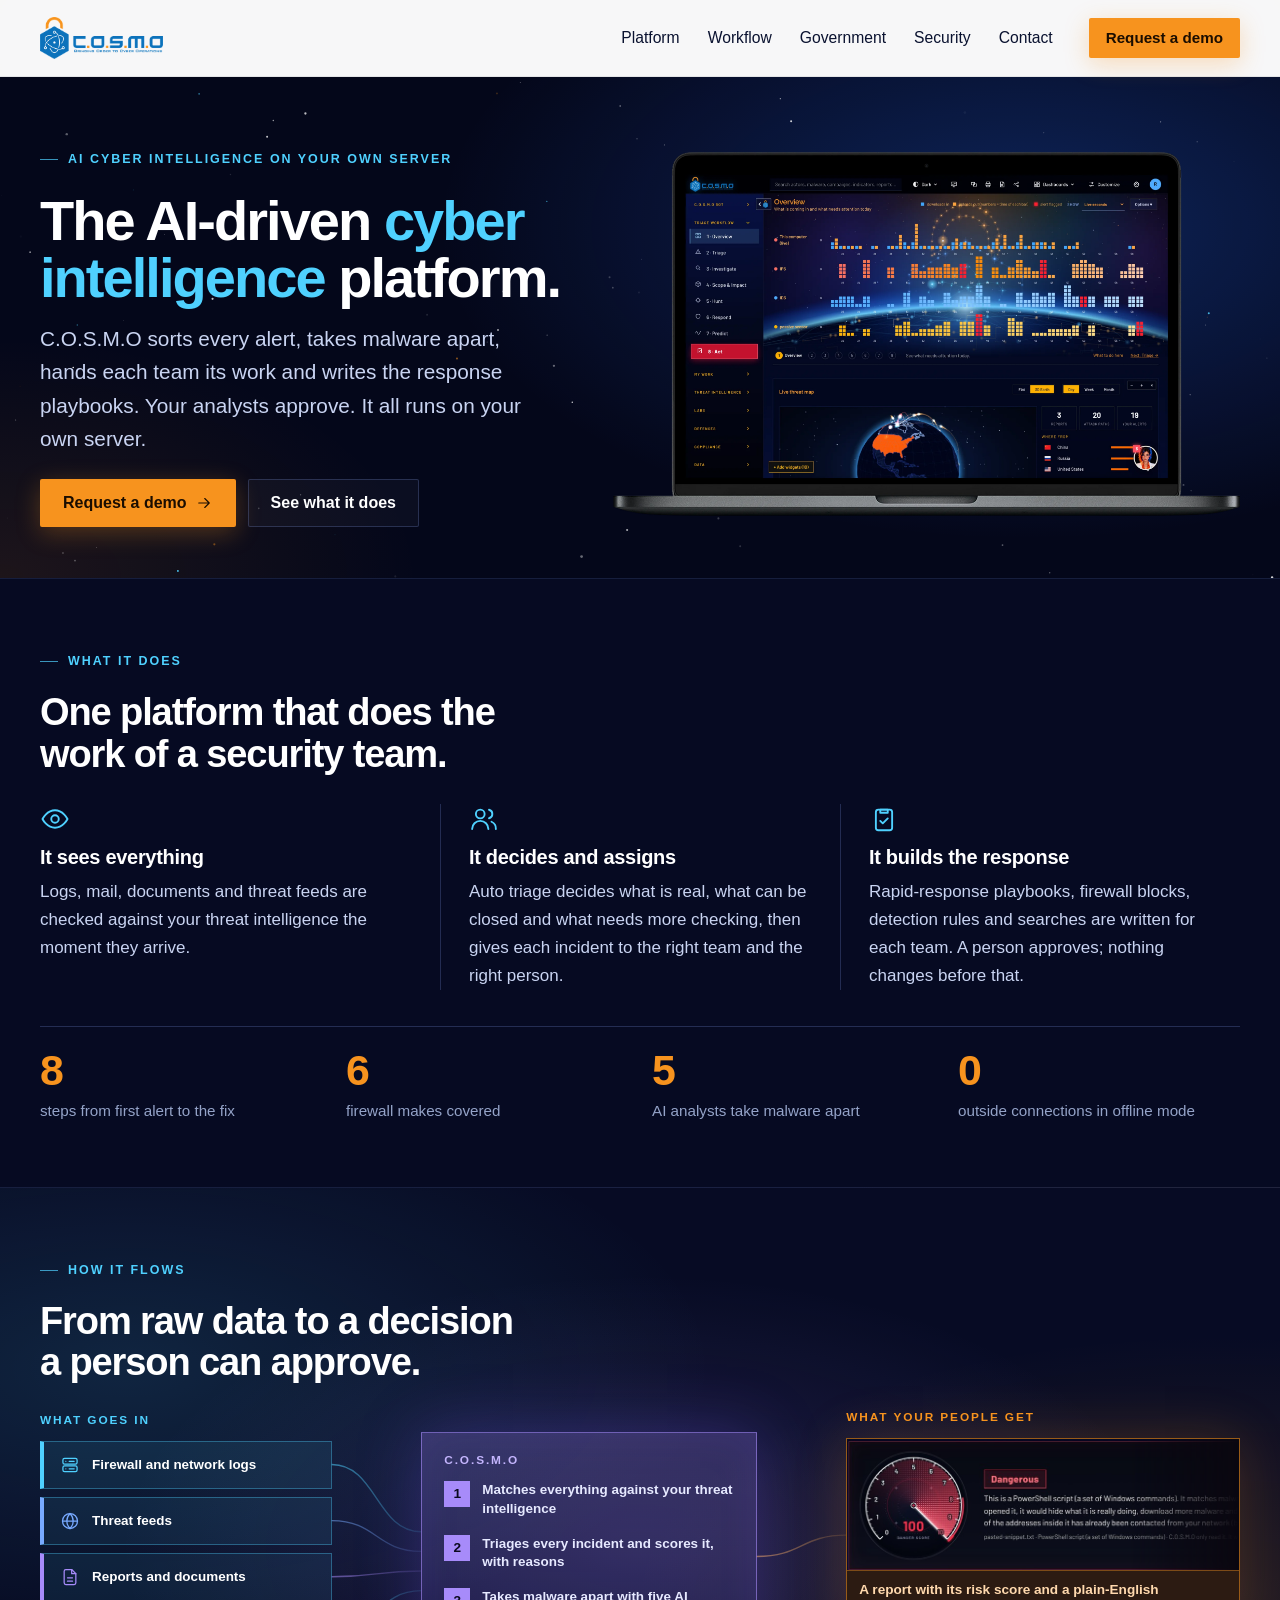
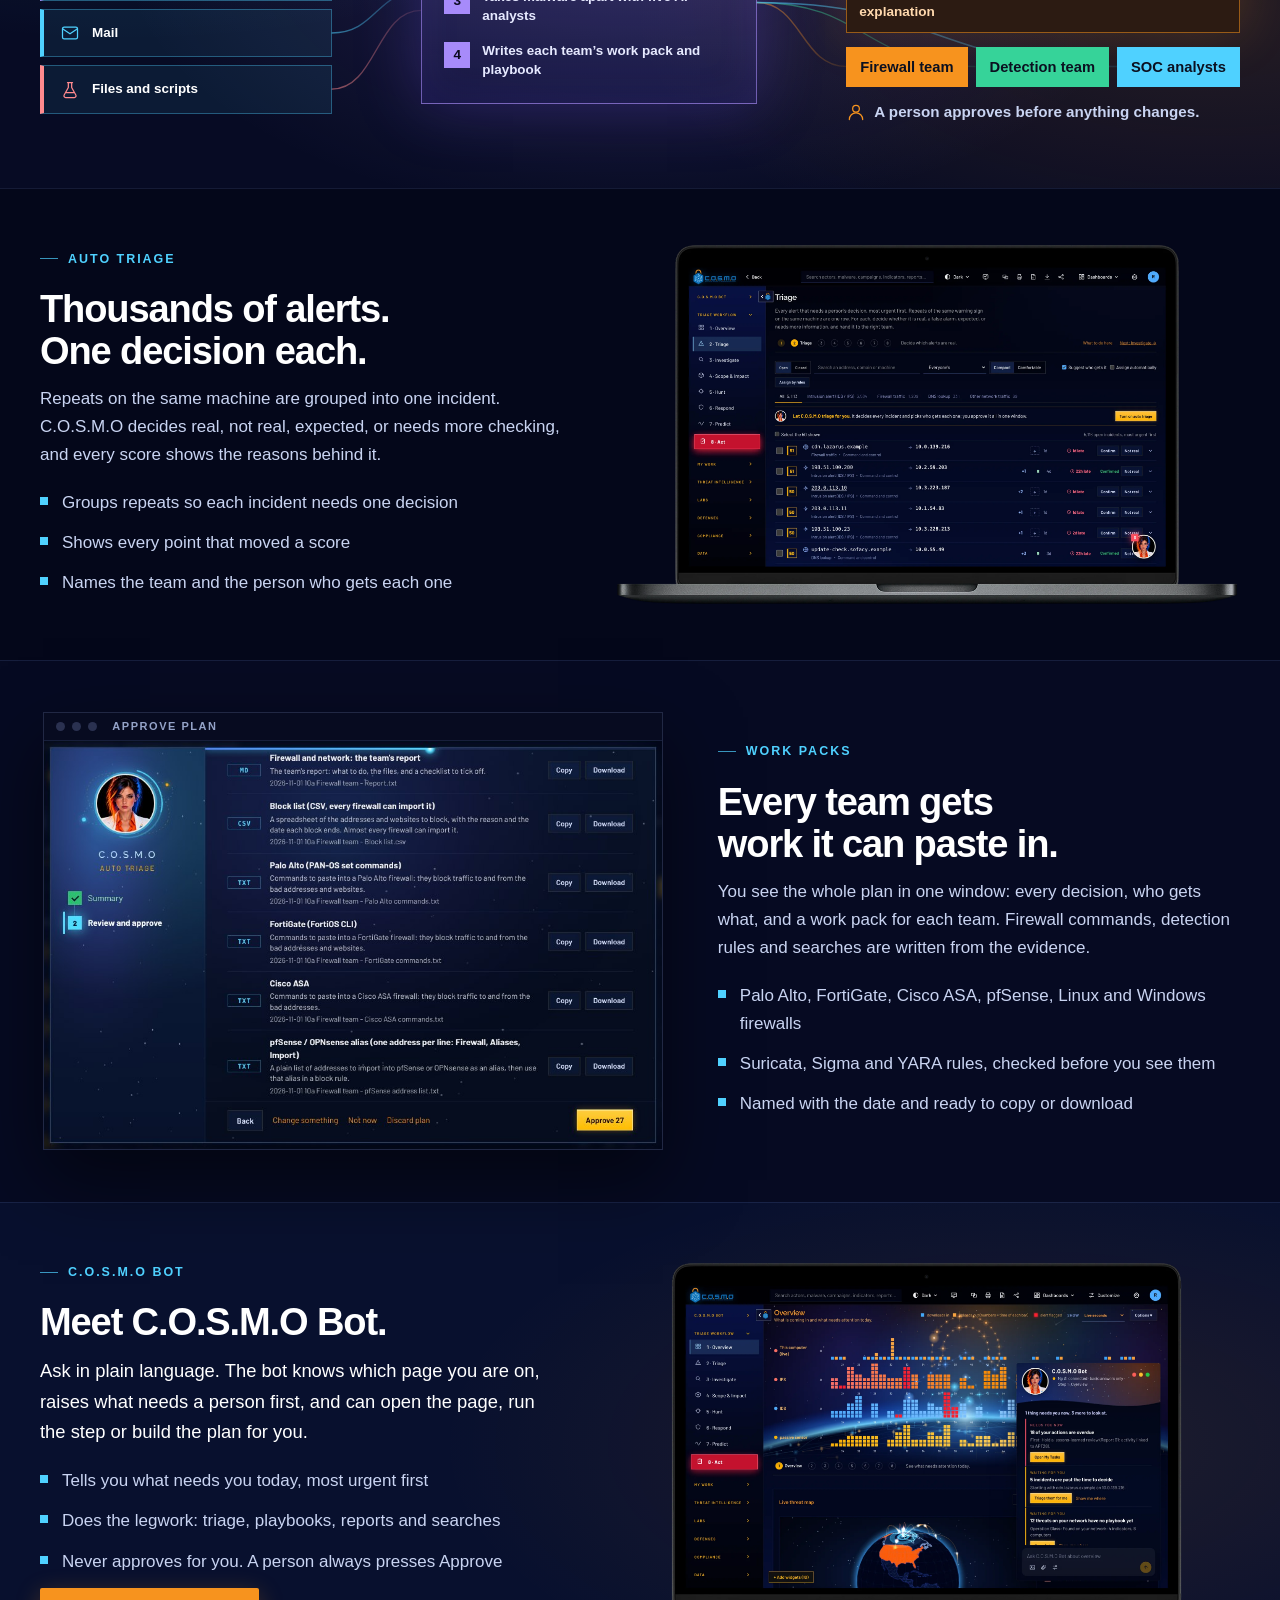
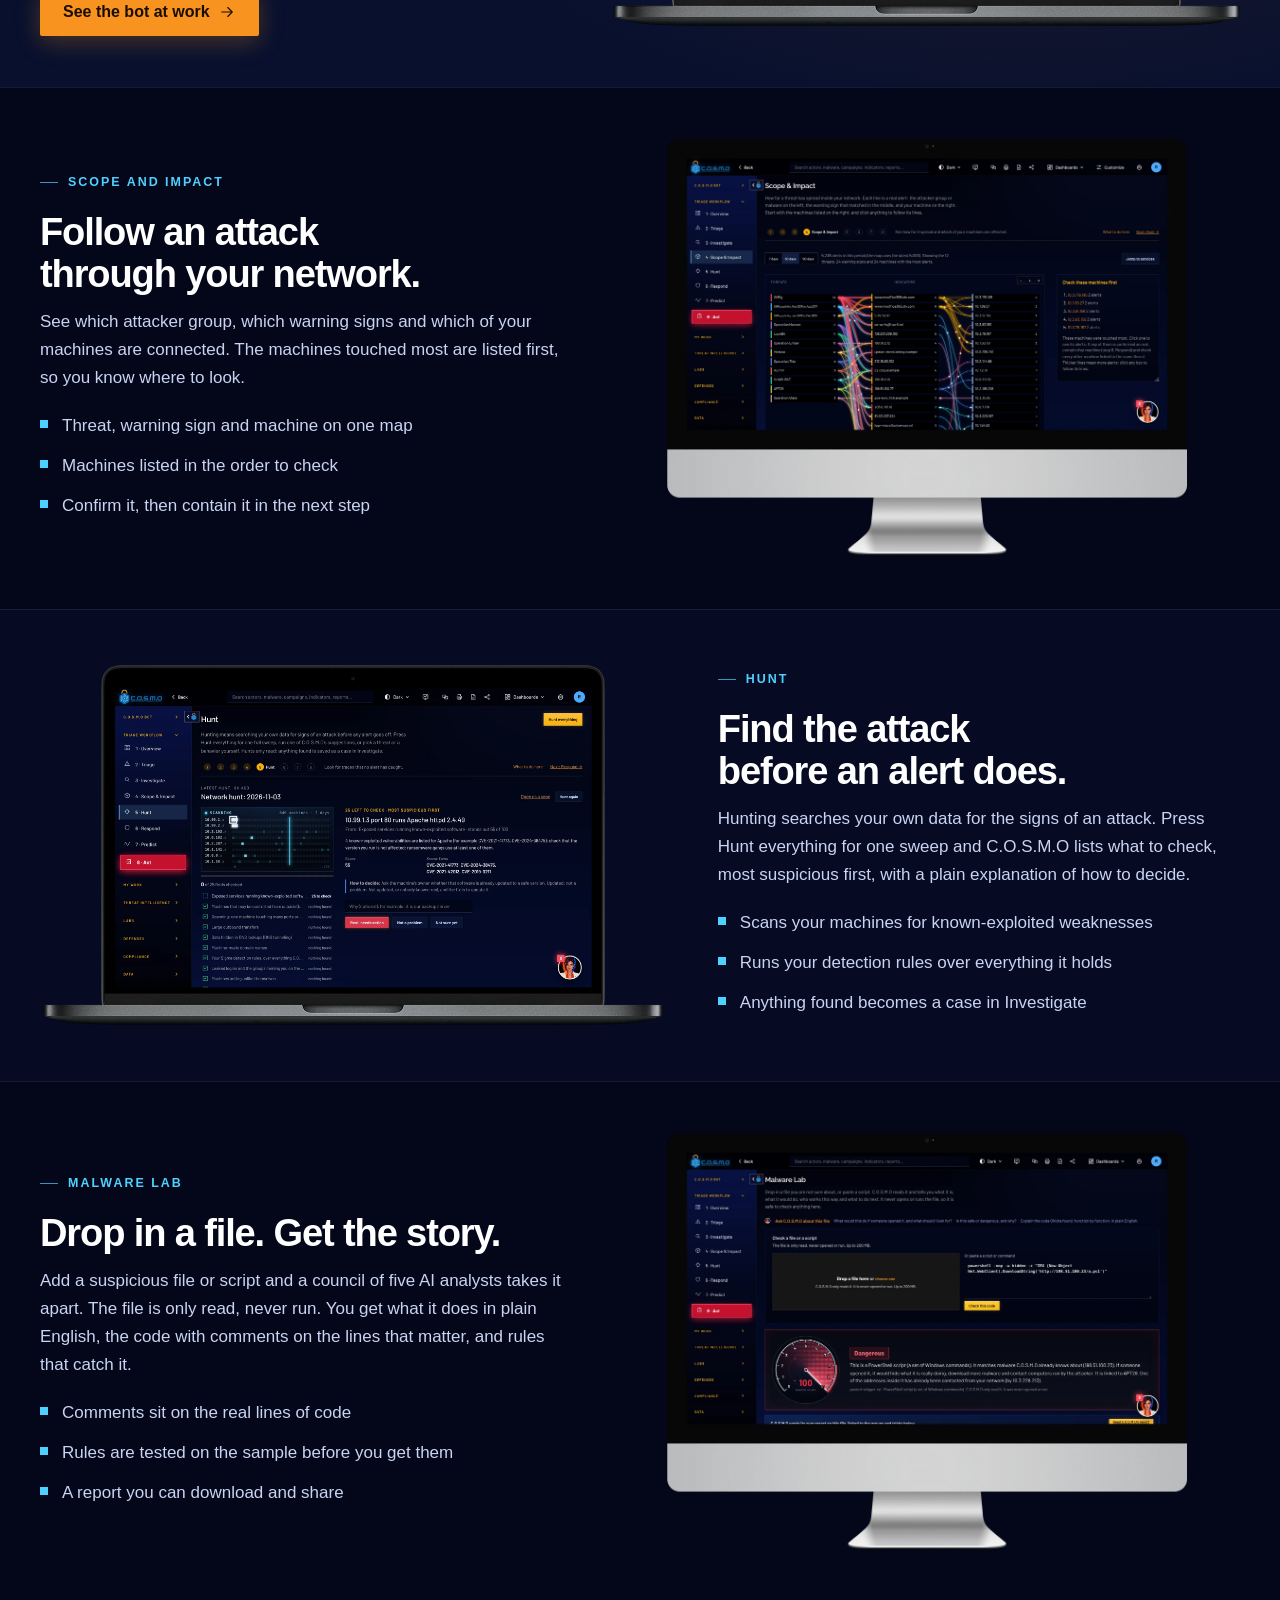
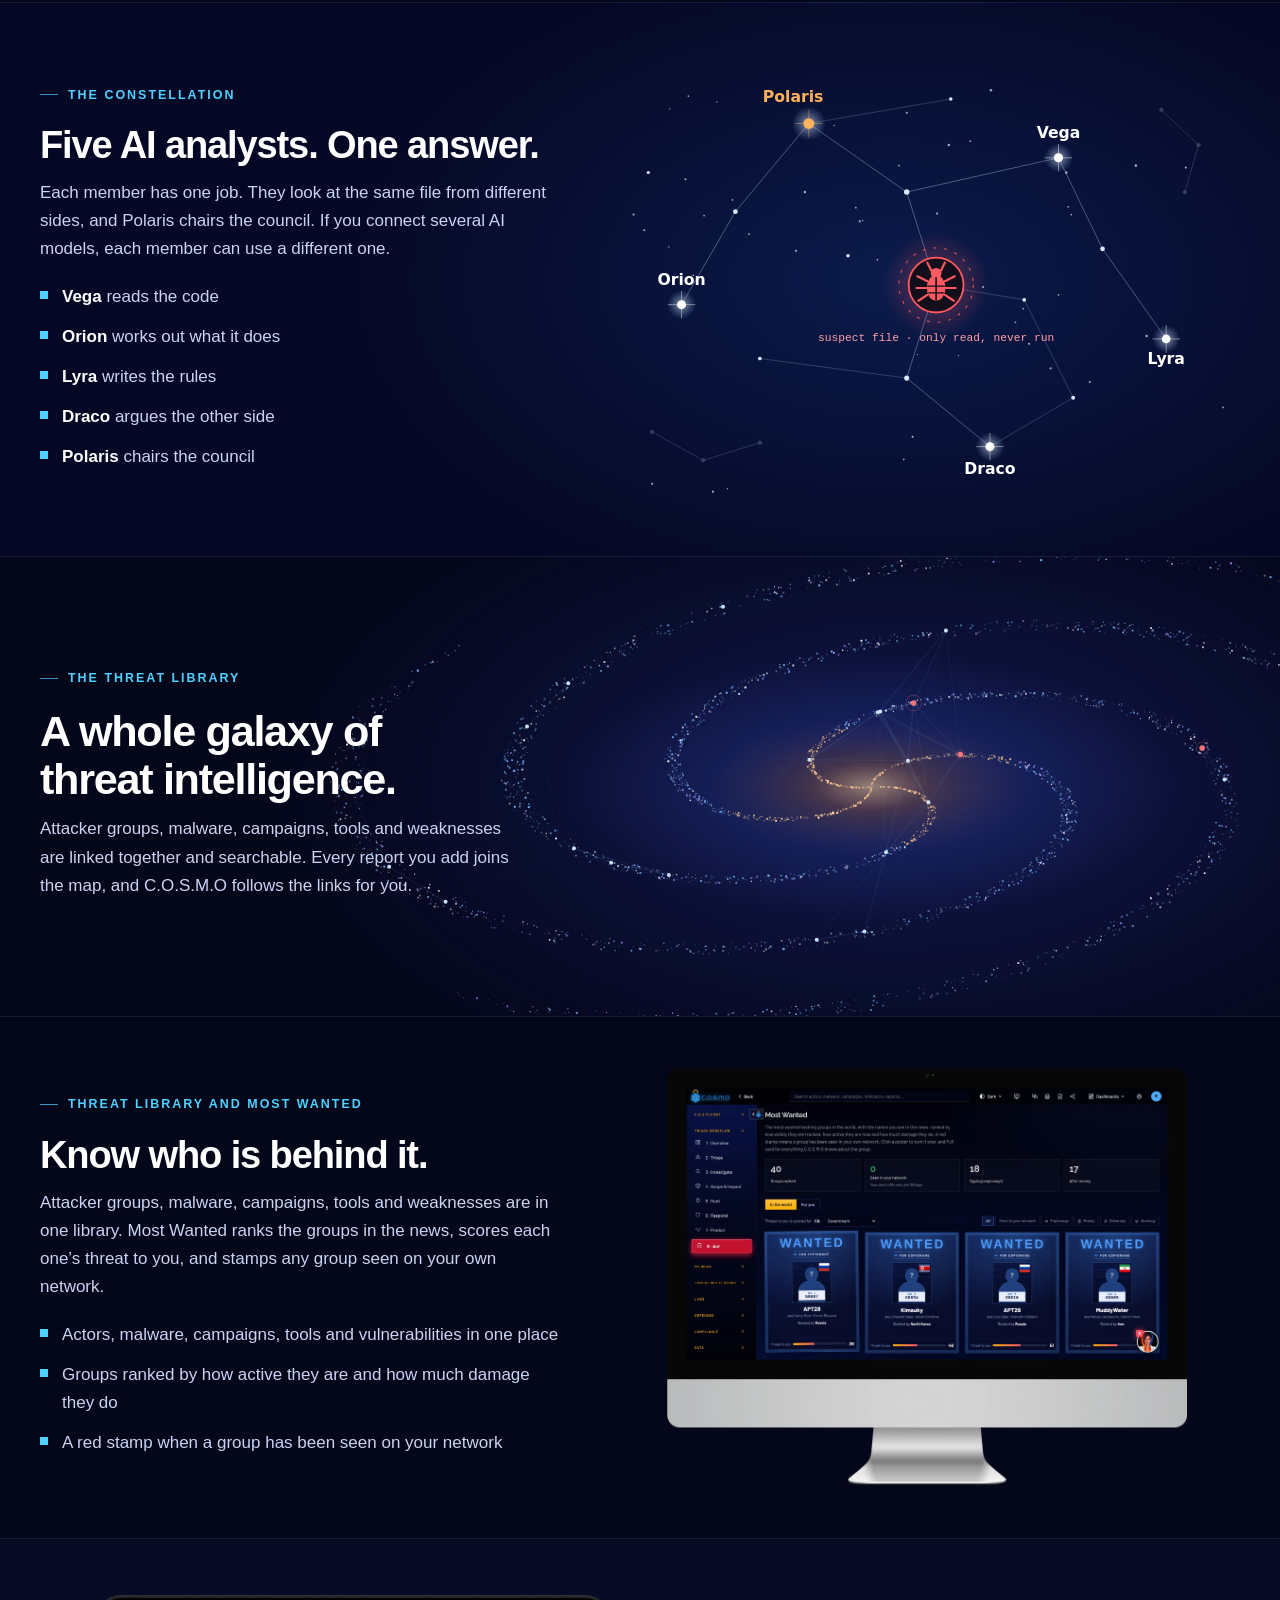
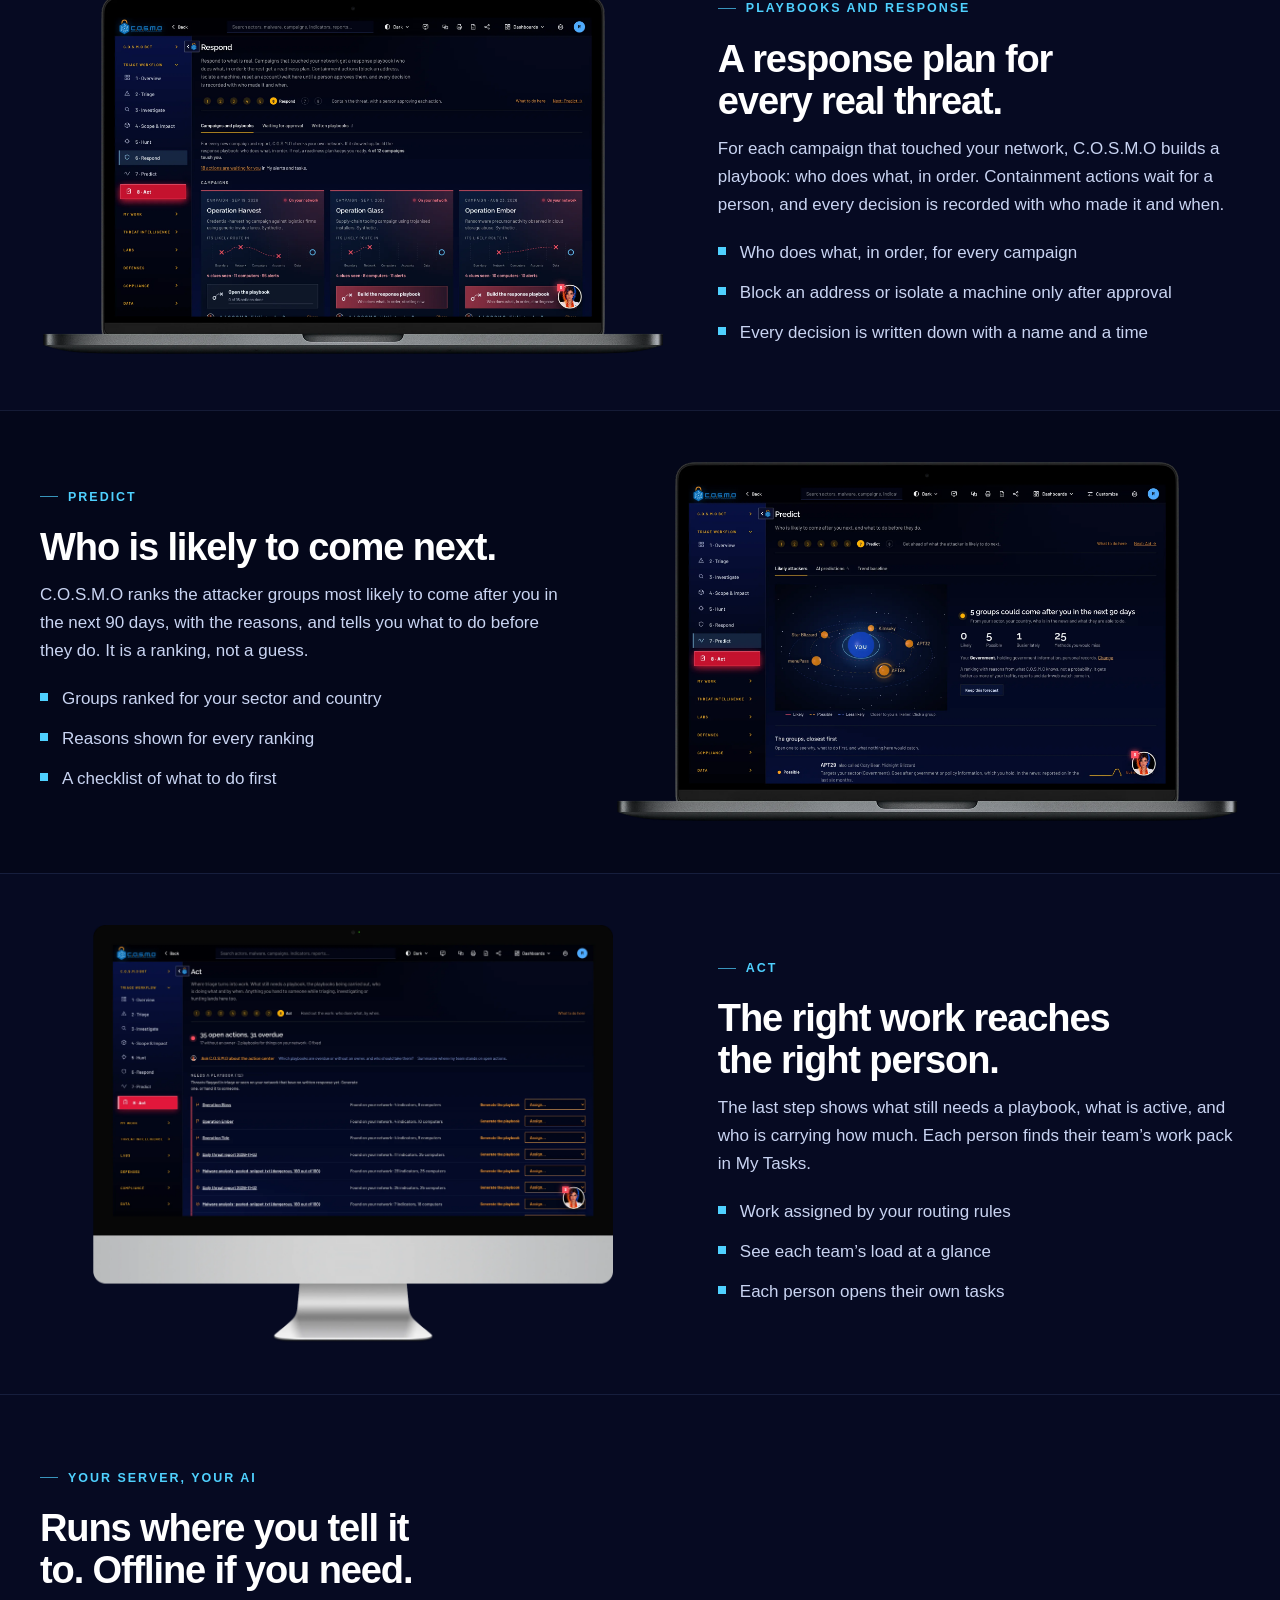
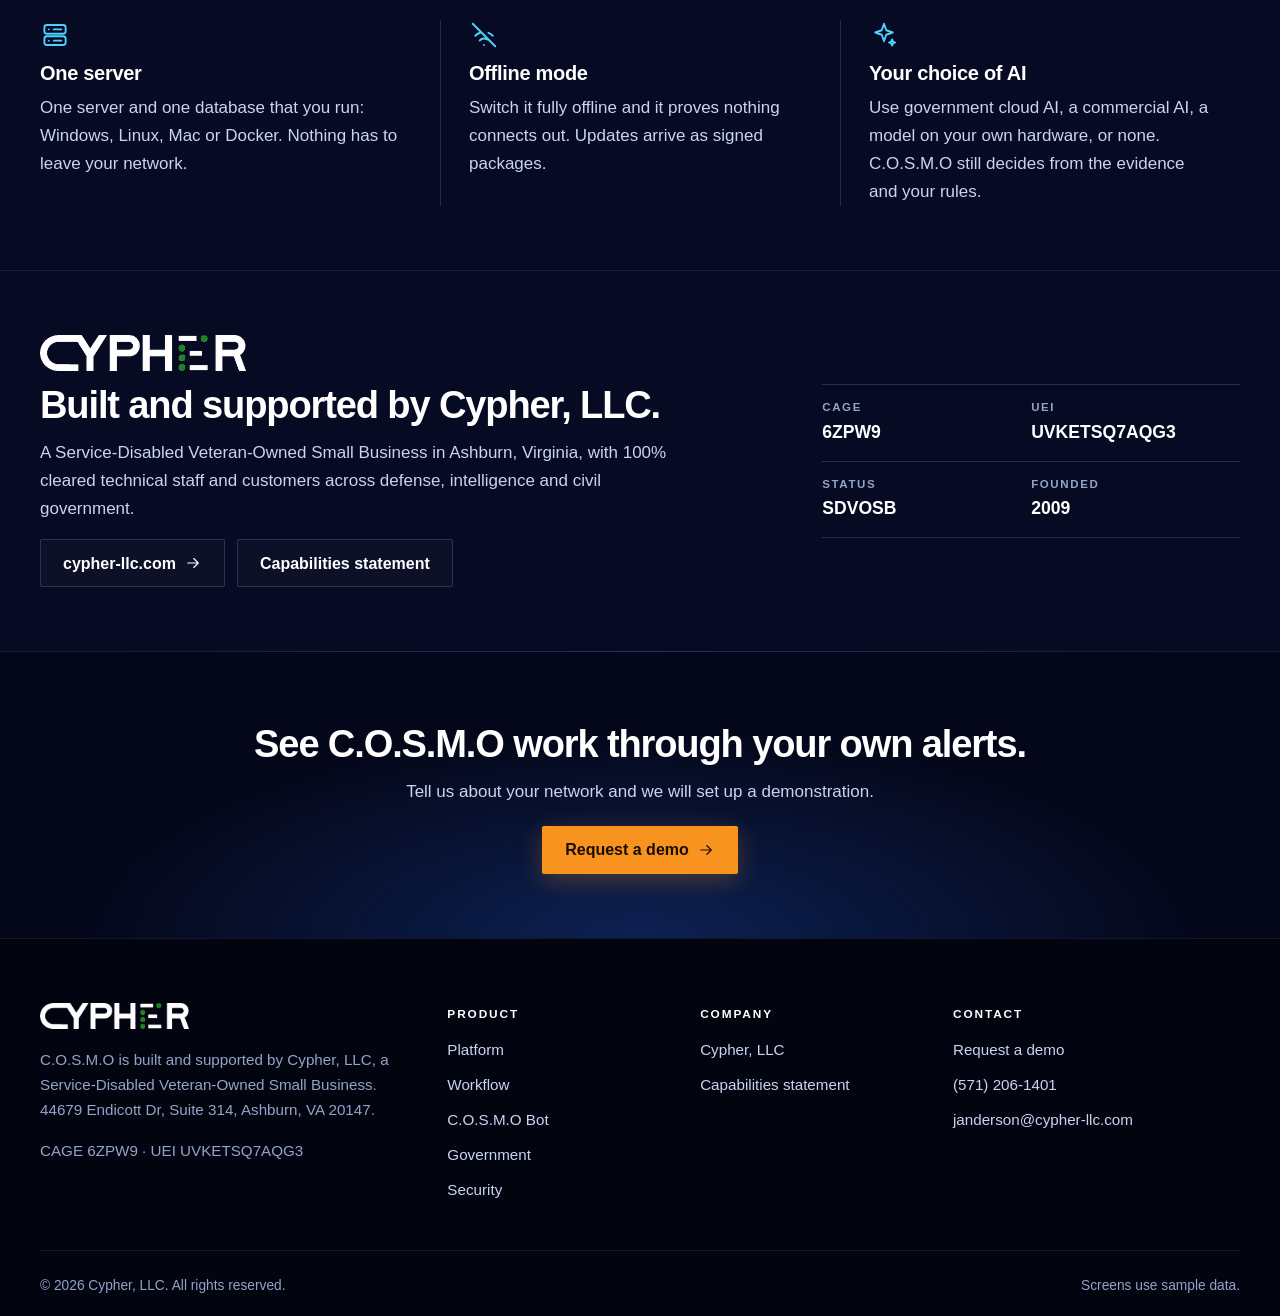
<file: index.html>
<!doctype html>
<html lang="en">
<head>
<meta charset="utf-8">
<meta name="viewport" content="width=device-width, initial-scale=1">
<title>C.O.S.M.O | The AI-driven cyber intelligence platform</title>
<meta name="description" content="C.O.S.M.O is an AI-driven cyber intelligence platform. It sorts every alert, takes malware apart, assigns work to the right teams and writes response playbooks. Analysts approve. It runs on your own server.">
<meta property="og:title" content="C.O.S.M.O | The AI-driven cyber intelligence platform">
<meta property="og:description" content="Auto triage, malware analysis, automatic assignment and rapid-response playbooks, with your analysts approving. On your own server.">
<meta property="og:image" content="https://cosmoplatform.ai/assets/img/hero-overview.jpg">
<meta name="theme-color" content="#04071a">
<link rel="icon" href="assets/img/favicon.svg" type="image/svg+xml">
<link rel="icon" href="assets/img/favicon.png" type="image/png">
<link rel="stylesheet" href="css/site.css">
<script>document.documentElement.classList.add('js')</script>
</head>
<body>
<svg width="0" height="0" style="position:absolute" aria-hidden="true"><defs><symbol id="i-grid" viewBox="0 0 24 24" fill="none" stroke="currentColor" stroke-width="1.5" stroke-linecap="round" stroke-linejoin="round"><rect x="3.5" y="3.5" width="7" height="7" rx="1.5"/><rect x="13.5" y="3.5" width="7" height="7" rx="1.5"/><rect x="3.5" y="13.5" width="7" height="7" rx="1.5"/><rect x="13.5" y="13.5" width="7" height="7" rx="1.5"/></symbol><symbol id="i-alert" viewBox="0 0 24 24" fill="none" stroke="currentColor" stroke-width="1.5" stroke-linecap="round" stroke-linejoin="round"><path d="M12 3.5 21 19.5H3z"/><path d="M12 10v4"/><path d="M12 16.8v.2"/></symbol><symbol id="i-search" viewBox="0 0 24 24" fill="none" stroke="currentColor" stroke-width="1.5" stroke-linecap="round" stroke-linejoin="round"><circle cx="11" cy="11" r="6.5"/><path d="m20 20-4.2-4.2"/></symbol><symbol id="i-cube" viewBox="0 0 24 24" fill="none" stroke="currentColor" stroke-width="1.5" stroke-linecap="round" stroke-linejoin="round"><path d="M12 3 20 7.5v9L12 21l-8-4.5v-9z"/><path d="M12 12 20 7.5M12 12v9M12 12 4 7.5"/></symbol><symbol id="i-target" viewBox="0 0 24 24" fill="none" stroke="currentColor" stroke-width="1.5" stroke-linecap="round" stroke-linejoin="round"><circle cx="12" cy="12" r="7"/><circle cx="12" cy="12" r="2.5"/><path d="M12 2v3M12 19v3M2 12h3M19 12h3"/></symbol><symbol id="i-shield" viewBox="0 0 24 24" fill="none" stroke="currentColor" stroke-width="1.5" stroke-linecap="round" stroke-linejoin="round"><path d="M12 3 19 6v6c0 4.5-3 7.6-7 9-4-1.4-7-4.5-7-9V6z"/></symbol><symbol id="i-shieldok" viewBox="0 0 24 24" fill="none" stroke="currentColor" stroke-width="1.5" stroke-linecap="round" stroke-linejoin="round"><path d="M12 3 19 6v6c0 4.5-3 7.6-7 9-4-1.4-7-4.5-7-9V6z"/><path d="m9 12 2 2 4-4"/></symbol><symbol id="i-trend" viewBox="0 0 24 24" fill="none" stroke="currentColor" stroke-width="1.5" stroke-linecap="round" stroke-linejoin="round"><path d="m3 17 6-6 4 4 8-8"/><path d="M15 7h6v6"/></symbol><symbol id="i-clip" viewBox="0 0 24 24" fill="none" stroke="currentColor" stroke-width="1.5" stroke-linecap="round" stroke-linejoin="round"><rect x="5.5" y="4.5" width="13" height="16.5" rx="2"/><path d="M9 4.5h6V7H9z"/><path d="m9 13.5 2 2 4-4"/></symbol><symbol id="i-check" viewBox="0 0 24 24" fill="none" stroke="currentColor" stroke-width="1.5" stroke-linecap="round" stroke-linejoin="round"><path d="m5 12.5 4.5 4.5L19 7.5"/></symbol><symbol id="i-arrow" viewBox="0 0 24 24" fill="none" stroke="currentColor" stroke-width="1.5" stroke-linecap="round" stroke-linejoin="round"><path d="M5 12h14M13 6l6 6-6 6"/></symbol><symbol id="i-server" viewBox="0 0 24 24" fill="none" stroke="currentColor" stroke-width="1.5" stroke-linecap="round" stroke-linejoin="round"><rect x="3.5" y="4" width="17" height="7" rx="2"/><rect x="3.5" y="13" width="17" height="7" rx="2"/><path d="M7 7.5h.01M7 16.5h.01M11 7.5h6M11 16.5h6"/></symbol><symbol id="i-lock" viewBox="0 0 24 24" fill="none" stroke="currentColor" stroke-width="1.5" stroke-linecap="round" stroke-linejoin="round"><rect x="5" y="10.5" width="14" height="10" rx="2"/><path d="M8 10.5V8a4 4 0 0 1 8 0v2.5"/><path d="M12 14.5v2.5"/></symbol><symbol id="i-unplug" viewBox="0 0 24 24" fill="none" stroke="currentColor" stroke-width="1.5" stroke-linecap="round" stroke-linejoin="round"><path d="m3 3 18 18"/><path d="M8.5 16.4a5 5 0 0 1 6-.8"/><path d="M5 12.6a10 10 0 0 1 3.8-2.4M15.5 10.3A10 10 0 0 1 19 12.6"/><path d="M12 20h.01"/></symbol><symbol id="i-file" viewBox="0 0 24 24" fill="none" stroke="currentColor" stroke-width="1.5" stroke-linecap="round" stroke-linejoin="round"><path d="M14 3H7a2 2 0 0 0-2 2v14a2 2 0 0 0 2 2h10a2 2 0 0 0 2-2V8z"/><path d="M14 3v5h5M9 13h6M9 17h6"/></symbol><symbol id="i-chat" viewBox="0 0 24 24" fill="none" stroke="currentColor" stroke-width="1.5" stroke-linecap="round" stroke-linejoin="round"><path d="M4 5h16v11H9l-5 4z"/><path d="M8 9.5h8M8 12.5h5"/></symbol><symbol id="i-globe" viewBox="0 0 24 24" fill="none" stroke="currentColor" stroke-width="1.5" stroke-linecap="round" stroke-linejoin="round"><circle cx="12" cy="12" r="9"/><path d="M3 12h18M12 3c2.5 2.6 3.8 5.6 3.8 9s-1.3 6.4-3.8 9c-2.5-2.6-3.8-5.6-3.8-9S9.5 5.6 12 3z"/></symbol><symbol id="i-book" viewBox="0 0 24 24" fill="none" stroke="currentColor" stroke-width="1.5" stroke-linecap="round" stroke-linejoin="round"><path d="M5 4.5A1.5 1.5 0 0 1 6.5 3H19v15H6.5A1.5 1.5 0 0 0 5 19.5z"/><path d="M5 19.5A1.5 1.5 0 0 0 6.5 21H19v-3"/></symbol><symbol id="i-flask" viewBox="0 0 24 24" fill="none" stroke="currentColor" stroke-width="1.5" stroke-linecap="round" stroke-linejoin="round"><path d="M9 3h6M10 3v6l-5 9a2 2 0 0 0 1.8 3h10.4a2 2 0 0 0 1.8-3l-5-9V3"/><path d="M7.5 15h9"/></symbol><symbol id="i-users" viewBox="0 0 24 24" fill="none" stroke="currentColor" stroke-width="1.5" stroke-linecap="round" stroke-linejoin="round"><circle cx="9" cy="8" r="3.5"/><path d="M2.5 20a6.5 6.5 0 0 1 13 0"/><path d="M16 4.6a3.5 3.5 0 0 1 0 6.8M18 14.2a6 6 0 0 1 3.5 5.8"/></symbol><symbol id="i-spark" viewBox="0 0 24 24" fill="none" stroke="currentColor" stroke-width="1.5" stroke-linecap="round" stroke-linejoin="round"><path d="m12 3 1.8 5.2L19 10l-5.2 1.8L12 17l-1.8-5.2L5 10l5.2-1.8z"/><path d="m18.5 15.5.7 1.8 1.8.7-1.8.7-.7 1.8-.7-1.8-1.8-.7 1.8-.7z"/></symbol><symbol id="i-key" viewBox="0 0 24 24" fill="none" stroke="currentColor" stroke-width="1.5" stroke-linecap="round" stroke-linejoin="round"><circle cx="8" cy="15" r="4"/><path d="m11 12 9-9M17 6l3 3M14.5 8.5l2 2"/></symbol><symbol id="i-layers" viewBox="0 0 24 24" fill="none" stroke="currentColor" stroke-width="1.5" stroke-linecap="round" stroke-linejoin="round"><path d="m12 3 9 5-9 5-9-5z"/><path d="m3 13 9 5 9-5"/></symbol><symbol id="i-star" viewBox="0 0 24 24" fill="none" stroke="currentColor" stroke-width="1.5" stroke-linecap="round" stroke-linejoin="round"><path d="m12 3 2.7 5.6 6.1.9-4.4 4.3 1 6.1L12 17l-5.5 2.9 1-6.1-4.4-4.3 6.1-.9z"/></symbol><symbol id="i-inbox" viewBox="0 0 24 24" fill="none" stroke="currentColor" stroke-width="1.5" stroke-linecap="round" stroke-linejoin="round"><path d="M3 13h5l2 3h4l2-3h5"/><path d="M5.5 5h13L21 13v6H3v-6z"/></symbol><symbol id="i-download" viewBox="0 0 24 24" fill="none" stroke="currentColor" stroke-width="1.5" stroke-linecap="round" stroke-linejoin="round"><path d="M12 4v11M7 10l5 5 5-5M5 20h14"/></symbol><symbol id="i-eye" viewBox="0 0 24 24" fill="none" stroke="currentColor" stroke-width="1.5" stroke-linecap="round" stroke-linejoin="round"><path d="M2 12s3.5-7 10-7 10 7 10 7-3.5 7-10 7S2 12 2 12z"/><circle cx="12" cy="12" r="3"/></symbol><symbol id="i-menu" viewBox="0 0 24 24" fill="none" stroke="currentColor" stroke-width="1.5" stroke-linecap="round" stroke-linejoin="round"><path d="M4 7h16M4 12h16M4 17h16"/></symbol><symbol id="i-cart" viewBox="0 0 24 24" fill="none" stroke="currentColor" stroke-width="1.5" stroke-linecap="round" stroke-linejoin="round"><circle cx="9" cy="20" r="1.3"/><circle cx="18" cy="20" r="1.3"/><path d="M3 4h2.5l2.2 11h11l2-8H6.5"/></symbol><symbol id="i-pin" viewBox="0 0 24 24" fill="none" stroke="currentColor" stroke-width="1.5" stroke-linecap="round" stroke-linejoin="round"><path d="M12 21s7-6.5 7-12a7 7 0 0 0-14 0c0 5.5 7 12 7 12z"/><circle cx="12" cy="9" r="2.5"/></symbol><symbol id="i-phone" viewBox="0 0 24 24" fill="none" stroke="currentColor" stroke-width="1.5" stroke-linecap="round" stroke-linejoin="round"><path d="M5 4h4l2 5-2.5 1.5a11 11 0 0 0 5 5L15 13l5 2v4a2 2 0 0 1-2 2A16 16 0 0 1 3 6a2 2 0 0 1 2-2z"/></symbol><symbol id="i-mail" viewBox="0 0 24 24" fill="none" stroke="currentColor" stroke-width="1.5" stroke-linecap="round" stroke-linejoin="round"><rect x="3" y="5" width="18" height="14" rx="2"/><path d="m3 7 9 6 9-6"/></symbol><symbol id="i-person" viewBox="0 0 24 24" fill="none" stroke="currentColor" stroke-width="1.5" stroke-linecap="round" stroke-linejoin="round"><circle cx="12" cy="8" r="4"/><path d="M4 21a8 8 0 0 1 16 0"/></symbol><symbol id="i-mask" viewBox="0 0 24 24" fill="none" stroke="currentColor" stroke-width="1.5" stroke-linecap="round" stroke-linejoin="round"><path d="M4 7c2.5-1.5 5.2-2 8-2s5.5.5 8 2c0 7-3.5 12-8 12S4 14 4 7z"/><path d="M8.5 11h2M13.5 11h2"/></symbol><symbol id="i-flag" viewBox="0 0 24 24" fill="none" stroke="currentColor" stroke-width="1.5" stroke-linecap="round" stroke-linejoin="round"><path d="M5 21V4M5 4h11l-2 4 2 4H5"/></symbol></defs></svg>
<a class="skip" href="#main">Skip to the content</a>
<header class="site-head">
  <div class="wrap">
    <a class="brand" href="index.html" aria-label="C.O.S.M.O home"><img src="assets/img/cosmo-logo.png" width="360" height="123" alt="C.O.S.M.O, Bringing Order to Cyber Operations"></a>
    <nav class="nav" aria-label="Main">
      <ul class="nav-links"><li><a href="index.html#what">Platform</a></li><li><a href="index.html#features">Workflow</a></li><li><a href="government.html">Government</a></li><li><a href="security.html">Security</a></li><li><a href="contact.html">Contact</a></li></ul>
      <a class="btn btn-primary btn-sm" href="contact.html">Request a demo</a>
      <details class="menu">
        <summary><svg aria-hidden="true"><use href="#i-menu"/></svg>Menu</summary>
        <ul><li><a href="index.html#what">Platform</a></li><li><a href="index.html#features">Workflow</a></li><li><a href="government.html">Government</a></li><li><a href="security.html">Security</a></li><li><a href="contact.html">Contact</a></li><li><a class="btn btn-primary" href="contact.html">Request a demo</a></li></ul>
      </details>
    </nav>
  </div>
</header>
<main id="main">

<section class="h-hero" aria-labelledby="hero-h">
  <canvas class="stars" aria-hidden="true"></canvas>
  <div class="wrap h-hero-grid">
    <div class="h-hero-copy">
      <span class="eyebrow">AI cyber intelligence on your own server</span>
      <h1 id="hero-h">The AI-driven <span class="accent">cyber intelligence</span> platform.</h1>
      <p class="lead">C.O.S.M.O sorts every alert, takes malware apart, hands each team its work and writes the response playbooks. Your analysts approve. It all runs on your own server.</p>
      <div class="actions"><a class="btn btn-primary" href="contact.html">Request a demo <svg aria-hidden="true"><use href="#i-arrow"/></svg></a><a class="btn btn-outline" href="#features">See what it does</a></div>
    </div>
    <div class="h-hero-media"><img src="assets/img/mock/h-overview-macbook.webp" width="2416" height="1400" alt="C.O.S.M.O Overview: live traffic, workflow steps and the threat map"></div>
  </div>
</section>

<section class="h-intro" id="what" aria-labelledby="what-h">
  <div class="wrap">
    <div class="h-head"><span class="eyebrow">What it does</span><h2 id="what-h">One platform that does the work of a security team.</h2></div>
    <div class="h-three">
      <div><svg aria-hidden="true"><use href="#i-eye"/></svg><h3>It sees everything</h3><p>Logs, mail, documents and threat feeds are checked against your threat intelligence the moment they arrive.</p></div>
      <div><svg aria-hidden="true"><use href="#i-users"/></svg><h3>It decides and assigns</h3><p>Auto triage decides what is real, what can be closed and what needs more checking, then gives each incident to the right team and the right person.</p></div>
      <div><svg aria-hidden="true"><use href="#i-clip"/></svg><h3>It builds the response</h3><p>Rapid-response playbooks, firewall blocks, detection rules and searches are written for each team. A person approves; nothing changes before that.</p></div>
    </div>
    <ul class="h-proof">
      <li><b>8</b><span>steps from first alert to the fix</span></li>
      <li><b>6</b><span>firewall makes covered</span></li>
      <li><b>5</b><span>AI analysts take malware apart</span></li>
      <li><b>0</b><span>outside connections in offline mode</span></li>
    </ul>
  </div>
</section>

<div id="features"></div>

<section class="h-flow" id="flow" aria-labelledby="flow-h">
  <div class="wrap">
    <div class="h-head"><span class="eyebrow">How it flows</span><h2 id="flow-h">From raw data to a decision a person can approve.</h2></div>
    <div class="flow" data-flow>
      <canvas class="flow-fx" aria-hidden="true"></canvas>
      <div class="flow-col flow-in">
        <h3>What goes in</h3>
        <ul>
          <li class="n1"><svg aria-hidden="true"><use href="#i-server"/></svg>Firewall and network logs</li>
          <li class="n2"><svg aria-hidden="true"><use href="#i-globe"/></svg>Threat feeds</li>
          <li class="n3"><svg aria-hidden="true"><use href="#i-file"/></svg>Reports and documents</li>
          <li class="n4"><svg aria-hidden="true"><use href="#i-mail"/></svg>Mail</li>
          <li class="n5"><svg aria-hidden="true"><use href="#i-flask"/></svg>Files and scripts</li>
        </ul>
      </div>
      <div class="flow-col flow-core">
        <h3>C.O.S.M.O</h3>
        <ol>
          <li><b>1</b><span>Matches everything against your threat intelligence</span></li>
          <li><b>2</b><span>Triages every incident and scores it, with reasons</span></li>
          <li><b>3</b><span>Takes malware apart with five AI analysts</span></li>
          <li><b>4</b><span>Writes each team&rsquo;s work pack and playbook</span></li>
        </ol>
      </div>
      <div class="flow-col flow-out">
        <h3>What your people get</h3>
        <figure class="snap"><img src="assets/img/report-snapshot.jpg" width="807" height="269" loading="lazy" alt="A C.O.S.M.O report: a danger score of 100 on the dial, rated Dangerous, with a plain-English explanation of what the file does"><figcaption>A report with its risk score and a plain-English explanation</figcaption></figure>
        <ul class="teams"><li class="t1">Firewall team</li><li class="t2">Detection team</li><li class="t3">SOC analysts</li></ul>
        <p class="appr"><svg aria-hidden="true"><use href="#i-person"/></svg>A person approves before anything changes.</p>
      </div>
    </div>
  </div>
</section>

<section class="h-row" aria-labelledby="f1">
  <div class="wrap h-grid">
    <div class="h-text">
      <span class="eyebrow">Auto triage</span>
      <h2 id="f1">Thousands of alerts. One decision each.</h2>
      <p>Repeats on the same machine are grouped into one incident. C.O.S.M.O decides real, not real, expected, or needs more checking, and every score shows the reasons behind it.</p>
      <ul class="h-ticks"><li>Groups repeats so each incident needs one decision</li><li>Shows every point that moved a score</li><li>Names the team and the person who gets each one</li></ul>
    </div>
    <div class="h-media"><img src="assets/img/mock/h-alerts-macbook.webp" width="2416" height="1400" loading="lazy" alt="C.O.S.M.O Triage: alerts ranked, with an offer to triage the whole queue"></div>
  </div>
</section>

<section class="h-row flip" aria-labelledby="f2">
  <div class="wrap h-grid">
    <div class="h-text">
      <span class="eyebrow">Work packs</span>
      <h2 id="f2">Every team gets work it can paste in.</h2>
      <p>You see the whole plan in one window: every decision, who gets what, and a work pack for each team. Firewall commands, detection rules and searches are written from the evidence.</p>
      <ul class="h-ticks"><li>Palo Alto, FortiGate, Cisco ASA, pfSense, Linux and Windows firewalls</li><li>Suricata, Sigma and YARA rules, checked before you see them</li><li>Named with the date and ready to copy or download</li></ul>
    </div>
    <div class="h-media"><figure class="win"><div class="win-bar"><i></i><i></i><i></i><span>Approve plan</span></div><img src="assets/img/bot-4-packs.jpg" width="1000" height="660" loading="lazy" alt="The approval window listing each team's firewall, rule and search files"></figure></div>
  </div>
</section>

<section class="h-bot" id="bot" aria-labelledby="bot-h">
  <div class="wrap h-grid">
    <div class="h-text">
      <span class="eyebrow">C.O.S.M.O Bot</span>
      <h2 id="bot-h">Meet C.O.S.M.O Bot.</h2>
      <p class="h-lead">Ask in plain language. The bot knows which page you are on, raises what needs a person first, and can open the page, run the step or build the plan for you.</p>
      <ul class="h-ticks"><li>Tells you what needs you today, most urgent first</li><li>Does the legwork: triage, playbooks, reports and searches</li><li>Never approves for you. A person always presses Approve</li></ul>
      <div class="actions"><a class="btn btn-primary" href="contact.html">See the bot at work <svg aria-hidden="true"><use href="#i-arrow"/></svg></a></div>
    </div>
    <div class="h-media"><img src="assets/img/mock/h-bot-macbook.webp" width="2416" height="1400" loading="lazy" alt="C.O.S.M.O Bot open on the Overview, listing what needs attention"></div>
  </div>
</section>

<section class="h-row" aria-labelledby="f4">
  <div class="wrap h-grid">
    <div class="h-text">
      <span class="eyebrow">Scope and impact</span>
      <h2 id="f4">Follow an attack through your network.</h2>
      <p>See which attacker group, which warning signs and which of your machines are connected. The machines touched most are listed first, so you know where to look.</p>
      <ul class="h-ticks"><li>Threat, warning sign and machine on one map</li><li>Machines listed in the order to check</li><li>Confirm it, then contain it in the next step</li></ul>
    </div>
    <div class="h-media"><img src="assets/img/mock/h-exposure-imac.webp" width="2200" height="1770" loading="lazy" alt="C.O.S.M.O Scope and Impact: threats, indicators and your machines joined by lines"></div>
  </div>
</section>

<section class="h-row flip" aria-labelledby="f5">
  <div class="wrap h-grid">
    <div class="h-text">
      <span class="eyebrow">Hunt</span>
      <h2 id="f5">Find the attack before an alert does.</h2>
      <p>Hunting searches your own data for the signs of an attack. Press Hunt everything for one sweep and C.O.S.M.O lists what to check, most suspicious first, with a plain explanation of how to decide.</p>
      <ul class="h-ticks"><li>Scans your machines for known-exploited weaknesses</li><li>Runs your detection rules over everything it holds</li><li>Anything found becomes a case in Investigate</li></ul>
    </div>
    <div class="h-media"><img src="assets/img/mock/h-hunt-macbook.webp" width="2416" height="1400" loading="lazy" alt="C.O.S.M.O Hunt: a network sweep with the most suspicious finds listed first"></div>
  </div>
</section>

<section class="h-row" aria-labelledby="f6">
  <div class="wrap h-grid">
    <div class="h-text">
      <span class="eyebrow">Malware Lab</span>
      <h2 id="f6">Drop in a file. Get the story.</h2>
      <p>Add a suspicious file or script and a council of five AI analysts takes it apart. The file is only read, never run. You get what it does in plain English, the code with comments on the lines that matter, and rules that catch it.</p>
      <ul class="h-ticks"><li>Comments sit on the real lines of code</li><li>Rules are tested on the sample before you get them</li><li>A report you can download and share</li></ul>
    </div>
    <div class="h-media"><img src="assets/img/mock/h-malware-lab-imac.webp" width="2200" height="1770" loading="lazy" alt="C.O.S.M.O Malware Lab"></div>
  </div>
</section>

<section class="h-constellation" id="constellation" aria-labelledby="cn-h">
  <div class="wrap h-grid">
    <div class="h-text">
      <span class="eyebrow">The Constellation</span>
      <h2 id="cn-h">Five AI analysts. One answer.</h2>
      <p>Each member has one job. They look at the same file from different sides, and Polaris chairs the council. If you connect several AI models, each member can use a different one.</p>
      <ul class="h-ticks"><li><b>Vega</b> reads the code</li><li><b>Orion</b> works out what it does</li><li><b>Lyra</b> writes the rules</li><li><b>Draco</b> argues the other side</li><li><b>Polaris</b> chairs the council</li></ul>
    </div>
    <div class="h-media">
      <svg class="cn" viewBox="0 0 640 460" role="img" aria-label="A constellation of five stars, Vega, Orion, Lyra, Draco and Polaris, joined by lines through a malware symbol at its heart">
        <defs>
          <radialGradient id="cn-glow" cx="50%" cy="50%" r="50%"><stop offset="0" stop-color="#ff5a5f" stop-opacity=".4"/><stop offset="1" stop-color="#ff5a5f" stop-opacity="0"/></radialGradient>
          <radialGradient id="cn-star" cx="50%" cy="50%" r="50%"><stop offset="0" stop-color="#fff" stop-opacity=".55"/><stop offset="1" stop-color="#9ccfff" stop-opacity="0"/></radialGradient>
        </defs>
        <g class="cn-dust" fill="#dbe9ff" opacity=".7"><circle cx="255" cy="169" r="0.7"/><circle cx="419" cy="259" r="0.9"/><circle cx="106" cy="48" r="0.7"/><circle cx="425" cy="295" r="1.1"/><circle cx="74" cy="127" r="1.1"/><circle cx="297" cy="413" r="0.9"/><circle cx="122" cy="148" r="0.9"/><circle cx="40" cy="438" r="1.1"/><circle cx="292" cy="113" r="0.9"/><circle cx="331" cy="162" r="1.1"/><circle cx="102" cy="446" r="1.1"/><circle cx="411" cy="273" r="0.9"/><circle cx="196" cy="140" r="1.3"/><circle cx="300" cy="59" r="1.1"/><circle cx="21" cy="163" r="1.1"/><circle cx="534" cy="113" r="1.3"/><circle cx="447" cy="320" r="1.1"/><circle cx="455" cy="245" r="0.9"/><circle cx="252" cy="170" r="1.1"/><circle cx="58" cy="55" r="0.7"/><circle cx="487" cy="334" r="1.1"/><circle cx="545" cy="287" r="1.3"/><circle cx="365" cy="88" r="0.9"/><circle cx="82" cy="225" r="0.9"/><circle cx="465" cy="155" r="0.9"/><circle cx="378" cy="237" r="1.1"/><circle cx="585" cy="115" r="1.1"/><circle cx="117" cy="443" r="0.7"/><circle cx="248" cy="156" r="0.9"/><circle cx="139" cy="183" r="0.9"/><circle cx="311" cy="249" r="0.7"/><circle cx="57" cy="196" r="0.7"/><circle cx="306" cy="390" r="1.1"/><circle cx="32" cy="179" r="1.1"/><circle cx="343" cy="92" r="1.3"/><circle cx="93" cy="164" r="0.9"/><circle cx="468" cy="163" r="0.9"/><circle cx="270" cy="209" r="0.9"/><circle cx="353" cy="307" r="0.7"/><circle cx="386" cy="36" r="1.3"/><circle cx="187" cy="200" r="1.1"/><circle cx="311" cy="306" r="0.7"/><circle cx="463" cy="120" r="1.3"/><circle cx="226" cy="72" r="0.7"/><circle cx="77" cy="42" r="0.9"/><circle cx="623" cy="360" r="0.9"/></g>
        <g class="cn-frag" fill="none" stroke="#cfe0ff" stroke-width=".8" opacity=".22" stroke-linecap="round"><polyline points="560,56 598,92 584,140"/><polyline points="40,385 92,414 150,396"/><circle cx="560" cy="56" r="1.8" fill="#dbe9ff"/><circle cx="598" cy="92" r="1.8" fill="#dbe9ff"/><circle cx="584" cy="140" r="1.8" fill="#dbe9ff"/><circle cx="40" cy="385" r="1.8" fill="#dbe9ff"/><circle cx="92" cy="414" r="1.8" fill="#dbe9ff"/><circle cx="150" cy="396" r="1.8" fill="#dbe9ff"/></g>
        <g class="cn-lines" fill="none" stroke="#cfe0ff" stroke-width="1" stroke-linecap="round" stroke-linejoin="round" opacity=".34">
          <polyline points="70,255 125,160 200,70 300,140 455,105 500,198 565,290"/>
          <polyline points="300,140 330,235 300,330 385,400"/>
          <polyline points="300,330 150,310" opacity=".6"/>
          <polyline points="330,235 420,250 470,350 385,400" opacity=".6"/>
          <polyline points="200,70 345,45" opacity=".6"/>
        </g>
        <g class="cn-minor" fill="#dbe9ff"><circle class="tw" style="--d:0.00s" cx="125" cy="160" r="2.4"/><circle class="tw" style="--d:0.37s" cx="300" cy="140" r="2.8"/><circle class="tw" style="--d:0.74s" cx="500" cy="198" r="2.4"/><circle class="tw" style="--d:1.11s" cx="150" cy="310" r="1.9"/><circle class="tw" style="--d:1.48s" cx="300" cy="330" r="2.6"/><circle class="tw" style="--d:1.85s" cx="240" cy="205" r="1.8"/><circle class="tw" style="--d:0.22s" cx="420" cy="250" r="1.9"/><circle class="tw" style="--d:0.59s" cx="470" cy="350" r="2.0"/><circle class="tw" style="--d:0.96s" cx="345" cy="45" r="1.8"/><circle class="tw" style="--d:1.33s" cx="36" cy="120" r="1.6"/></g>
        <g class="cn-main"><g><circle cx="200" cy="70" r="17.6" fill="url(#cn-star)"/><path d="M186 70H214M200 56V84" stroke="#ffb25c" stroke-width=".8" opacity=".55"/><circle class="tw" style="--d:0.2s" cx="200" cy="70" r="5.5" fill="#ffb25c"/></g><g><circle cx="455" cy="105" r="14.7" fill="url(#cn-star)"/><path d="M441 105H469M455 91V119" stroke="#ffffff" stroke-width=".8" opacity=".55"/><circle class="tw" style="--d:0.9s" cx="455" cy="105" r="4.6" fill="#ffffff"/></g><g><circle cx="70" cy="255" r="14.7" fill="url(#cn-star)"/><path d="M56 255H84M70 241V269" stroke="#ffffff" stroke-width=".8" opacity=".55"/><circle class="tw" style="--d:1.4s" cx="70" cy="255" r="4.6" fill="#ffffff"/></g><g><circle cx="565" cy="290" r="14.1" fill="url(#cn-star)"/><path d="M551 290H579M565 276V304" stroke="#ffffff" stroke-width=".8" opacity=".55"/><circle class="tw" style="--d:0.5s" cx="565" cy="290" r="4.4" fill="#ffffff"/></g><g><circle cx="385" cy="400" r="14.7" fill="url(#cn-star)"/><path d="M371 400H399M385 386V414" stroke="#ffffff" stroke-width=".8" opacity=".55"/><circle class="tw" style="--d:1.1s" cx="385" cy="400" r="4.6" fill="#ffffff"/></g></g>
        <g class="cn-names" font-family="Inter, system-ui, sans-serif" font-weight="700" font-size="16" fill="#fff" text-anchor="middle"><text x="184" y="48" fill="#ffb25c">Polaris</text><text x="455" y="85">Vega</text><text x="70" y="235">Orion</text><text x="565" y="316">Lyra</text><text x="385" y="428">Draco</text></g>
        <g class="cn-bug" transform="translate(330 235)">
          <circle r="54" fill="url(#cn-glow)"/>
          <circle class="cn-ring" r="38" fill="none" stroke="#ff5a5f" stroke-width="1.2" stroke-dasharray="3 8" opacity=".8"/>
          <circle r="28" fill="#120e1c" stroke="#ff5a5f" stroke-width="1.8"/>
          <g fill="none" stroke="#ff5a5f" stroke-width="2.2" stroke-linecap="round" stroke-linejoin="round"><path d="M-5 -15 -9 -23M5 -15 9 -23"/><path d="M-9 -4-19 -9M-10 3-20 3M-9 10-18 16M9 -4 19 -9M10 3 20 3M9 10 18 16"/></g>
          <ellipse cx="0" cy="3" rx="9.5" ry="13" fill="#ff5a5f"/><circle cx="0" cy="-12" r="5.5" fill="#ff5a5f"/>
          <path d="M0 -8V16" stroke="#120e1c" stroke-width="1.6"/><path d="M-9 1H9M-8 8H8" stroke="#120e1c" stroke-width="1.4"/>
        </g>
        <text x="330" y="292" text-anchor="middle" font-family="ui-monospace, Menlo, monospace" font-size="11.5" fill="#ff9da0">suspect file · only read, never run</text>
      </svg>
    </div>
  </div>
</section>

<section class="h-galaxy" id="galaxy" aria-labelledby="gx-h">
  <canvas class="galaxy" aria-hidden="true"></canvas>
  <div class="wrap">
    <div class="h-text">
      <span class="eyebrow">The threat library</span>
      <h2 id="gx-h">A whole galaxy of threat intelligence.</h2>
      <p>Attacker groups, malware, campaigns, tools and weaknesses are linked together and searchable. Every report you add joins the map, and C.O.S.M.O follows the links for you.</p>
    </div>
  </div>
</section>

<section class="h-row" aria-labelledby="f8">
  <div class="wrap h-grid">
    <div class="h-text">
      <span class="eyebrow">Threat library and Most Wanted</span>
      <h2 id="f8">Know who is behind it.</h2>
      <p>Attacker groups, malware, campaigns, tools and weaknesses are in one library. Most Wanted ranks the groups in the news, scores each one&rsquo;s threat to you, and stamps any group seen on your own network.</p>
      <ul class="h-ticks"><li>Actors, malware, campaigns, tools and vulnerabilities in one place</li><li>Groups ranked by how active they are and how much damage they do</li><li>A red stamp when a group has been seen on your network</li></ul>
    </div>
    <div class="h-media"><img src="assets/img/mock/h-wanted-imac.webp" width="2200" height="1770" loading="lazy" alt="C.O.S.M.O Most Wanted: attacker groups ranked on wanted posters, with a threat score for you"></div>
  </div>
</section>

<section class="h-row flip" aria-labelledby="f9">
  <div class="wrap h-grid">
    <div class="h-text">
      <span class="eyebrow">Playbooks and response</span>
      <h2 id="f9">A response plan for every real threat.</h2>
      <p>For each campaign that touched your network, C.O.S.M.O builds a playbook: who does what, in order. Containment actions wait for a person, and every decision is recorded with who made it and when.</p>
      <ul class="h-ticks"><li>Who does what, in order, for every campaign</li><li>Block an address or isolate a machine only after approval</li><li>Every decision is written down with a name and a time</li></ul>
    </div>
    <div class="h-media"><img src="assets/img/mock/h-respond-macbook.webp" width="2416" height="1400" loading="lazy" alt="C.O.S.M.O Respond: campaigns with a response playbook for each"></div>
  </div>
</section>

<section class="h-row" aria-labelledby="f10">
  <div class="wrap h-grid">
    <div class="h-text">
      <span class="eyebrow">Predict</span>
      <h2 id="f10">Who is likely to come next.</h2>
      <p>C.O.S.M.O ranks the attacker groups most likely to come after you in the next 90 days, with the reasons, and tells you what to do before they do. It is a ranking, not a guess.</p>
      <ul class="h-ticks"><li>Groups ranked for your sector and country</li><li>Reasons shown for every ranking</li><li>A checklist of what to do first</li></ul>
    </div>
    <div class="h-media"><img src="assets/img/mock/h-predictive-macbook.webp" width="2416" height="1400" loading="lazy" alt="C.O.S.M.O Predict: the groups most likely to come next"></div>
  </div>
</section>

<section class="h-row flip" aria-labelledby="f11">
  <div class="wrap h-grid">
    <div class="h-text">
      <span class="eyebrow">Act</span>
      <h2 id="f11">The right work reaches the right person.</h2>
      <p>The last step shows what still needs a playbook, what is active, and who is carrying how much. Each person finds their team&rsquo;s work pack in My Tasks.</p>
      <ul class="h-ticks"><li>Work assigned by your routing rules</li><li>See each team&rsquo;s load at a glance</li><li>Each person opens their own tasks</li></ul>
    </div>
    <div class="h-media"><img src="assets/img/mock/h-act-imac.webp" width="2200" height="1770" loading="lazy" alt="C.O.S.M.O Act: needs-a-playbook queue, active playbooks and team workload"></div>
  </div>
</section>

<section class="h-runs" id="runs" aria-labelledby="runs-h">
  <div class="wrap">
    <div class="h-head"><span class="eyebrow">Your server, your AI</span><h2 id="runs-h">Runs where you tell it to. Offline if you need.</h2></div>
    <div class="h-three">
      <div><svg aria-hidden="true"><use href="#i-server"/></svg><h3>One server</h3><p>One server and one database that you run: Windows, Linux, Mac or Docker. Nothing has to leave your network.</p></div>
      <div><svg aria-hidden="true"><use href="#i-unplug"/></svg><h3>Offline mode</h3><p>Switch it fully offline and it proves nothing connects out. Updates arrive as signed packages.</p></div>
      <div><svg aria-hidden="true"><use href="#i-spark"/></svg><h3>Your choice of AI</h3><p>Use government cloud AI, a commercial AI, a model on your own hardware, or none. C.O.S.M.O still decides from the evidence and your rules.</p></div>
    </div>
  </div>
</section>

<section class="h-cypher" aria-labelledby="cy-h">
  <div class="wrap h-cypher-grid">
    <div>
      <a href="https://cypher-llc.com/"><img class="logo" src="assets/img/cypher-logo-white.png" width="400" height="70" alt="Cypher, LLC"></a>
      <h2 id="cy-h">Built and supported by Cypher, LLC.</h2>
      <p>A Service-Disabled Veteran-Owned Small Business in Ashburn, Virginia, with 100% cleared technical staff and customers across defense, intelligence and civil government.</p>
      <div class="actions"><a class="btn btn-outline" href="https://cypher-llc.com/">cypher-llc.com <svg aria-hidden="true"><use href="#i-arrow"/></svg></a><a class="btn btn-outline" href="https://cypher-llc.com/capabilities.html">Capabilities statement</a></div>
    </div>
    <dl class="h-facts"><div><dt>CAGE</dt><dd>6ZPW9</dd></div><div><dt>UEI</dt><dd>UVKETSQ7AQG3</dd></div><div><dt>Status</dt><dd>SDVOSB</dd></div><div><dt>Founded</dt><dd>2009</dd></div></dl>
  </div>
</section>

<section class="h-cta" aria-labelledby="cta-h">
  <div class="wrap">
    <h2 id="cta-h">See C.O.S.M.O work through your own alerts.</h2>
    <p>Tell us about your network and we will set up a demonstration.</p>
    <div class="actions"><a class="btn btn-primary" href="contact.html">Request a demo <svg aria-hidden="true"><use href="#i-arrow"/></svg></a></div>
  </div>
</section>

</main>

<footer class="site-foot">
  <div class="wrap">
    <div class="foot-grid">
      <div>
        <a href="https://cypher-llc.com/"><img class="logo" src="assets/img/cypher-logo-white.png" width="400" height="70" alt="Cypher, LLC"></a>
        <p>C.O.S.M.O is built and supported by Cypher, LLC, a Service-Disabled Veteran-Owned Small Business. 44679 Endicott Dr, Suite 314, Ashburn, VA 20147.</p>
        <p>CAGE 6ZPW9 &middot; UEI UVKETSQ7AQG3</p>
      </div>
      <div>
        <h2>Product</h2>
        <ul>
          <li><a href="index.html#what">Platform</a></li>
          <li><a href="index.html#features">Workflow</a></li>
          <li><a href="index.html#bot">C.O.S.M.O Bot</a></li>
          <li><a href="government.html">Government</a></li>
          <li><a href="security.html">Security</a></li>
        </ul>
      </div>
      <div>
        <h2>Company</h2>
        <ul>
          <li><a href="https://cypher-llc.com/">Cypher, LLC</a></li>
          <li><a href="https://cypher-llc.com/capabilities.html">Capabilities statement</a></li>
        </ul>
      </div>
      <div>
        <h2>Contact</h2>
        <ul>
          <li><a href="contact.html">Request a demo</a></li>
          <li><a href="tel:+15712061401">(571) 206-1401</a></li>
          <li><a href="mailto:janderson@cypher-llc.com">janderson@cypher-llc.com</a></li>
        </ul>
      </div>
    </div>
    <div class="foot-base">
      <span>&copy; <span data-year>2026</span> Cypher, LLC. All rights reserved.</span>
      <span>Screens use sample data.</span>
    </div>
  </div>
</footer>
<script src="js/site.js" defer></script>
<script src="js/fx.js" defer></script>
</body>
</html>
</file>
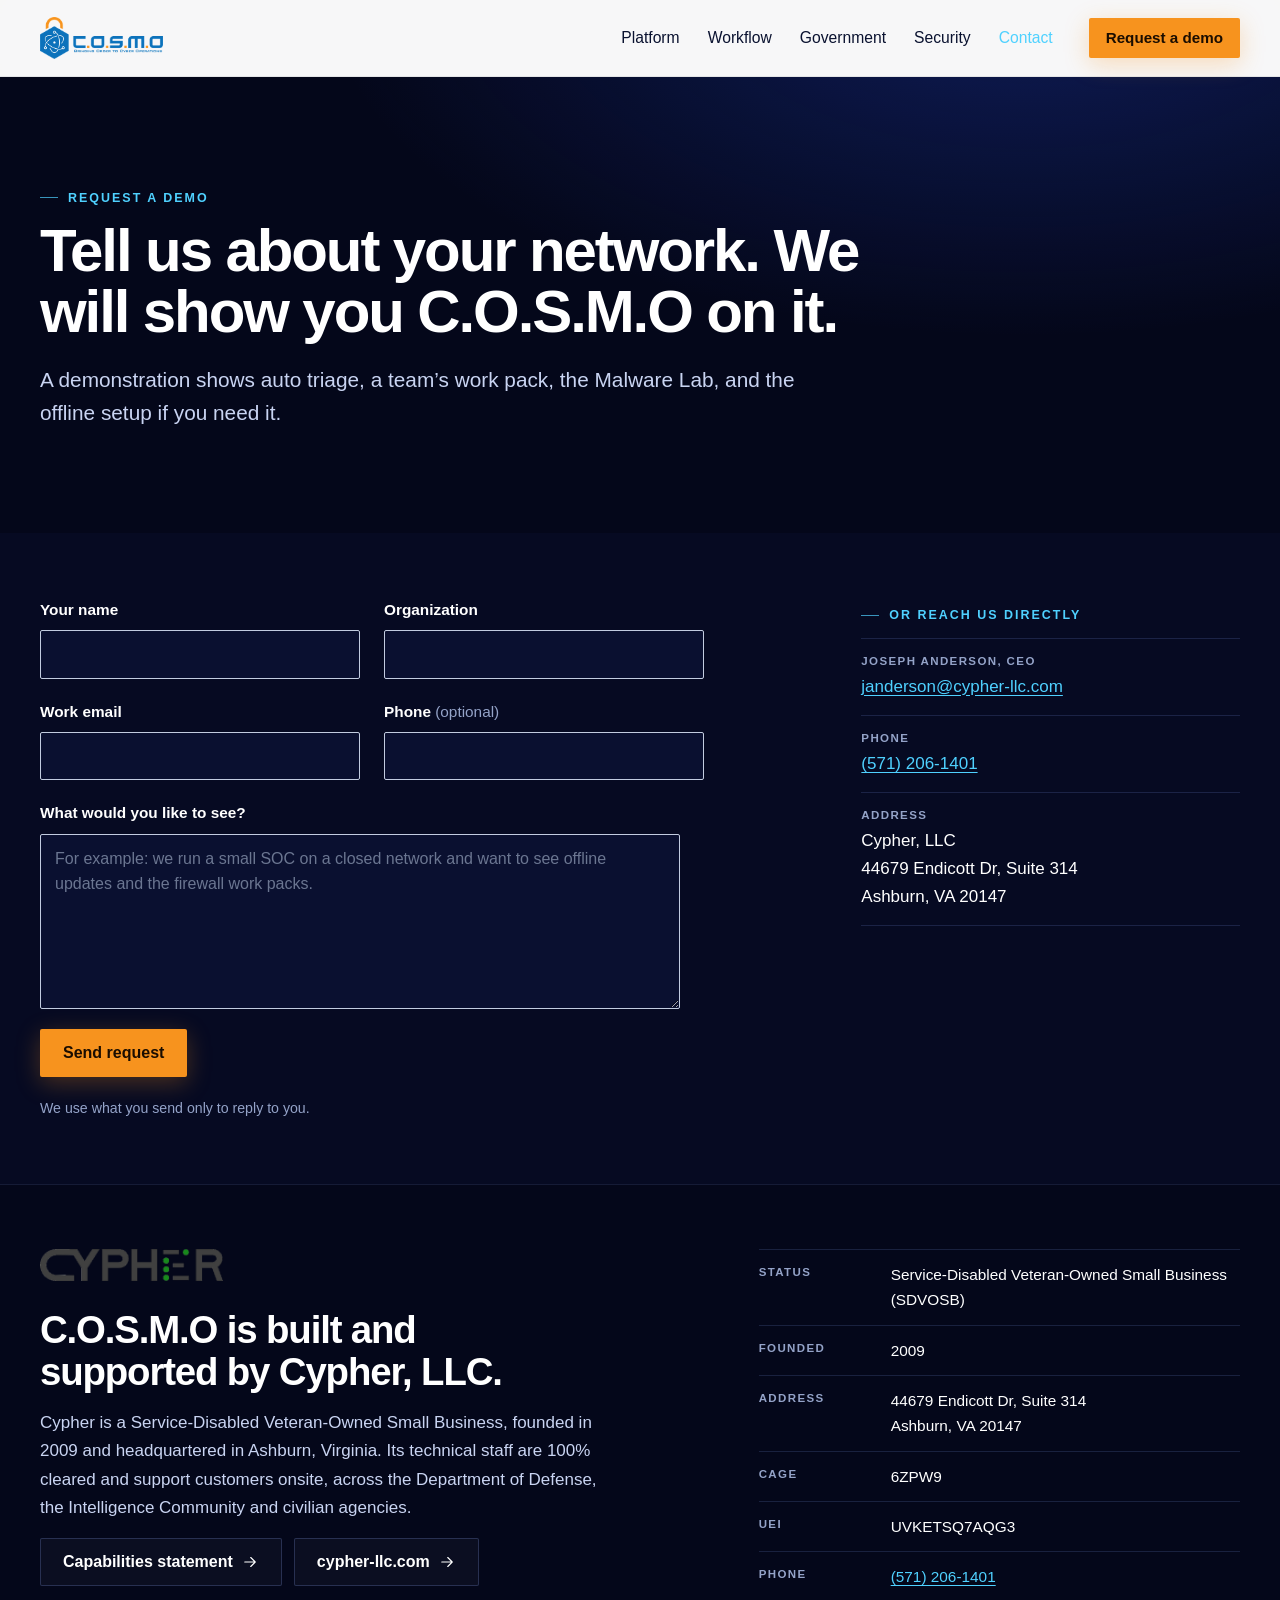
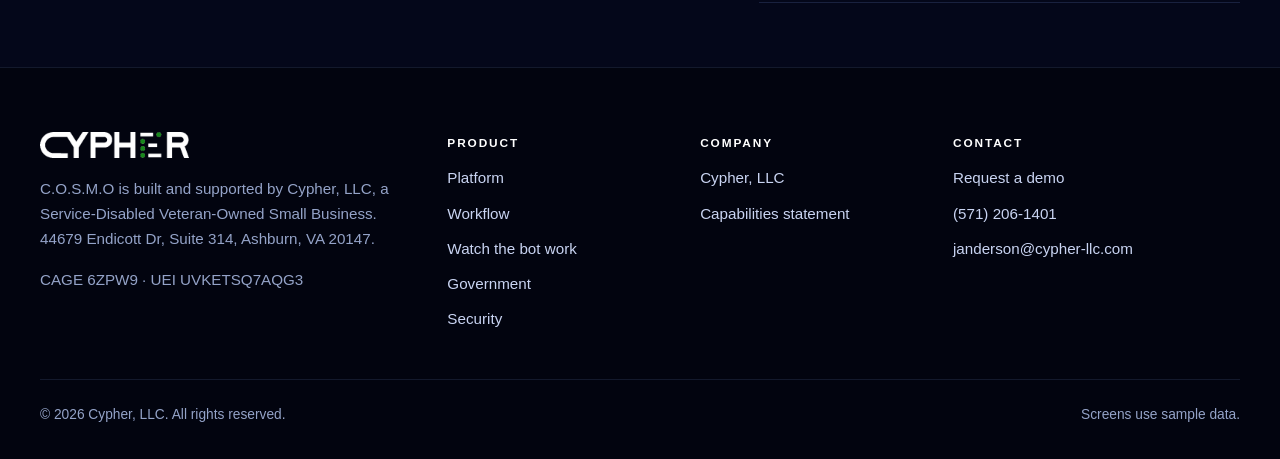
<file: contact.html>
<!doctype html>
<html lang="en">
<head>
<meta charset="utf-8">
<meta name="viewport" content="width=device-width, initial-scale=1">
<title>Request a demo | C.O.S.M.O</title>
<meta name="description" content="Request a demo of C.O.S.M.O from Cypher, LLC, an SDVOSB in Ashburn, Virginia.">
<meta property="og:title" content="Request a demo | C.O.S.M.O">
<meta property="og:description" content="Request a demo of C.O.S.M.O from Cypher, LLC, an SDVOSB in Ashburn, Virginia.">
<meta property="og:image" content="https://cosmoplatform.ai/assets/img/hero-overview.jpg">
<meta name="theme-color" content="#04071a">
<link rel="icon" href="assets/img/favicon.svg" type="image/svg+xml">
<link rel="icon" href="assets/img/favicon.png" type="image/png">
<link rel="stylesheet" href="css/site.css">
<script>document.documentElement.classList.add('js')</script>
</head>
<body>
<svg width="0" height="0" style="position:absolute" aria-hidden="true"><defs><symbol id="i-grid" viewBox="0 0 24 24" fill="none" stroke="currentColor" stroke-width="1.5" stroke-linecap="round" stroke-linejoin="round"><rect x="3.5" y="3.5" width="7" height="7" rx="1.5"/><rect x="13.5" y="3.5" width="7" height="7" rx="1.5"/><rect x="3.5" y="13.5" width="7" height="7" rx="1.5"/><rect x="13.5" y="13.5" width="7" height="7" rx="1.5"/></symbol><symbol id="i-alert" viewBox="0 0 24 24" fill="none" stroke="currentColor" stroke-width="1.5" stroke-linecap="round" stroke-linejoin="round"><path d="M12 3.5 21 19.5H3z"/><path d="M12 10v4"/><path d="M12 16.8v.2"/></symbol><symbol id="i-search" viewBox="0 0 24 24" fill="none" stroke="currentColor" stroke-width="1.5" stroke-linecap="round" stroke-linejoin="round"><circle cx="11" cy="11" r="6.5"/><path d="m20 20-4.2-4.2"/></symbol><symbol id="i-cube" viewBox="0 0 24 24" fill="none" stroke="currentColor" stroke-width="1.5" stroke-linecap="round" stroke-linejoin="round"><path d="M12 3 20 7.5v9L12 21l-8-4.5v-9z"/><path d="M12 12 20 7.5M12 12v9M12 12 4 7.5"/></symbol><symbol id="i-target" viewBox="0 0 24 24" fill="none" stroke="currentColor" stroke-width="1.5" stroke-linecap="round" stroke-linejoin="round"><circle cx="12" cy="12" r="7"/><circle cx="12" cy="12" r="2.5"/><path d="M12 2v3M12 19v3M2 12h3M19 12h3"/></symbol><symbol id="i-shield" viewBox="0 0 24 24" fill="none" stroke="currentColor" stroke-width="1.5" stroke-linecap="round" stroke-linejoin="round"><path d="M12 3 19 6v6c0 4.5-3 7.6-7 9-4-1.4-7-4.5-7-9V6z"/></symbol><symbol id="i-shieldok" viewBox="0 0 24 24" fill="none" stroke="currentColor" stroke-width="1.5" stroke-linecap="round" stroke-linejoin="round"><path d="M12 3 19 6v6c0 4.5-3 7.6-7 9-4-1.4-7-4.5-7-9V6z"/><path d="m9 12 2 2 4-4"/></symbol><symbol id="i-trend" viewBox="0 0 24 24" fill="none" stroke="currentColor" stroke-width="1.5" stroke-linecap="round" stroke-linejoin="round"><path d="m3 17 6-6 4 4 8-8"/><path d="M15 7h6v6"/></symbol><symbol id="i-clip" viewBox="0 0 24 24" fill="none" stroke="currentColor" stroke-width="1.5" stroke-linecap="round" stroke-linejoin="round"><rect x="5.5" y="4.5" width="13" height="16.5" rx="2"/><path d="M9 4.5h6V7H9z"/><path d="m9 13.5 2 2 4-4"/></symbol><symbol id="i-check" viewBox="0 0 24 24" fill="none" stroke="currentColor" stroke-width="1.5" stroke-linecap="round" stroke-linejoin="round"><path d="m5 12.5 4.5 4.5L19 7.5"/></symbol><symbol id="i-arrow" viewBox="0 0 24 24" fill="none" stroke="currentColor" stroke-width="1.5" stroke-linecap="round" stroke-linejoin="round"><path d="M5 12h14M13 6l6 6-6 6"/></symbol><symbol id="i-server" viewBox="0 0 24 24" fill="none" stroke="currentColor" stroke-width="1.5" stroke-linecap="round" stroke-linejoin="round"><rect x="3.5" y="4" width="17" height="7" rx="2"/><rect x="3.5" y="13" width="17" height="7" rx="2"/><path d="M7 7.5h.01M7 16.5h.01M11 7.5h6M11 16.5h6"/></symbol><symbol id="i-lock" viewBox="0 0 24 24" fill="none" stroke="currentColor" stroke-width="1.5" stroke-linecap="round" stroke-linejoin="round"><rect x="5" y="10.5" width="14" height="10" rx="2"/><path d="M8 10.5V8a4 4 0 0 1 8 0v2.5"/><path d="M12 14.5v2.5"/></symbol><symbol id="i-unplug" viewBox="0 0 24 24" fill="none" stroke="currentColor" stroke-width="1.5" stroke-linecap="round" stroke-linejoin="round"><path d="m3 3 18 18"/><path d="M8.5 16.4a5 5 0 0 1 6-.8"/><path d="M5 12.6a10 10 0 0 1 3.8-2.4M15.5 10.3A10 10 0 0 1 19 12.6"/><path d="M12 20h.01"/></symbol><symbol id="i-file" viewBox="0 0 24 24" fill="none" stroke="currentColor" stroke-width="1.5" stroke-linecap="round" stroke-linejoin="round"><path d="M14 3H7a2 2 0 0 0-2 2v14a2 2 0 0 0 2 2h10a2 2 0 0 0 2-2V8z"/><path d="M14 3v5h5M9 13h6M9 17h6"/></symbol><symbol id="i-chat" viewBox="0 0 24 24" fill="none" stroke="currentColor" stroke-width="1.5" stroke-linecap="round" stroke-linejoin="round"><path d="M4 5h16v11H9l-5 4z"/><path d="M8 9.5h8M8 12.5h5"/></symbol><symbol id="i-globe" viewBox="0 0 24 24" fill="none" stroke="currentColor" stroke-width="1.5" stroke-linecap="round" stroke-linejoin="round"><circle cx="12" cy="12" r="9"/><path d="M3 12h18M12 3c2.5 2.6 3.8 5.6 3.8 9s-1.3 6.4-3.8 9c-2.5-2.6-3.8-5.6-3.8-9S9.5 5.6 12 3z"/></symbol><symbol id="i-book" viewBox="0 0 24 24" fill="none" stroke="currentColor" stroke-width="1.5" stroke-linecap="round" stroke-linejoin="round"><path d="M5 4.5A1.5 1.5 0 0 1 6.5 3H19v15H6.5A1.5 1.5 0 0 0 5 19.5z"/><path d="M5 19.5A1.5 1.5 0 0 0 6.5 21H19v-3"/></symbol><symbol id="i-flask" viewBox="0 0 24 24" fill="none" stroke="currentColor" stroke-width="1.5" stroke-linecap="round" stroke-linejoin="round"><path d="M9 3h6M10 3v6l-5 9a2 2 0 0 0 1.8 3h10.4a2 2 0 0 0 1.8-3l-5-9V3"/><path d="M7.5 15h9"/></symbol><symbol id="i-users" viewBox="0 0 24 24" fill="none" stroke="currentColor" stroke-width="1.5" stroke-linecap="round" stroke-linejoin="round"><circle cx="9" cy="8" r="3.5"/><path d="M2.5 20a6.5 6.5 0 0 1 13 0"/><path d="M16 4.6a3.5 3.5 0 0 1 0 6.8M18 14.2a6 6 0 0 1 3.5 5.8"/></symbol><symbol id="i-spark" viewBox="0 0 24 24" fill="none" stroke="currentColor" stroke-width="1.5" stroke-linecap="round" stroke-linejoin="round"><path d="m12 3 1.8 5.2L19 10l-5.2 1.8L12 17l-1.8-5.2L5 10l5.2-1.8z"/><path d="m18.5 15.5.7 1.8 1.8.7-1.8.7-.7 1.8-.7-1.8-1.8-.7 1.8-.7z"/></symbol><symbol id="i-key" viewBox="0 0 24 24" fill="none" stroke="currentColor" stroke-width="1.5" stroke-linecap="round" stroke-linejoin="round"><circle cx="8" cy="15" r="4"/><path d="m11 12 9-9M17 6l3 3M14.5 8.5l2 2"/></symbol><symbol id="i-layers" viewBox="0 0 24 24" fill="none" stroke="currentColor" stroke-width="1.5" stroke-linecap="round" stroke-linejoin="round"><path d="m12 3 9 5-9 5-9-5z"/><path d="m3 13 9 5 9-5"/></symbol><symbol id="i-star" viewBox="0 0 24 24" fill="none" stroke="currentColor" stroke-width="1.5" stroke-linecap="round" stroke-linejoin="round"><path d="m12 3 2.7 5.6 6.1.9-4.4 4.3 1 6.1L12 17l-5.5 2.9 1-6.1-4.4-4.3 6.1-.9z"/></symbol><symbol id="i-inbox" viewBox="0 0 24 24" fill="none" stroke="currentColor" stroke-width="1.5" stroke-linecap="round" stroke-linejoin="round"><path d="M3 13h5l2 3h4l2-3h5"/><path d="M5.5 5h13L21 13v6H3v-6z"/></symbol><symbol id="i-download" viewBox="0 0 24 24" fill="none" stroke="currentColor" stroke-width="1.5" stroke-linecap="round" stroke-linejoin="round"><path d="M12 4v11M7 10l5 5 5-5M5 20h14"/></symbol><symbol id="i-eye" viewBox="0 0 24 24" fill="none" stroke="currentColor" stroke-width="1.5" stroke-linecap="round" stroke-linejoin="round"><path d="M2 12s3.5-7 10-7 10 7 10 7-3.5 7-10 7S2 12 2 12z"/><circle cx="12" cy="12" r="3"/></symbol><symbol id="i-menu" viewBox="0 0 24 24" fill="none" stroke="currentColor" stroke-width="1.5" stroke-linecap="round" stroke-linejoin="round"><path d="M4 7h16M4 12h16M4 17h16"/></symbol><symbol id="i-cart" viewBox="0 0 24 24" fill="none" stroke="currentColor" stroke-width="1.5" stroke-linecap="round" stroke-linejoin="round"><circle cx="9" cy="20" r="1.3"/><circle cx="18" cy="20" r="1.3"/><path d="M3 4h2.5l2.2 11h11l2-8H6.5"/></symbol><symbol id="i-pin" viewBox="0 0 24 24" fill="none" stroke="currentColor" stroke-width="1.5" stroke-linecap="round" stroke-linejoin="round"><path d="M12 21s7-6.5 7-12a7 7 0 0 0-14 0c0 5.5 7 12 7 12z"/><circle cx="12" cy="9" r="2.5"/></symbol><symbol id="i-phone" viewBox="0 0 24 24" fill="none" stroke="currentColor" stroke-width="1.5" stroke-linecap="round" stroke-linejoin="round"><path d="M5 4h4l2 5-2.5 1.5a11 11 0 0 0 5 5L15 13l5 2v4a2 2 0 0 1-2 2A16 16 0 0 1 3 6a2 2 0 0 1 2-2z"/></symbol><symbol id="i-mail" viewBox="0 0 24 24" fill="none" stroke="currentColor" stroke-width="1.5" stroke-linecap="round" stroke-linejoin="round"><rect x="3" y="5" width="18" height="14" rx="2"/><path d="m3 7 9 6 9-6"/></symbol><symbol id="i-person" viewBox="0 0 24 24" fill="none" stroke="currentColor" stroke-width="1.5" stroke-linecap="round" stroke-linejoin="round"><circle cx="12" cy="8" r="4"/><path d="M4 21a8 8 0 0 1 16 0"/></symbol><symbol id="i-mask" viewBox="0 0 24 24" fill="none" stroke="currentColor" stroke-width="1.5" stroke-linecap="round" stroke-linejoin="round"><path d="M4 7c2.5-1.5 5.2-2 8-2s5.5.5 8 2c0 7-3.5 12-8 12S4 14 4 7z"/><path d="M8.5 11h2M13.5 11h2"/></symbol><symbol id="i-flag" viewBox="0 0 24 24" fill="none" stroke="currentColor" stroke-width="1.5" stroke-linecap="round" stroke-linejoin="round"><path d="M5 21V4M5 4h11l-2 4 2 4H5"/></symbol></defs></svg>
<a class="skip" href="#main">Skip to the content</a>
<header class="site-head">
  <div class="wrap">
    <a class="brand" href="index.html" aria-label="C.O.S.M.O home"><img src="assets/img/cosmo-logo.png" width="360" height="123" alt="C.O.S.M.O, Bringing Order to Cyber Operations"></a>
    <nav class="nav" aria-label="Main">
      <ul class="nav-links"><li><a href="index.html#what">Platform</a></li><li><a href="index.html#features">Workflow</a></li><li><a href="government.html">Government</a></li><li><a href="security.html">Security</a></li><li><a href="contact.html" aria-current="page">Contact</a></li></ul>
      <a class="btn btn-primary btn-sm" href="contact.html">Request a demo</a>
      <details class="menu">
        <summary><svg aria-hidden="true"><use href="#i-menu"/></svg>Menu</summary>
        <ul><li><a href="index.html#what">Platform</a></li><li><a href="index.html#features">Workflow</a></li><li><a href="government.html">Government</a></li><li><a href="security.html">Security</a></li><li><a href="contact.html">Contact</a></li><li><a class="btn btn-primary" href="contact.html">Request a demo</a></li></ul>
      </details>
    </nav>
  </div>
</header>
<main id="main">

<section class="page-head" aria-labelledby="ph">
  <div class="wrap" data-reveal>
    <span class="eyebrow">Request a demo</span>
    <h1 id="ph">Tell us about your network. We will show you C.O.S.M.O on it.</h1>
    <p class="lead">A demonstration shows auto triage, a team&rsquo;s work pack, the Malware Lab, and the offline setup if you need it.</p>
  </div>
</section>

<section class="section dark alt" aria-label="Contact form">
  <div class="wrap contact-grid">
    <div class="contact-form">
      <!-- The address messages go to is data-email (and the same address in action, for visitors without JavaScript). See README.md. -->
      <form class="form" data-email="janderson@cypher-llc.com" action="https://formsubmit.co/janderson@cypher-llc.com" method="POST">
        <input type="hidden" name="_subject" value="C.O.S.M.O demo request from cosmoplatform.ai">
        <input type="hidden" name="_template" value="table">
        <input type="hidden" name="_next" value="https://cosmoplatform.ai/thanks.html">
        <div class="hp" aria-hidden="true"><label for="f-honey">Leave this empty</label><input id="f-honey" type="text" name="_honey" tabindex="-1" autocomplete="off"></div>
        <div class="pair">
          <div class="field"><label for="f-name">Your name</label><input id="f-name" name="name" type="text" autocomplete="name" required></div>
          <div class="field"><label for="f-org">Organization</label><input id="f-org" name="organization" type="text" autocomplete="organization" required></div>
        </div>
        <div class="pair">
          <div class="field"><label for="f-email">Work email</label><input id="f-email" name="email" type="email" autocomplete="email" required></div>
          <div class="field"><label for="f-phone">Phone <span class="opt">(optional)</span></label><input id="f-phone" name="phone" type="tel" autocomplete="tel"></div>
        </div>
        <div class="field"><label for="f-msg">What would you like to see?</label><textarea id="f-msg" name="message" rows="6" placeholder="For example: we run a small SOC on a closed network and want to see offline updates and the firewall work packs." required></textarea></div>
        <div><button class="btn btn-primary" type="submit">Send request</button></div>
        <small>We use what you send only to reply to you.</small>
      </form>
      <div id="form-status" class="form-status" role="status" aria-live="polite" tabindex="-1" hidden></div>
    </div>
    <aside class="contact-side" aria-labelledby="direct-h">
      <span class="eyebrow" id="direct-h">Or reach us directly</span>
      <dl class="side-list">
        <div><dt>Joseph Anderson, CEO</dt><dd><a href="mailto:janderson@cypher-llc.com">janderson@cypher-llc.com</a></dd></div>
        <div><dt>Phone</dt><dd><a href="tel:+15712061401">(571) 206-1401</a></dd></div>
        <div><dt>Address</dt><dd>Cypher, LLC<br>44679 Endicott Dr, Suite 314<br>Ashburn, VA 20147</dd></div>
        
      </dl>
    </aside>
  </div>
</section>
<section class="section dark" aria-labelledby="cypher-h">
  <div class="wrap cypher">
    <div class="cypher-text" data-reveal>
      <img class="mark" src="assets/img/cypher-logo.png" width="400" height="70" alt="Cypher, LLC">
      <h2 id="cypher-h">C.O.S.M.O is built and supported by Cypher, LLC.</h2>
      <p>Cypher is a Service-Disabled Veteran-Owned Small Business, founded in 2009 and headquartered in Ashburn, Virginia. Its technical staff are 100% cleared and support customers onsite, across the Department of Defense, the Intelligence Community and civilian agencies.</p>
      <div class="actions"><a class="btn btn-outline" href="https://cypher-llc.com/capabilities.html">Capabilities statement <svg aria-hidden="true"><use href="#i-arrow"/></svg></a><a class="btn btn-outline" href="https://cypher-llc.com/">cypher-llc.com <svg aria-hidden="true"><use href="#i-arrow"/></svg></a></div>
    </div>
    <dl class="cypher-facts" data-reveal style="--d:2">
      <div><dt>Status</dt><dd>Service-Disabled Veteran-Owned Small Business (SDVOSB)</dd></div>
      <div><dt>Founded</dt><dd>2009</dd></div>
      <div><dt>Address</dt><dd>44679 Endicott Dr, Suite 314<br>Ashburn, VA 20147</dd></div>
      <div><dt>CAGE</dt><dd>6ZPW9</dd></div>
      <div><dt>UEI</dt><dd>UVKETSQ7AQG3</dd></div>
      <div><dt>Phone</dt><dd><a href="tel:+15712061401">(571) 206-1401</a></dd></div>
    </dl>
  </div>
</section>

</main>
<footer class="site-foot">
  <div class="wrap">
    <div class="foot-grid">
      <div>
        <a href="https://cypher-llc.com/"><img class="logo" src="assets/img/cypher-logo-white.png" width="400" height="70" alt="Cypher, LLC"></a>
        <p>C.O.S.M.O is built and supported by Cypher, LLC, a Service-Disabled Veteran-Owned Small Business. 44679 Endicott Dr, Suite 314, Ashburn, VA 20147.</p>
        <p>CAGE 6ZPW9 &middot; UEI UVKETSQ7AQG3</p>
      </div>
      <div>
        <h2>Product</h2>
        <ul>
          <li><a href="index.html#what">Platform</a></li>
          <li><a href="index.html#features">Workflow</a></li>
          <li><a href="index.html#bot">Watch the bot work</a></li>
          <li><a href="government.html">Government</a></li>
          <li><a href="security.html">Security</a></li>
        </ul>
      </div>
      <div>
        <h2>Company</h2>
        <ul>
          <li><a href="https://cypher-llc.com/">Cypher, LLC</a></li>
          <li><a href="https://cypher-llc.com/capabilities.html">Capabilities statement</a></li>
        </ul>
      </div>
      <div>
        <h2>Contact</h2>
        <ul>
          <li><a href="contact.html">Request a demo</a></li>
          <li><a href="tel:+15712061401">(571) 206-1401</a></li>
          <li><a href="mailto:janderson@cypher-llc.com">janderson@cypher-llc.com</a></li>
        </ul>
      </div>
    </div>
    <div class="foot-base">
      <span>&copy; <span data-year>2026</span> Cypher, LLC. All rights reserved.</span>
      <span>Screens use sample data.</span>
    </div>
  </div>
</footer>
<script src="js/site.js" defer></script>
</body>
</html>
</file>
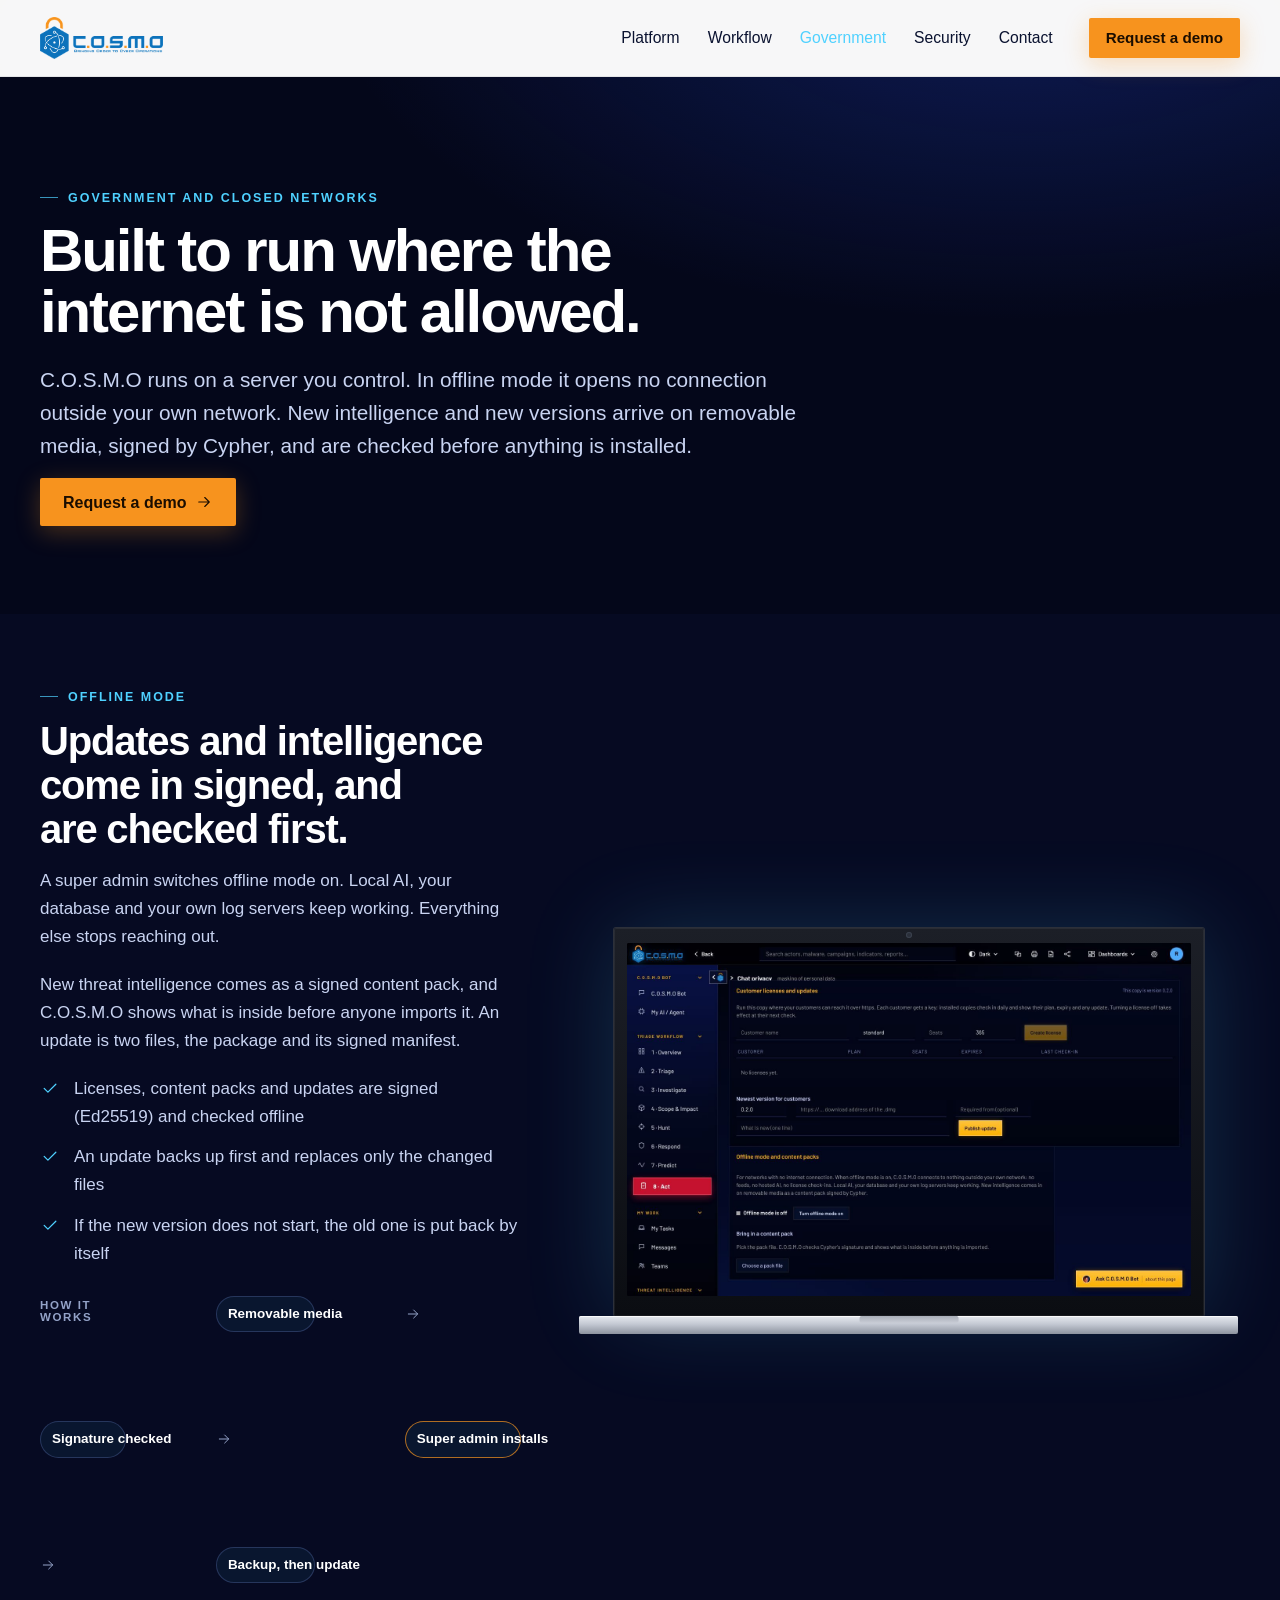
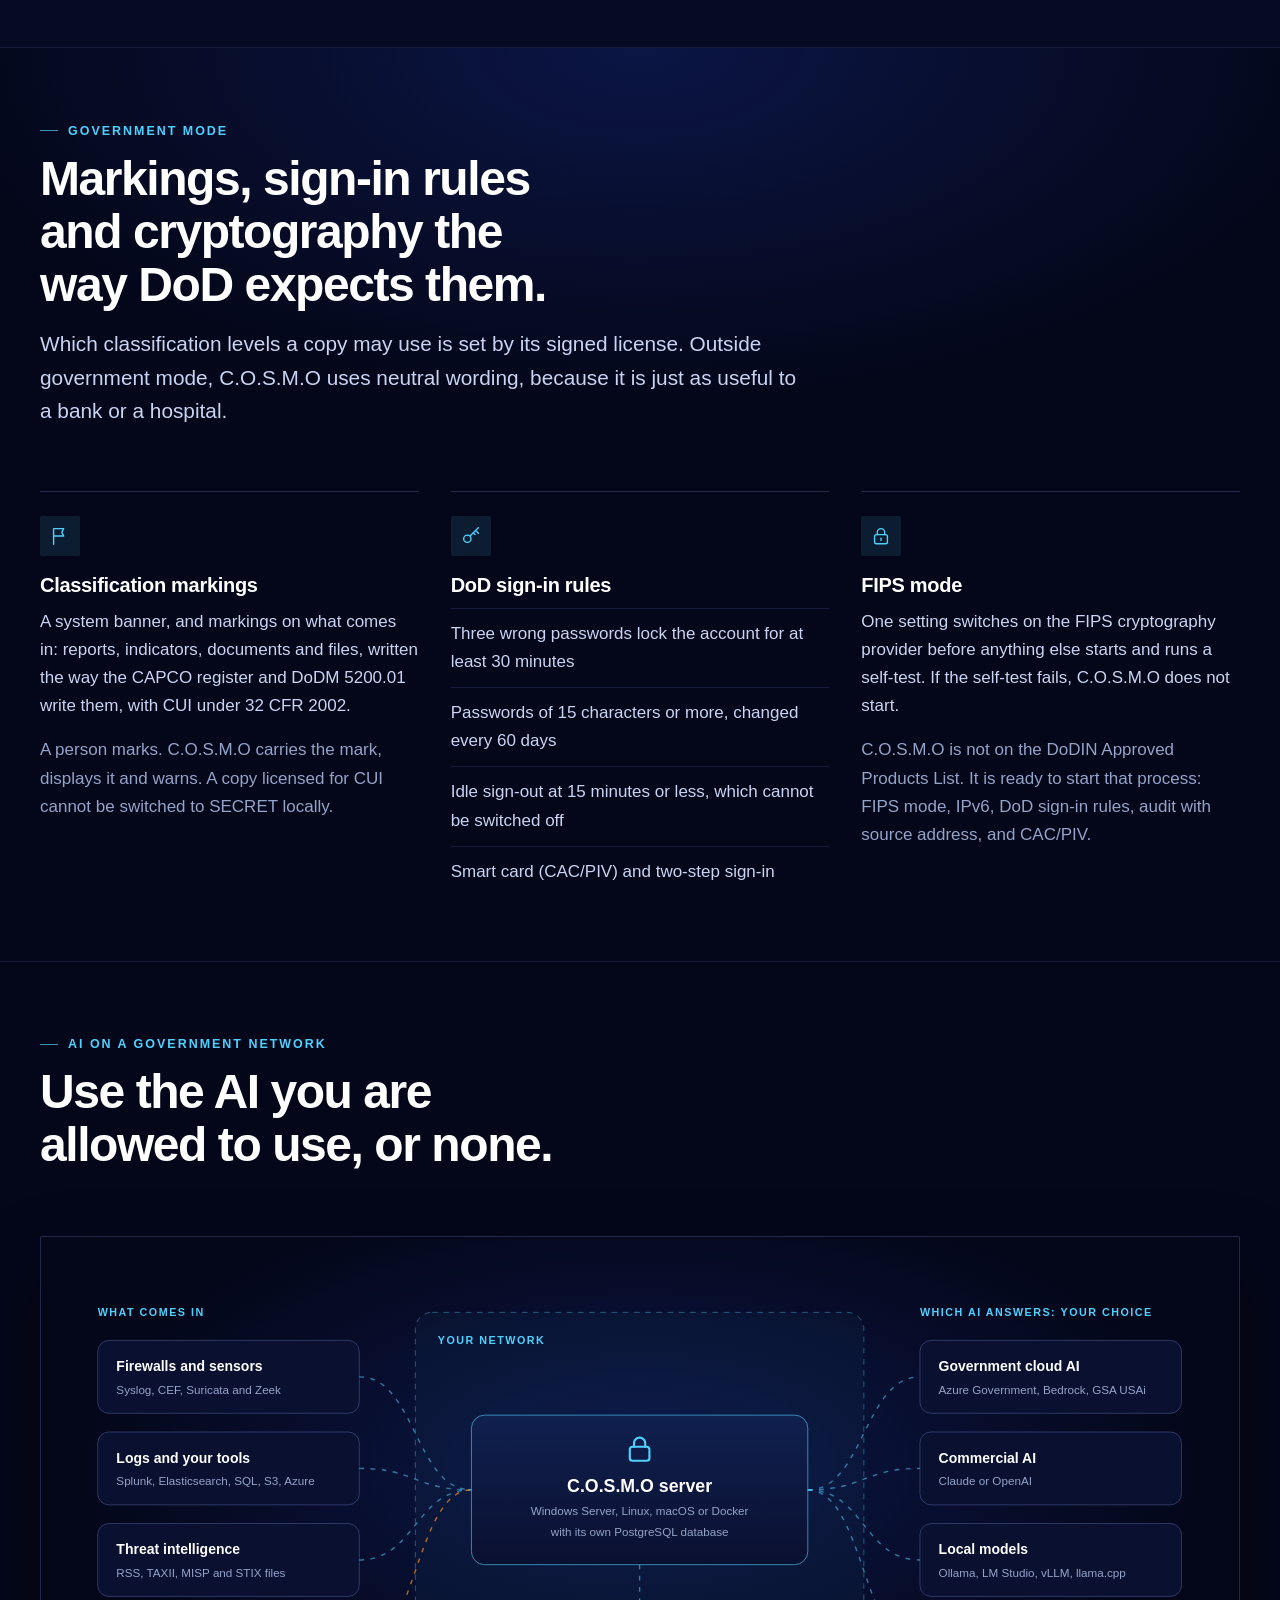
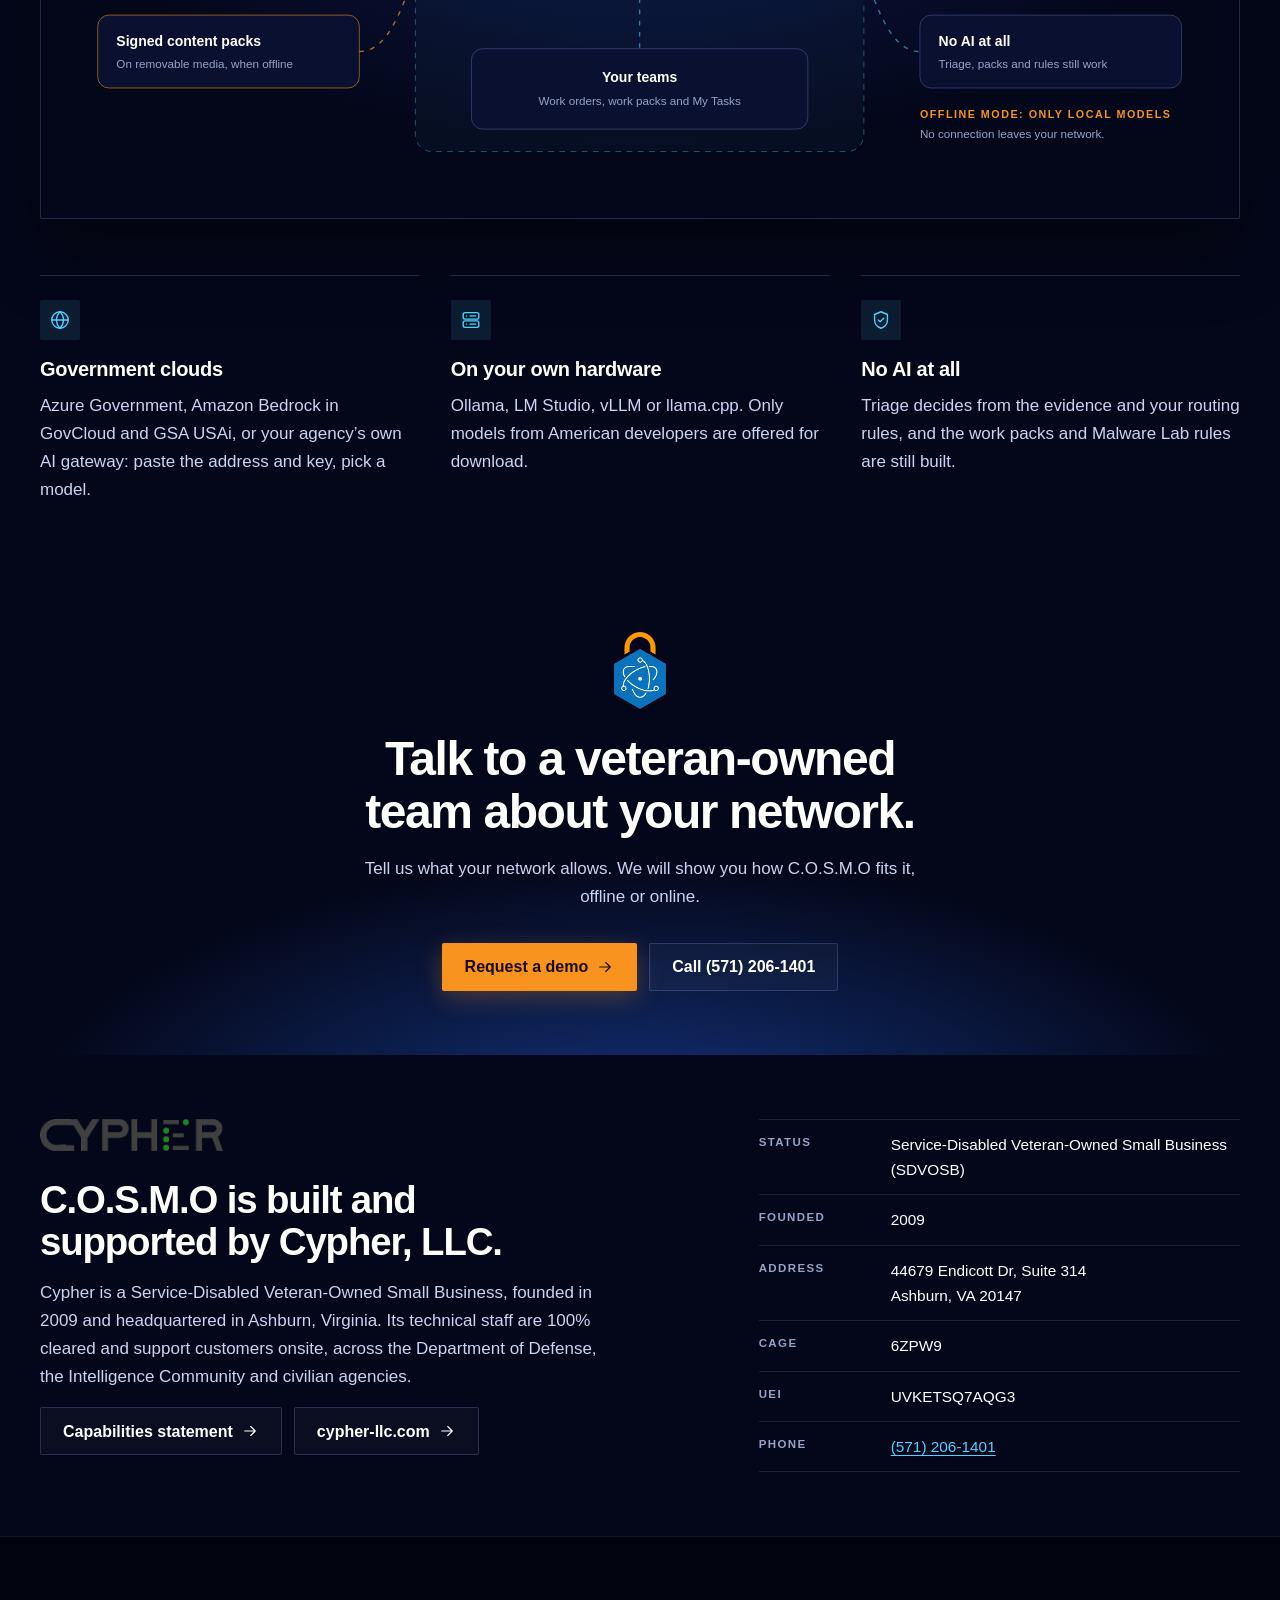
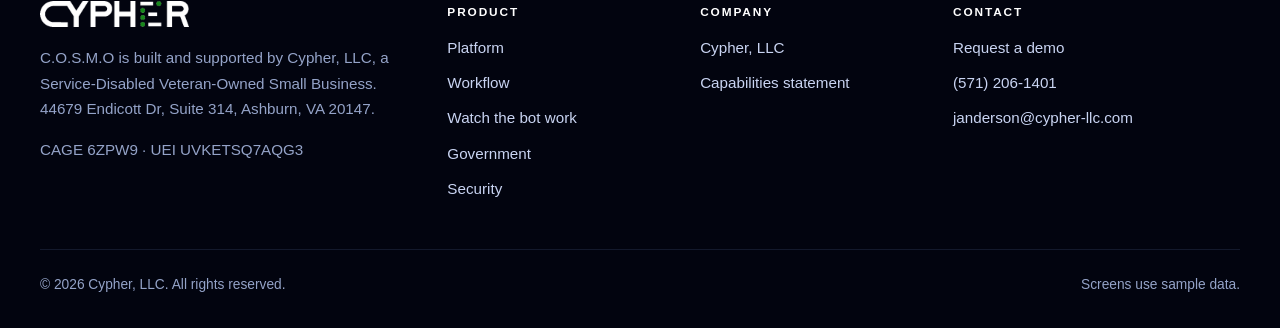
<file: government.html>
<!doctype html>
<html lang="en">
<head>
<meta charset="utf-8">
<meta name="viewport" content="width=device-width, initial-scale=1">
<title>Government and offline | C.O.S.M.O</title>
<meta name="description" content="C.O.S.M.O runs fully offline with signed updates and content packs, classification markings, DoD sign-in rules, FIPS mode and the AI your agency allows.">
<meta property="og:title" content="Government and offline | C.O.S.M.O">
<meta property="og:description" content="C.O.S.M.O runs fully offline with signed updates and content packs, classification markings, DoD sign-in rules, FIPS mode and the AI your agency allows.">
<meta property="og:image" content="https://cosmoplatform.ai/assets/img/hero-overview.jpg">
<meta name="theme-color" content="#04071a">
<link rel="icon" href="assets/img/favicon.svg" type="image/svg+xml">
<link rel="icon" href="assets/img/favicon.png" type="image/png">
<link rel="stylesheet" href="css/site.css">
<script>document.documentElement.classList.add('js')</script>
</head>
<body>
<svg width="0" height="0" style="position:absolute" aria-hidden="true"><defs><symbol id="i-grid" viewBox="0 0 24 24" fill="none" stroke="currentColor" stroke-width="1.5" stroke-linecap="round" stroke-linejoin="round"><rect x="3.5" y="3.5" width="7" height="7" rx="1.5"/><rect x="13.5" y="3.5" width="7" height="7" rx="1.5"/><rect x="3.5" y="13.5" width="7" height="7" rx="1.5"/><rect x="13.5" y="13.5" width="7" height="7" rx="1.5"/></symbol><symbol id="i-alert" viewBox="0 0 24 24" fill="none" stroke="currentColor" stroke-width="1.5" stroke-linecap="round" stroke-linejoin="round"><path d="M12 3.5 21 19.5H3z"/><path d="M12 10v4"/><path d="M12 16.8v.2"/></symbol><symbol id="i-search" viewBox="0 0 24 24" fill="none" stroke="currentColor" stroke-width="1.5" stroke-linecap="round" stroke-linejoin="round"><circle cx="11" cy="11" r="6.5"/><path d="m20 20-4.2-4.2"/></symbol><symbol id="i-cube" viewBox="0 0 24 24" fill="none" stroke="currentColor" stroke-width="1.5" stroke-linecap="round" stroke-linejoin="round"><path d="M12 3 20 7.5v9L12 21l-8-4.5v-9z"/><path d="M12 12 20 7.5M12 12v9M12 12 4 7.5"/></symbol><symbol id="i-target" viewBox="0 0 24 24" fill="none" stroke="currentColor" stroke-width="1.5" stroke-linecap="round" stroke-linejoin="round"><circle cx="12" cy="12" r="7"/><circle cx="12" cy="12" r="2.5"/><path d="M12 2v3M12 19v3M2 12h3M19 12h3"/></symbol><symbol id="i-shield" viewBox="0 0 24 24" fill="none" stroke="currentColor" stroke-width="1.5" stroke-linecap="round" stroke-linejoin="round"><path d="M12 3 19 6v6c0 4.5-3 7.6-7 9-4-1.4-7-4.5-7-9V6z"/></symbol><symbol id="i-shieldok" viewBox="0 0 24 24" fill="none" stroke="currentColor" stroke-width="1.5" stroke-linecap="round" stroke-linejoin="round"><path d="M12 3 19 6v6c0 4.5-3 7.6-7 9-4-1.4-7-4.5-7-9V6z"/><path d="m9 12 2 2 4-4"/></symbol><symbol id="i-trend" viewBox="0 0 24 24" fill="none" stroke="currentColor" stroke-width="1.5" stroke-linecap="round" stroke-linejoin="round"><path d="m3 17 6-6 4 4 8-8"/><path d="M15 7h6v6"/></symbol><symbol id="i-clip" viewBox="0 0 24 24" fill="none" stroke="currentColor" stroke-width="1.5" stroke-linecap="round" stroke-linejoin="round"><rect x="5.5" y="4.5" width="13" height="16.5" rx="2"/><path d="M9 4.5h6V7H9z"/><path d="m9 13.5 2 2 4-4"/></symbol><symbol id="i-check" viewBox="0 0 24 24" fill="none" stroke="currentColor" stroke-width="1.5" stroke-linecap="round" stroke-linejoin="round"><path d="m5 12.5 4.5 4.5L19 7.5"/></symbol><symbol id="i-arrow" viewBox="0 0 24 24" fill="none" stroke="currentColor" stroke-width="1.5" stroke-linecap="round" stroke-linejoin="round"><path d="M5 12h14M13 6l6 6-6 6"/></symbol><symbol id="i-server" viewBox="0 0 24 24" fill="none" stroke="currentColor" stroke-width="1.5" stroke-linecap="round" stroke-linejoin="round"><rect x="3.5" y="4" width="17" height="7" rx="2"/><rect x="3.5" y="13" width="17" height="7" rx="2"/><path d="M7 7.5h.01M7 16.5h.01M11 7.5h6M11 16.5h6"/></symbol><symbol id="i-lock" viewBox="0 0 24 24" fill="none" stroke="currentColor" stroke-width="1.5" stroke-linecap="round" stroke-linejoin="round"><rect x="5" y="10.5" width="14" height="10" rx="2"/><path d="M8 10.5V8a4 4 0 0 1 8 0v2.5"/><path d="M12 14.5v2.5"/></symbol><symbol id="i-unplug" viewBox="0 0 24 24" fill="none" stroke="currentColor" stroke-width="1.5" stroke-linecap="round" stroke-linejoin="round"><path d="m3 3 18 18"/><path d="M8.5 16.4a5 5 0 0 1 6-.8"/><path d="M5 12.6a10 10 0 0 1 3.8-2.4M15.5 10.3A10 10 0 0 1 19 12.6"/><path d="M12 20h.01"/></symbol><symbol id="i-file" viewBox="0 0 24 24" fill="none" stroke="currentColor" stroke-width="1.5" stroke-linecap="round" stroke-linejoin="round"><path d="M14 3H7a2 2 0 0 0-2 2v14a2 2 0 0 0 2 2h10a2 2 0 0 0 2-2V8z"/><path d="M14 3v5h5M9 13h6M9 17h6"/></symbol><symbol id="i-chat" viewBox="0 0 24 24" fill="none" stroke="currentColor" stroke-width="1.5" stroke-linecap="round" stroke-linejoin="round"><path d="M4 5h16v11H9l-5 4z"/><path d="M8 9.5h8M8 12.5h5"/></symbol><symbol id="i-globe" viewBox="0 0 24 24" fill="none" stroke="currentColor" stroke-width="1.5" stroke-linecap="round" stroke-linejoin="round"><circle cx="12" cy="12" r="9"/><path d="M3 12h18M12 3c2.5 2.6 3.8 5.6 3.8 9s-1.3 6.4-3.8 9c-2.5-2.6-3.8-5.6-3.8-9S9.5 5.6 12 3z"/></symbol><symbol id="i-book" viewBox="0 0 24 24" fill="none" stroke="currentColor" stroke-width="1.5" stroke-linecap="round" stroke-linejoin="round"><path d="M5 4.5A1.5 1.5 0 0 1 6.5 3H19v15H6.5A1.5 1.5 0 0 0 5 19.5z"/><path d="M5 19.5A1.5 1.5 0 0 0 6.5 21H19v-3"/></symbol><symbol id="i-flask" viewBox="0 0 24 24" fill="none" stroke="currentColor" stroke-width="1.5" stroke-linecap="round" stroke-linejoin="round"><path d="M9 3h6M10 3v6l-5 9a2 2 0 0 0 1.8 3h10.4a2 2 0 0 0 1.8-3l-5-9V3"/><path d="M7.5 15h9"/></symbol><symbol id="i-users" viewBox="0 0 24 24" fill="none" stroke="currentColor" stroke-width="1.5" stroke-linecap="round" stroke-linejoin="round"><circle cx="9" cy="8" r="3.5"/><path d="M2.5 20a6.5 6.5 0 0 1 13 0"/><path d="M16 4.6a3.5 3.5 0 0 1 0 6.8M18 14.2a6 6 0 0 1 3.5 5.8"/></symbol><symbol id="i-spark" viewBox="0 0 24 24" fill="none" stroke="currentColor" stroke-width="1.5" stroke-linecap="round" stroke-linejoin="round"><path d="m12 3 1.8 5.2L19 10l-5.2 1.8L12 17l-1.8-5.2L5 10l5.2-1.8z"/><path d="m18.5 15.5.7 1.8 1.8.7-1.8.7-.7 1.8-.7-1.8-1.8-.7 1.8-.7z"/></symbol><symbol id="i-key" viewBox="0 0 24 24" fill="none" stroke="currentColor" stroke-width="1.5" stroke-linecap="round" stroke-linejoin="round"><circle cx="8" cy="15" r="4"/><path d="m11 12 9-9M17 6l3 3M14.5 8.5l2 2"/></symbol><symbol id="i-layers" viewBox="0 0 24 24" fill="none" stroke="currentColor" stroke-width="1.5" stroke-linecap="round" stroke-linejoin="round"><path d="m12 3 9 5-9 5-9-5z"/><path d="m3 13 9 5 9-5"/></symbol><symbol id="i-star" viewBox="0 0 24 24" fill="none" stroke="currentColor" stroke-width="1.5" stroke-linecap="round" stroke-linejoin="round"><path d="m12 3 2.7 5.6 6.1.9-4.4 4.3 1 6.1L12 17l-5.5 2.9 1-6.1-4.4-4.3 6.1-.9z"/></symbol><symbol id="i-inbox" viewBox="0 0 24 24" fill="none" stroke="currentColor" stroke-width="1.5" stroke-linecap="round" stroke-linejoin="round"><path d="M3 13h5l2 3h4l2-3h5"/><path d="M5.5 5h13L21 13v6H3v-6z"/></symbol><symbol id="i-download" viewBox="0 0 24 24" fill="none" stroke="currentColor" stroke-width="1.5" stroke-linecap="round" stroke-linejoin="round"><path d="M12 4v11M7 10l5 5 5-5M5 20h14"/></symbol><symbol id="i-eye" viewBox="0 0 24 24" fill="none" stroke="currentColor" stroke-width="1.5" stroke-linecap="round" stroke-linejoin="round"><path d="M2 12s3.5-7 10-7 10 7 10 7-3.5 7-10 7S2 12 2 12z"/><circle cx="12" cy="12" r="3"/></symbol><symbol id="i-menu" viewBox="0 0 24 24" fill="none" stroke="currentColor" stroke-width="1.5" stroke-linecap="round" stroke-linejoin="round"><path d="M4 7h16M4 12h16M4 17h16"/></symbol><symbol id="i-cart" viewBox="0 0 24 24" fill="none" stroke="currentColor" stroke-width="1.5" stroke-linecap="round" stroke-linejoin="round"><circle cx="9" cy="20" r="1.3"/><circle cx="18" cy="20" r="1.3"/><path d="M3 4h2.5l2.2 11h11l2-8H6.5"/></symbol><symbol id="i-pin" viewBox="0 0 24 24" fill="none" stroke="currentColor" stroke-width="1.5" stroke-linecap="round" stroke-linejoin="round"><path d="M12 21s7-6.5 7-12a7 7 0 0 0-14 0c0 5.5 7 12 7 12z"/><circle cx="12" cy="9" r="2.5"/></symbol><symbol id="i-phone" viewBox="0 0 24 24" fill="none" stroke="currentColor" stroke-width="1.5" stroke-linecap="round" stroke-linejoin="round"><path d="M5 4h4l2 5-2.5 1.5a11 11 0 0 0 5 5L15 13l5 2v4a2 2 0 0 1-2 2A16 16 0 0 1 3 6a2 2 0 0 1 2-2z"/></symbol><symbol id="i-mail" viewBox="0 0 24 24" fill="none" stroke="currentColor" stroke-width="1.5" stroke-linecap="round" stroke-linejoin="round"><rect x="3" y="5" width="18" height="14" rx="2"/><path d="m3 7 9 6 9-6"/></symbol><symbol id="i-person" viewBox="0 0 24 24" fill="none" stroke="currentColor" stroke-width="1.5" stroke-linecap="round" stroke-linejoin="round"><circle cx="12" cy="8" r="4"/><path d="M4 21a8 8 0 0 1 16 0"/></symbol><symbol id="i-mask" viewBox="0 0 24 24" fill="none" stroke="currentColor" stroke-width="1.5" stroke-linecap="round" stroke-linejoin="round"><path d="M4 7c2.5-1.5 5.2-2 8-2s5.5.5 8 2c0 7-3.5 12-8 12S4 14 4 7z"/><path d="M8.5 11h2M13.5 11h2"/></symbol><symbol id="i-flag" viewBox="0 0 24 24" fill="none" stroke="currentColor" stroke-width="1.5" stroke-linecap="round" stroke-linejoin="round"><path d="M5 21V4M5 4h11l-2 4 2 4H5"/></symbol></defs></svg>
<a class="skip" href="#main">Skip to the content</a>
<header class="site-head">
  <div class="wrap">
    <a class="brand" href="index.html" aria-label="C.O.S.M.O home"><img src="assets/img/cosmo-logo.png" width="360" height="123" alt="C.O.S.M.O, Bringing Order to Cyber Operations"></a>
    <nav class="nav" aria-label="Main">
      <ul class="nav-links"><li><a href="index.html#what">Platform</a></li><li><a href="index.html#features">Workflow</a></li><li><a href="government.html" aria-current="page">Government</a></li><li><a href="security.html">Security</a></li><li><a href="contact.html">Contact</a></li></ul>
      <a class="btn btn-primary btn-sm" href="contact.html">Request a demo</a>
      <details class="menu">
        <summary><svg aria-hidden="true"><use href="#i-menu"/></svg>Menu</summary>
        <ul><li><a href="index.html#what">Platform</a></li><li><a href="index.html#features">Workflow</a></li><li><a href="government.html">Government</a></li><li><a href="security.html">Security</a></li><li><a href="contact.html">Contact</a></li><li><a class="btn btn-primary" href="contact.html">Request a demo</a></li></ul>
      </details>
    </nav>
  </div>
</header>
<main id="main">

<section class="page-head" aria-labelledby="ph">
  <div class="wrap">
    <div data-reveal>
      <span class="eyebrow">Government and closed networks</span>
      <h1 id="ph">Built to run where the internet is not allowed.</h1>
      <p class="lead">C.O.S.M.O runs on a server you control. In offline mode it opens no connection outside your own network. New intelligence and new versions arrive on removable media, signed by Cypher, and are checked before anything is installed.</p>
      <div class="actions"><a class="btn btn-primary" href="contact.html">Request a demo <svg aria-hidden="true"><use href="#i-arrow"/></svg></a></div>
    </div>
  </div>
</section>

<section class="section dark alt" aria-labelledby="g1">
  <div class="wrap">
    <div class="feature">
      <div class="feature-text" data-reveal>
        <span class="eyebrow">Offline mode</span>
        <h2 id="g1">Updates and intelligence come in signed, and are checked first.</h2>
        <p>A super admin switches offline mode on. Local AI, your database and your own log servers keep working. Everything else stops reaching out.</p>
        <p>New threat intelligence comes as a signed content pack, and C.O.S.M.O shows what is inside before anyone imports it. An update is two files, the package and its signed manifest.</p>
        <ul class="ticks"><li><svg aria-hidden="true"><use href="#i-check"/></svg><span>Licenses, content packs and updates are signed (Ed25519) and checked offline</span></li><li><svg aria-hidden="true"><use href="#i-check"/></svg><span>An update backs up first and replaces only the changed files</span></li><li><svg aria-hidden="true"><use href="#i-check"/></svg><span>If the new version does not start, the old one is put back by itself</span></li></ul>
        
        <ul class="flow"><li class="flow-label">How it works</li><li class="step">Removable media</li><li class="arrow" aria-hidden="true"><svg aria-hidden="true"><use href="#i-arrow"/></svg></li><li class="step">Signature checked</li><li class="arrow" aria-hidden="true"><svg aria-hidden="true"><use href="#i-arrow"/></svg></li><li class="step person">Super admin installs</li><li class="arrow" aria-hidden="true"><svg aria-hidden="true"><use href="#i-arrow"/></svg></li><li class="step">Backup, then update</li></ul>
      </div>
      <div class="feature-media" data-reveal="right"><figure class="device-laptop "><div class="lid"><div class="screen"><img src="assets/img/offline.jpg" width="1440" height="900" alt="The C.O.S.M.O Admin panel with licenses, the newest version, the offline mode switch and the place to bring in a signed content pack." loading="lazy"></div></div><div class="base"></div></figure></div>
    </div>
  </div>
</section>

<section class="section dark deep" aria-labelledby="g2">
  <div class="wrap">
    <div class="section-head" data-reveal>
      <span class="eyebrow">Government mode</span>
      <h2 id="g2">Markings, sign-in rules and cryptography the way DoD expects them.</h2>
      <p class="lead">Which classification levels a copy may use is set by its signed license. Outside government mode, C.O.S.M.O uses neutral wording, because it is just as useful to a bank or a hospital.</p>
    </div>
    <div class="cols">
      <div class="col" data-reveal><div class="ic"><svg aria-hidden="true"><use href="#i-flag"/></svg></div><h3>Classification markings</h3><p>A system banner, and markings on what comes in: reports, indicators, documents and files, written the way the CAPCO register and DoDM 5200.01 write them, with CUI under 32 CFR 2002.</p><p class="muted">A person marks. C.O.S.M.O carries the mark, displays it and warns. A copy licensed for CUI cannot be switched to SECRET locally.</p></div>
      <div class="col" data-reveal style="--d:1"><div class="ic"><svg aria-hidden="true"><use href="#i-key"/></svg></div><h3>DoD sign-in rules</h3><ul class="lines"><li>Three wrong passwords lock the account for at least 30 minutes</li><li>Passwords of 15 characters or more, changed every 60 days</li><li>Idle sign-out at 15 minutes or less, which cannot be switched off</li><li>Smart card (CAC/PIV) and two-step sign-in</li></ul></div>
      <div class="col" data-reveal style="--d:2"><div class="ic"><svg aria-hidden="true"><use href="#i-lock"/></svg></div><h3>FIPS mode</h3><p>One setting switches on the FIPS cryptography provider before anything else starts and runs a self-test. If the self-test fails, C.O.S.M.O does not start.</p><p class="muted">C.O.S.M.O is not on the DoDIN Approved Products List. It is ready to start that process: FIPS mode, IPv6, DoD sign-in rules, audit with source address, and CAC/PIV.</p></div>
    </div>
  </div>
</section>

<section class="section dark" aria-labelledby="g3">
  <div class="wrap">
    <div class="section-head" data-reveal>
      <span class="eyebrow">AI on a government network</span>
      <h2 id="g3">Use the AI you are allowed to use, or none.</h2>
    </div>
    <div class="window dark" data-reveal style="padding:clamp(16px,3vw,40px);background:radial-gradient(800px 400px at 50% 40%, rgba(30,60,180,.3), transparent 70%), #04071a">
      <svg class="arch arch-wide" viewBox="0 0 1200 540" role="img" aria-labelledby="arch-t"><title id="arch-t">Where C.O.S.M.O runs: data comes in from your firewalls, sensors, logs and threat feeds, or from signed content packs when offline. The C.O.S.M.O server and its database run inside your network. You choose which AI answers, or none. Work goes out to your teams.</title><defs><linearGradient id="coreg" x1="0" y1="0" x2="0" y2="1"><stop offset="0" stop-color="#10204f"/><stop offset="1" stop-color="#0a1030"/></linearGradient></defs><text class="cap" x="20" y="44">WHAT COMES IN</text><text class="cap" x="900" y="44">WHICH AI ANSWERS: YOUR CHOICE</text><rect class="box" x="20" y="70" width="280" height="78" rx="12"/><text class="lbl" x="40" y="103">Firewalls and sensors</text><text class="sub" x="40" y="127">Syslog, CEF, Suricata and Zeek</text><rect class="box" x="20" y="168" width="280" height="78" rx="12"/><text class="lbl" x="40" y="201">Logs and your tools</text><text class="sub" x="40" y="225">Splunk, Elasticsearch, SQL, S3, Azure</text><rect class="box" x="20" y="266" width="280" height="78" rx="12"/><text class="lbl" x="40" y="299">Threat intelligence</text><text class="sub" x="40" y="323">RSS, TAXII, MISP and STIX files</text><rect class="box" x="20" y="364" width="280" height="78" rx="12" style="stroke:rgba(247,147,30,.6)"/><text class="lbl" x="40" y="397">Signed content packs</text><text class="sub" x="40" y="421">On removable media, when offline</text><rect class="box" x="900" y="70" width="280" height="78" rx="12"/><text class="lbl" x="920" y="103">Government cloud AI</text><text class="sub" x="920" y="127">Azure Government, Bedrock, GSA USAi</text><rect class="box" x="900" y="168" width="280" height="78" rx="12"/><text class="lbl" x="920" y="201">Commercial AI</text><text class="sub" x="920" y="225">Claude or OpenAI</text><rect class="box" x="900" y="266" width="280" height="78" rx="12"/><text class="lbl" x="920" y="299">Local models</text><text class="sub" x="920" y="323">Ollama, LM Studio, vLLM, llama.cpp</text><rect class="box" x="900" y="364" width="280" height="78" rx="12"/><text class="lbl" x="920" y="397">No AI at all</text><text class="sub" x="920" y="421">Triage, packs and rules still work</text><rect class="zone" x="360" y="40" width="480" height="470" rx="18"/><text class="cap" x="384" y="74">YOUR NETWORK</text><rect class="core" x="420" y="150" width="360" height="160" rx="14"/><g transform="translate(582 168)" class="ic"><svg width="36" height="36" viewBox="0 0 24 24" fill="none" stroke="#4fd1ff" stroke-width="1.5" stroke-linecap="round" stroke-linejoin="round"><rect x="5" y="10.5" width="14" height="10" rx="2"/><path d="M8 10.5V8a4 4 0 0 1 8 0v2.5"/></svg></g><text class="lbl" x="600" y="232" text-anchor="middle" style="font-size:19px">C.O.S.M.O server</text><text class="sub" x="600" y="257" text-anchor="middle">Windows Server, Linux, macOS or Docker</text><text class="sub" x="600" y="279" text-anchor="middle">with its own PostgreSQL database</text><rect class="box" x="420" y="400" width="360" height="86" rx="12"/><text class="lbl" x="600" y="436" text-anchor="middle">Your teams</text><text class="sub" x="600" y="460" text-anchor="middle">Work orders, work packs and My Tasks</text><path class="ln anim" d="M300 109 C360 109 360 230 420 230"/><path class="ln anim" d="M780 230 C840 230 840 109 900 109"/><path class="ln anim" d="M300 207 C360 207 360 230 420 230"/><path class="ln anim" d="M780 230 C840 230 840 207 900 207"/><path class="ln anim" d="M300 305 C360 305 360 230 420 230"/><path class="ln anim" d="M780 230 C840 230 840 305 900 305"/><path class="ln anim o" d="M300 403 C360 403 360 230 420 230"/><path class="ln anim" d="M780 230 C840 230 840 403 900 403"/><path class="ln anim" d="M600 310 V400"/><text class="capo" x="900" y="474">OFFLINE MODE: ONLY LOCAL MODELS</text><text class="sub" x="900" y="496">No connection leaves your network.</text></svg><div class="arch-mobile cols"><div class="col"><h3>What comes in</h3><ul class="lines"><li><strong>Firewalls and sensors</strong><br><span class="muted">Syslog, CEF, Suricata and Zeek</span></li><li><strong>Logs and your tools</strong><br><span class="muted">Splunk, Elasticsearch, SQL, S3, Azure</span></li><li><strong>Threat intelligence</strong><br><span class="muted">RSS, TAXII, MISP and STIX files</span></li><li><strong>Signed content packs</strong><br><span class="muted">On removable media, when offline</span></li></ul></div><div class="col"><h3>Inside your network</h3><ul class="lines"><li><strong>C.O.S.M.O server</strong><br><span class="muted">Windows Server, Linux, macOS or Docker, with its own PostgreSQL database</span></li><li><strong>Your teams</strong><br><span class="muted">Work orders, work packs and My Tasks</span></li></ul></div><div class="col"><h3>Which AI answers</h3><ul class="lines"><li><strong>Government cloud AI</strong><br><span class="muted">Azure Government, Bedrock, GSA USAi</span></li><li><strong>Commercial AI</strong><br><span class="muted">Claude or OpenAI</span></li><li><strong>Local models</strong><br><span class="muted">Ollama, LM Studio, vLLM, llama.cpp</span></li><li><strong>No AI at all</strong><br><span class="muted">Triage, packs and rules still work</span></li><li><strong>Offline mode</strong><br><span class="muted">Only local models. No connection leaves your network.</span></li></ul></div></div>
    </div>
    <div class="cols" style="margin-top:56px">
      <div class="col" data-reveal><div class="ic"><svg aria-hidden="true"><use href="#i-globe"/></svg></div><h3>Government clouds</h3><p>Azure Government, Amazon Bedrock in GovCloud and GSA USAi, or your agency&rsquo;s own AI gateway: paste the address and key, pick a model.</p></div>
      <div class="col" data-reveal style="--d:1"><div class="ic"><svg aria-hidden="true"><use href="#i-server"/></svg></div><h3>On your own hardware</h3><p>Ollama, LM Studio, vLLM or llama.cpp. Only models from American developers are offered for download.</p></div>
      <div class="col" data-reveal style="--d:2"><div class="ic"><svg aria-hidden="true"><use href="#i-shieldok"/></svg></div><h3>No AI at all</h3><p>Triage decides from the evidence and your routing rules, and the work packs and Malware Lab rules are still built.</p></div>
    </div>
  </div>
</section>



<section class="section cta" aria-labelledby="cta-h">
  <div class="wrap" data-reveal>
    <img class="mark" src="assets/img/cosmo-lock.png" width="200" height="295" alt="" loading="lazy">
    <h2 id="cta-h">Talk to a veteran-owned team about your network.</h2>
    <p>Tell us what your network allows. We will show you how C.O.S.M.O fits it, offline or online.</p>
    <div class="actions" style="justify-content:center"><a class="btn btn-primary" href="contact.html">Request a demo <svg aria-hidden="true"><use href="#i-arrow"/></svg></a><a class="btn btn-outline" href="tel:+15712061401">Call (571) 206-1401</a></div>
  </div>
</section>

<section class="section dark" aria-labelledby="cypher-h">
  <div class="wrap cypher">
    <div class="cypher-text" data-reveal>
      <img class="mark" src="assets/img/cypher-logo.png" width="400" height="70" alt="Cypher, LLC">
      <h2 id="cypher-h">C.O.S.M.O is built and supported by Cypher, LLC.</h2>
      <p>Cypher is a Service-Disabled Veteran-Owned Small Business, founded in 2009 and headquartered in Ashburn, Virginia. Its technical staff are 100% cleared and support customers onsite, across the Department of Defense, the Intelligence Community and civilian agencies.</p>
      <div class="actions"><a class="btn btn-outline" href="https://cypher-llc.com/capabilities.html">Capabilities statement <svg aria-hidden="true"><use href="#i-arrow"/></svg></a><a class="btn btn-outline" href="https://cypher-llc.com/">cypher-llc.com <svg aria-hidden="true"><use href="#i-arrow"/></svg></a></div>
    </div>
    <dl class="cypher-facts" data-reveal style="--d:2">
      <div><dt>Status</dt><dd>Service-Disabled Veteran-Owned Small Business (SDVOSB)</dd></div>
      <div><dt>Founded</dt><dd>2009</dd></div>
      <div><dt>Address</dt><dd>44679 Endicott Dr, Suite 314<br>Ashburn, VA 20147</dd></div>
      <div><dt>CAGE</dt><dd>6ZPW9</dd></div>
      <div><dt>UEI</dt><dd>UVKETSQ7AQG3</dd></div>
      <div><dt>Phone</dt><dd><a href="tel:+15712061401">(571) 206-1401</a></dd></div>
    </dl>
  </div>
</section>

</main>
<footer class="site-foot">
  <div class="wrap">
    <div class="foot-grid">
      <div>
        <a href="https://cypher-llc.com/"><img class="logo" src="assets/img/cypher-logo-white.png" width="400" height="70" alt="Cypher, LLC"></a>
        <p>C.O.S.M.O is built and supported by Cypher, LLC, a Service-Disabled Veteran-Owned Small Business. 44679 Endicott Dr, Suite 314, Ashburn, VA 20147.</p>
        <p>CAGE 6ZPW9 &middot; UEI UVKETSQ7AQG3</p>
      </div>
      <div>
        <h2>Product</h2>
        <ul>
          <li><a href="index.html#what">Platform</a></li>
          <li><a href="index.html#features">Workflow</a></li>
          <li><a href="index.html#bot">Watch the bot work</a></li>
          <li><a href="government.html">Government</a></li>
          <li><a href="security.html">Security</a></li>
        </ul>
      </div>
      <div>
        <h2>Company</h2>
        <ul>
          <li><a href="https://cypher-llc.com/">Cypher, LLC</a></li>
          <li><a href="https://cypher-llc.com/capabilities.html">Capabilities statement</a></li>
        </ul>
      </div>
      <div>
        <h2>Contact</h2>
        <ul>
          <li><a href="contact.html">Request a demo</a></li>
          <li><a href="tel:+15712061401">(571) 206-1401</a></li>
          <li><a href="mailto:janderson@cypher-llc.com">janderson@cypher-llc.com</a></li>
        </ul>
      </div>
    </div>
    <div class="foot-base">
      <span>&copy; <span data-year>2026</span> Cypher, LLC. All rights reserved.</span>
      <span>Screens use sample data.</span>
    </div>
  </div>
</footer>
<script src="js/site.js" defer></script>
</body>
</html>
</file>
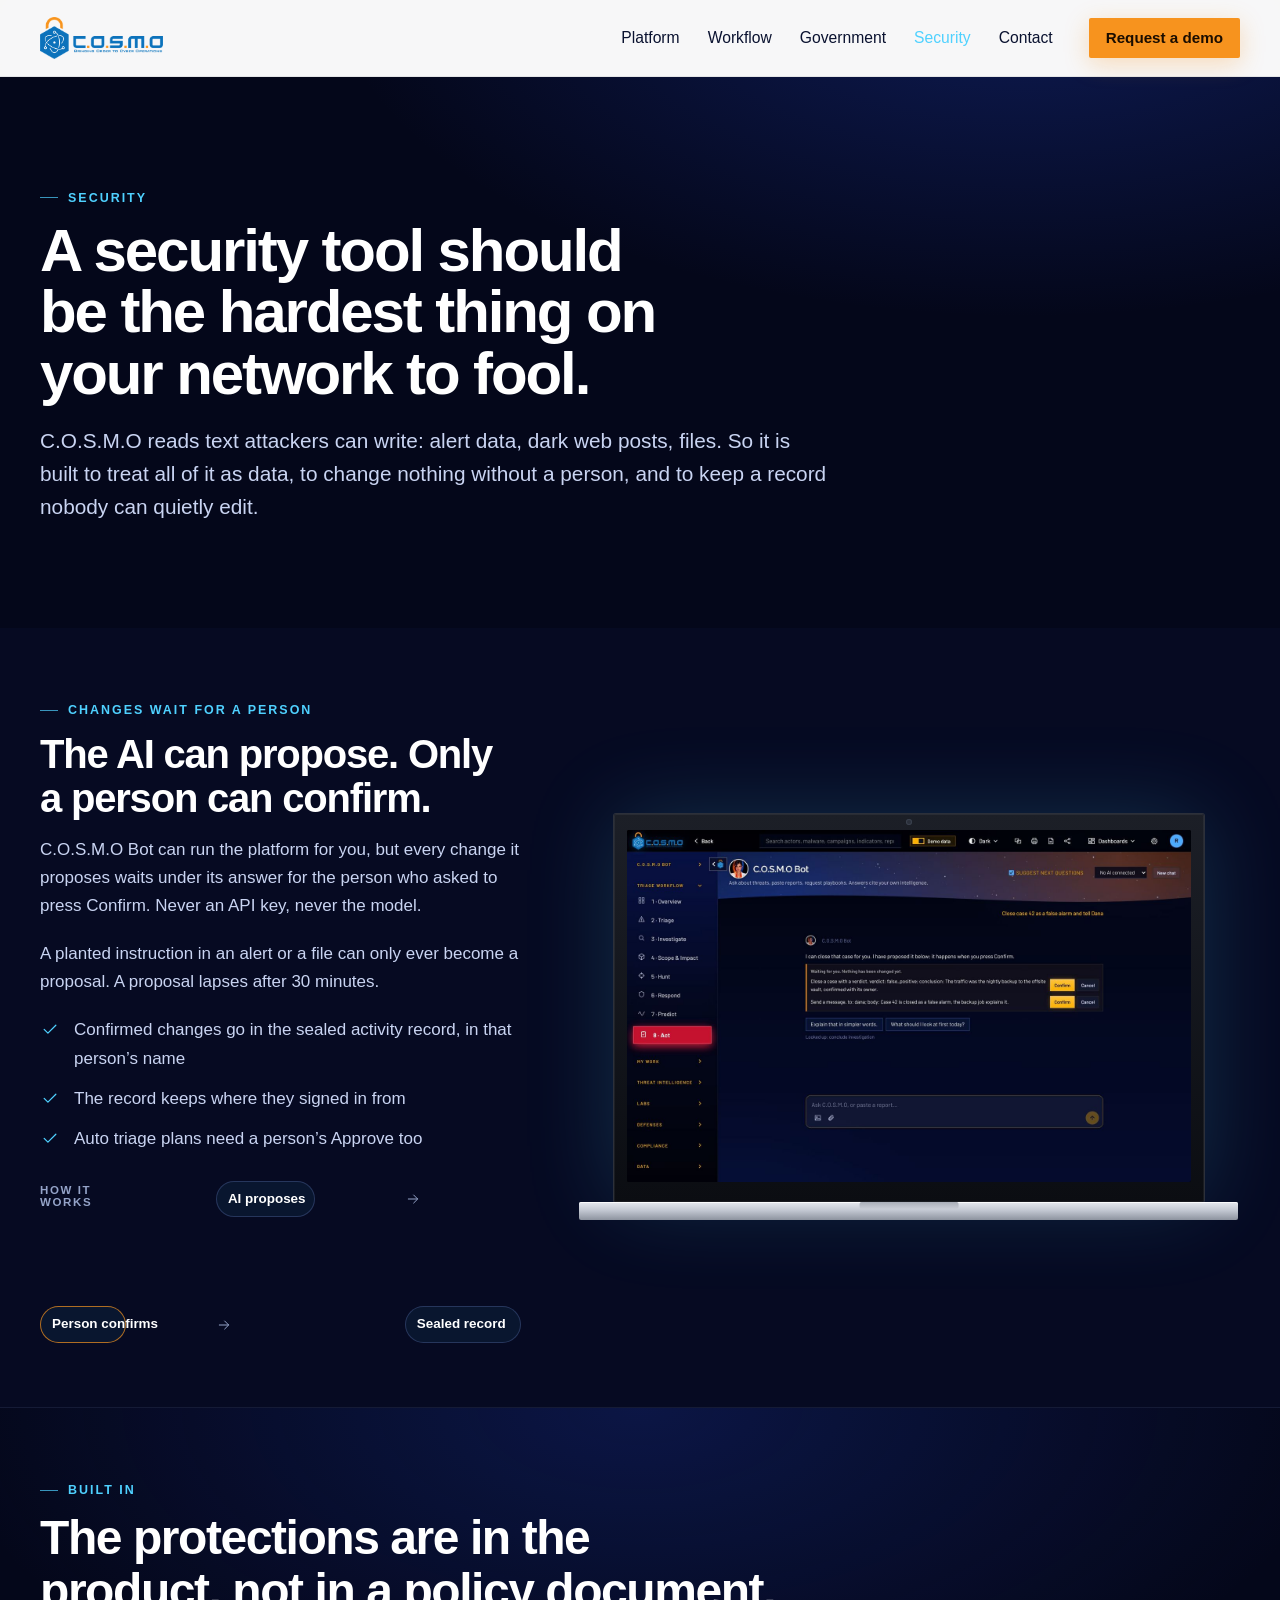
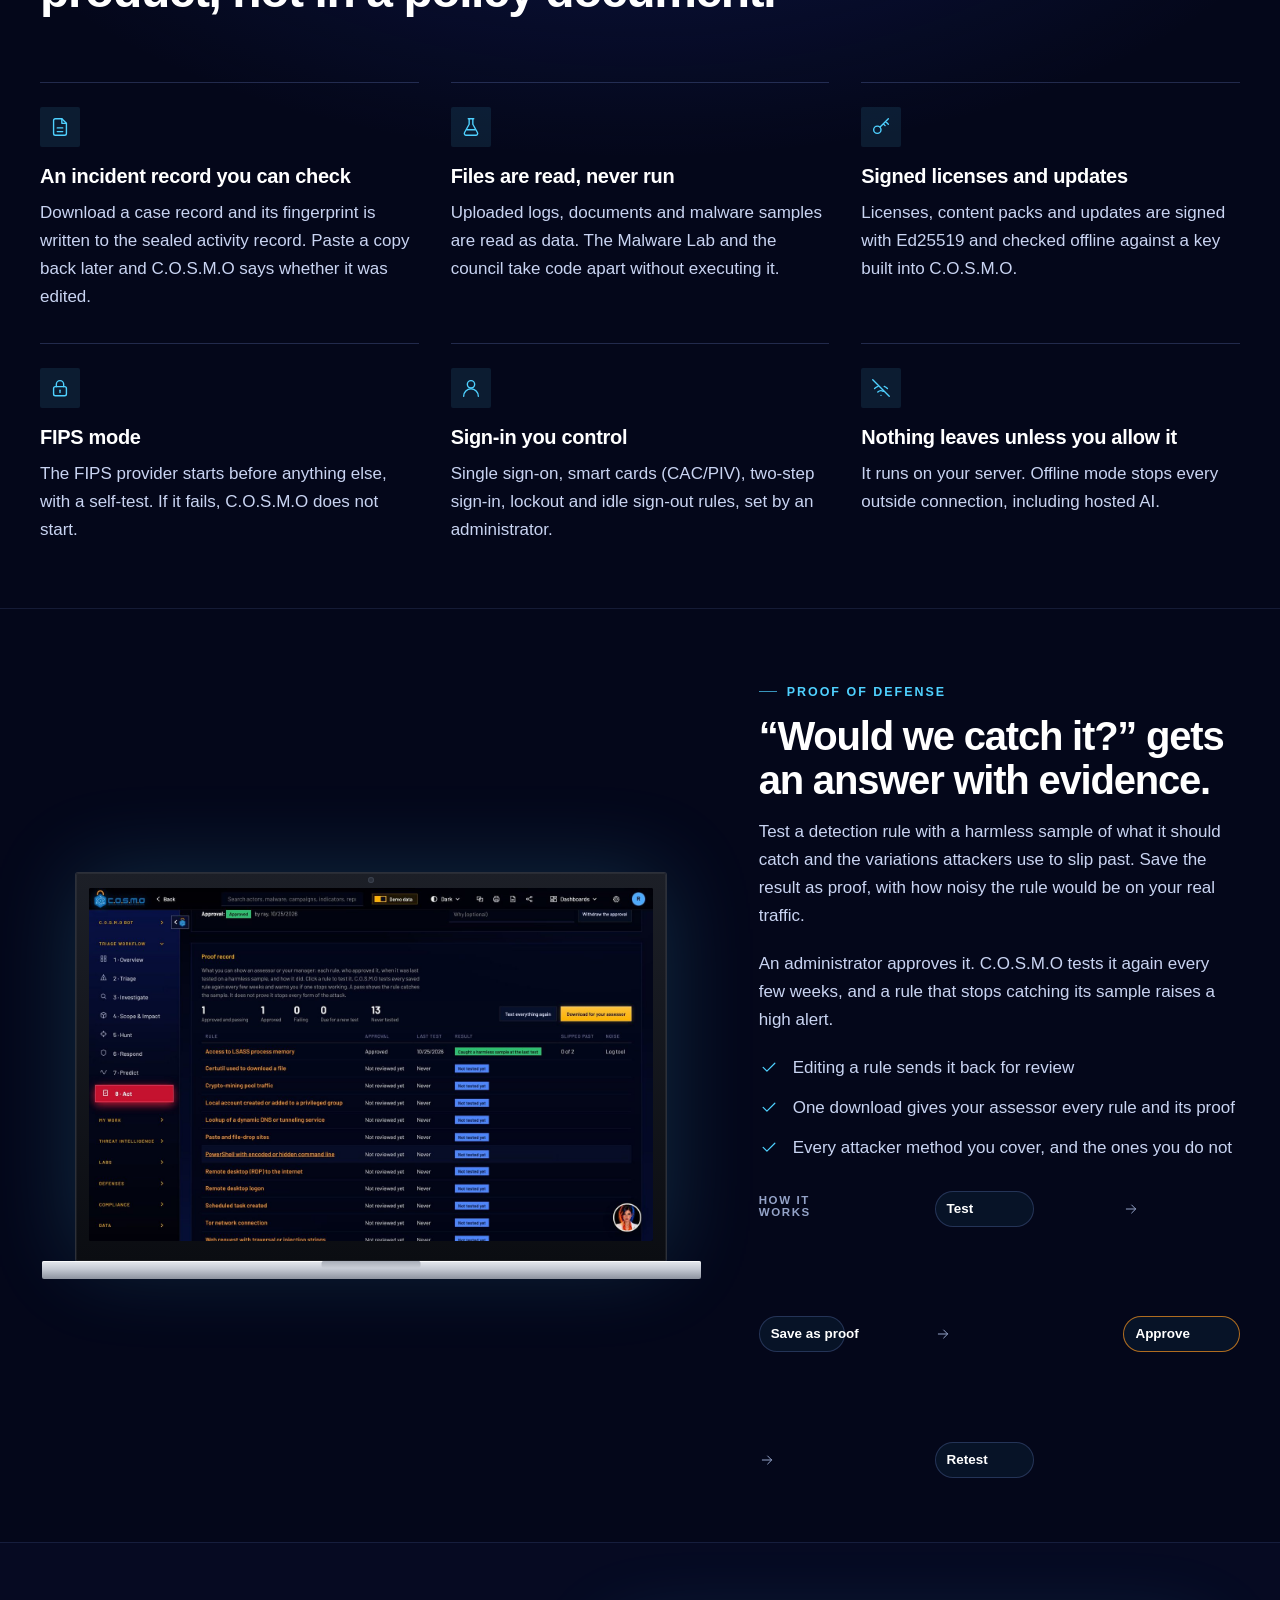
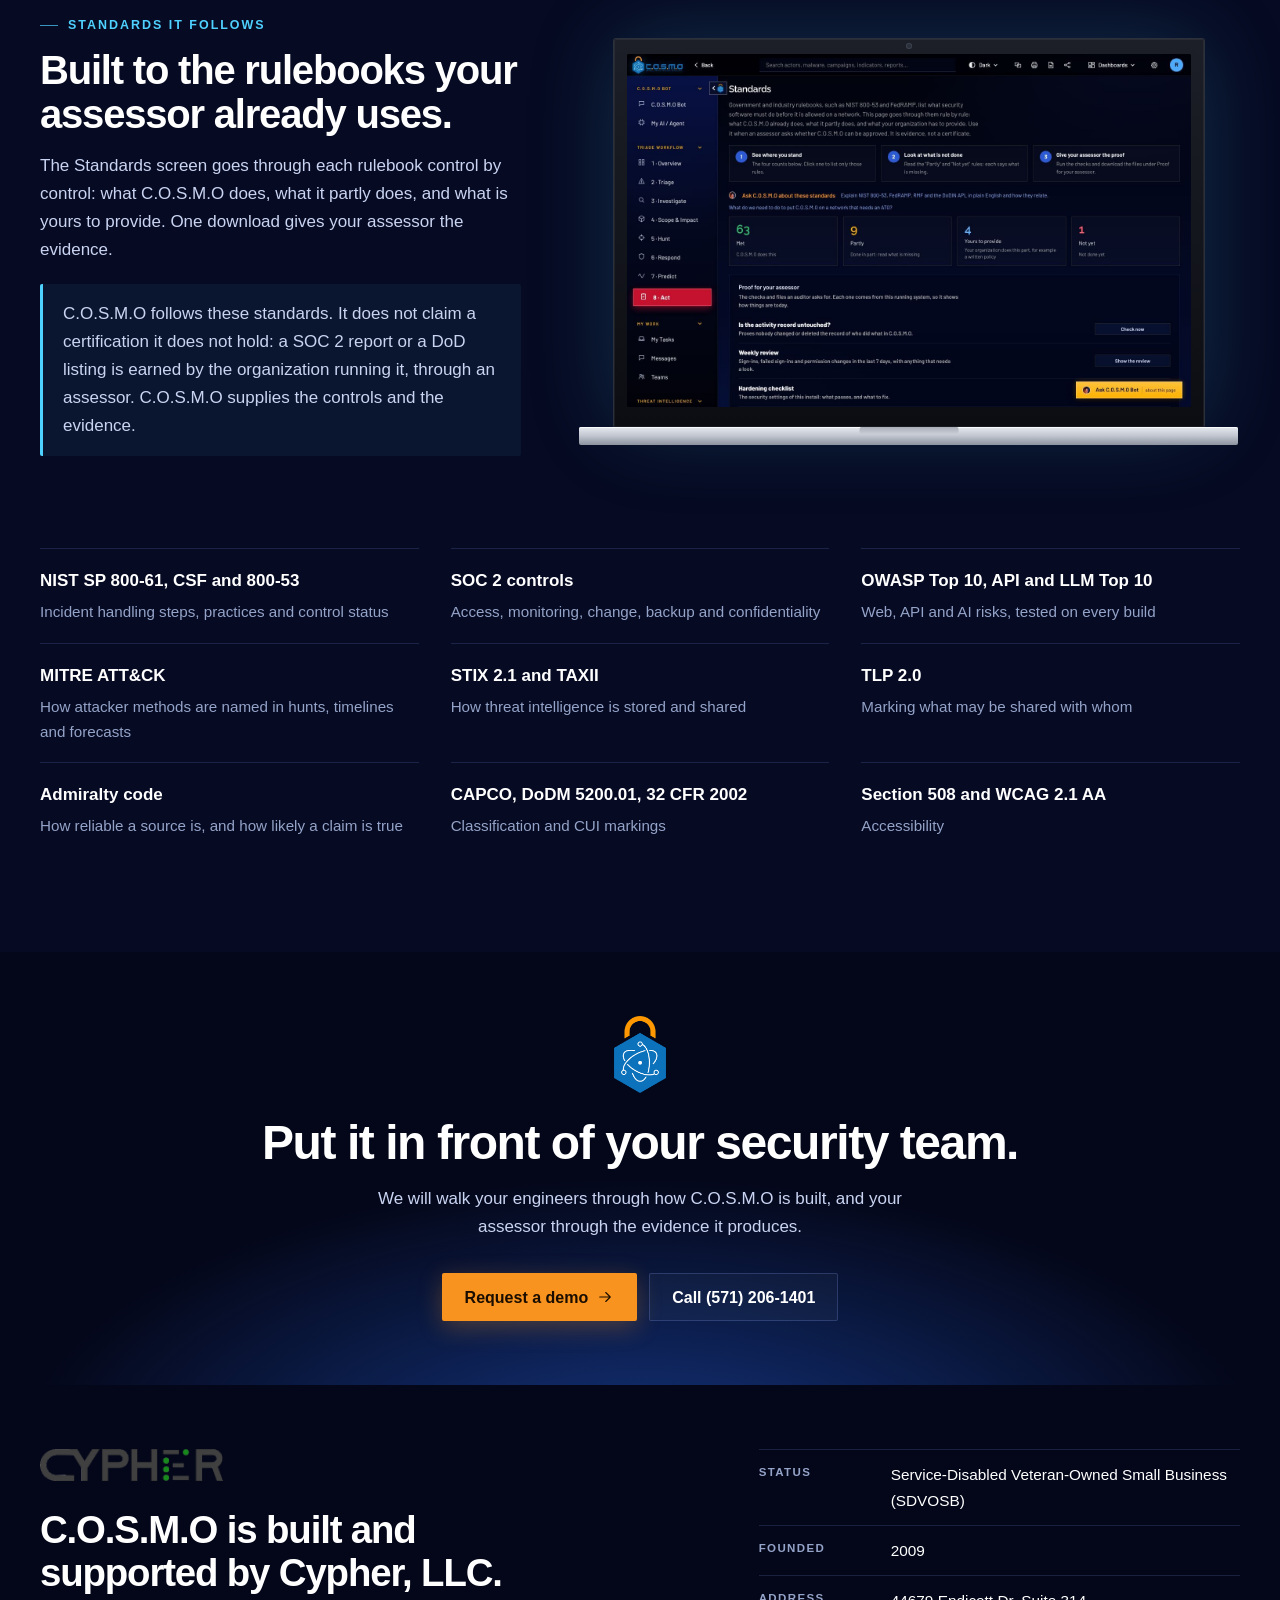
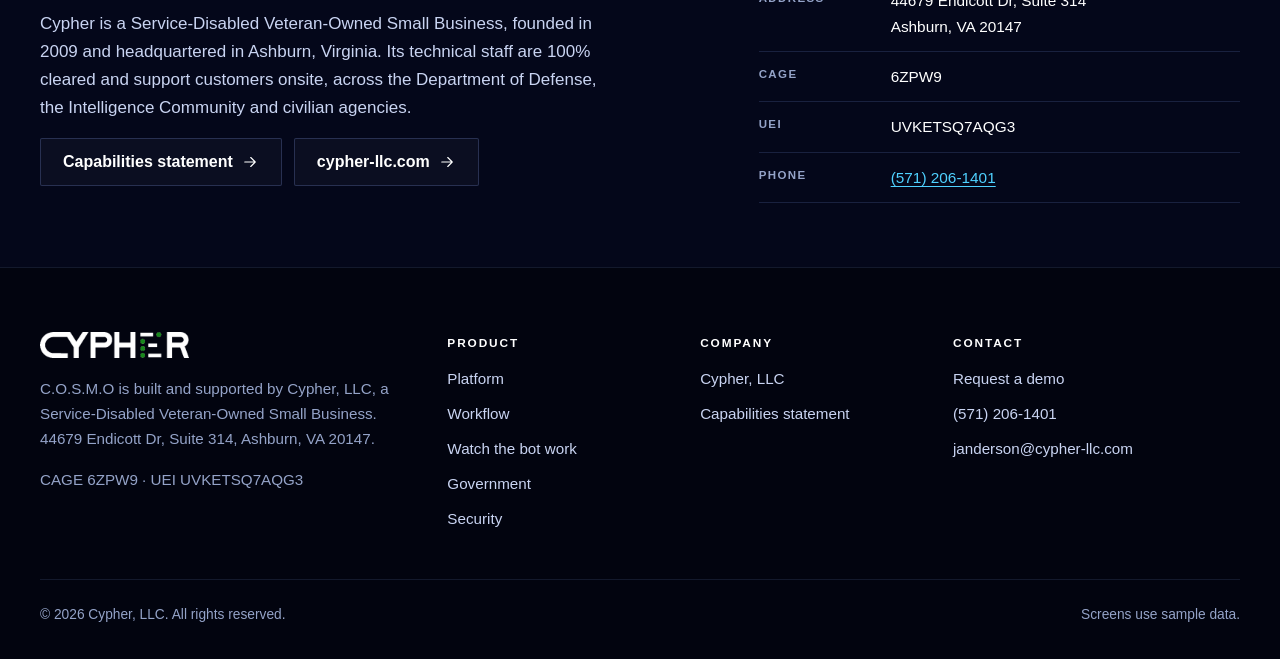
<file: security.html>
<!doctype html>
<html lang="en">
<head>
<meta charset="utf-8">
<meta name="viewport" content="width=device-width, initial-scale=1">
<title>Security | C.O.S.M.O</title>
<meta name="description" content="How C.O.S.M.O protects itself and your data: changes wait for a person, a sealed activity record, signed updates, FIPS mode, and the standards it follows.">
<meta property="og:title" content="Security | C.O.S.M.O">
<meta property="og:description" content="How C.O.S.M.O protects itself and your data: changes wait for a person, a sealed activity record, signed updates, FIPS mode, and the standards it follows.">
<meta property="og:image" content="https://cosmoplatform.ai/assets/img/hero-overview.jpg">
<meta name="theme-color" content="#04071a">
<link rel="icon" href="assets/img/favicon.svg" type="image/svg+xml">
<link rel="icon" href="assets/img/favicon.png" type="image/png">
<link rel="stylesheet" href="css/site.css">
<script>document.documentElement.classList.add('js')</script>
</head>
<body>
<svg width="0" height="0" style="position:absolute" aria-hidden="true"><defs><symbol id="i-grid" viewBox="0 0 24 24" fill="none" stroke="currentColor" stroke-width="1.5" stroke-linecap="round" stroke-linejoin="round"><rect x="3.5" y="3.5" width="7" height="7" rx="1.5"/><rect x="13.5" y="3.5" width="7" height="7" rx="1.5"/><rect x="3.5" y="13.5" width="7" height="7" rx="1.5"/><rect x="13.5" y="13.5" width="7" height="7" rx="1.5"/></symbol><symbol id="i-alert" viewBox="0 0 24 24" fill="none" stroke="currentColor" stroke-width="1.5" stroke-linecap="round" stroke-linejoin="round"><path d="M12 3.5 21 19.5H3z"/><path d="M12 10v4"/><path d="M12 16.8v.2"/></symbol><symbol id="i-search" viewBox="0 0 24 24" fill="none" stroke="currentColor" stroke-width="1.5" stroke-linecap="round" stroke-linejoin="round"><circle cx="11" cy="11" r="6.5"/><path d="m20 20-4.2-4.2"/></symbol><symbol id="i-cube" viewBox="0 0 24 24" fill="none" stroke="currentColor" stroke-width="1.5" stroke-linecap="round" stroke-linejoin="round"><path d="M12 3 20 7.5v9L12 21l-8-4.5v-9z"/><path d="M12 12 20 7.5M12 12v9M12 12 4 7.5"/></symbol><symbol id="i-target" viewBox="0 0 24 24" fill="none" stroke="currentColor" stroke-width="1.5" stroke-linecap="round" stroke-linejoin="round"><circle cx="12" cy="12" r="7"/><circle cx="12" cy="12" r="2.5"/><path d="M12 2v3M12 19v3M2 12h3M19 12h3"/></symbol><symbol id="i-shield" viewBox="0 0 24 24" fill="none" stroke="currentColor" stroke-width="1.5" stroke-linecap="round" stroke-linejoin="round"><path d="M12 3 19 6v6c0 4.5-3 7.6-7 9-4-1.4-7-4.5-7-9V6z"/></symbol><symbol id="i-shieldok" viewBox="0 0 24 24" fill="none" stroke="currentColor" stroke-width="1.5" stroke-linecap="round" stroke-linejoin="round"><path d="M12 3 19 6v6c0 4.5-3 7.6-7 9-4-1.4-7-4.5-7-9V6z"/><path d="m9 12 2 2 4-4"/></symbol><symbol id="i-trend" viewBox="0 0 24 24" fill="none" stroke="currentColor" stroke-width="1.5" stroke-linecap="round" stroke-linejoin="round"><path d="m3 17 6-6 4 4 8-8"/><path d="M15 7h6v6"/></symbol><symbol id="i-clip" viewBox="0 0 24 24" fill="none" stroke="currentColor" stroke-width="1.5" stroke-linecap="round" stroke-linejoin="round"><rect x="5.5" y="4.5" width="13" height="16.5" rx="2"/><path d="M9 4.5h6V7H9z"/><path d="m9 13.5 2 2 4-4"/></symbol><symbol id="i-check" viewBox="0 0 24 24" fill="none" stroke="currentColor" stroke-width="1.5" stroke-linecap="round" stroke-linejoin="round"><path d="m5 12.5 4.5 4.5L19 7.5"/></symbol><symbol id="i-arrow" viewBox="0 0 24 24" fill="none" stroke="currentColor" stroke-width="1.5" stroke-linecap="round" stroke-linejoin="round"><path d="M5 12h14M13 6l6 6-6 6"/></symbol><symbol id="i-server" viewBox="0 0 24 24" fill="none" stroke="currentColor" stroke-width="1.5" stroke-linecap="round" stroke-linejoin="round"><rect x="3.5" y="4" width="17" height="7" rx="2"/><rect x="3.5" y="13" width="17" height="7" rx="2"/><path d="M7 7.5h.01M7 16.5h.01M11 7.5h6M11 16.5h6"/></symbol><symbol id="i-lock" viewBox="0 0 24 24" fill="none" stroke="currentColor" stroke-width="1.5" stroke-linecap="round" stroke-linejoin="round"><rect x="5" y="10.5" width="14" height="10" rx="2"/><path d="M8 10.5V8a4 4 0 0 1 8 0v2.5"/><path d="M12 14.5v2.5"/></symbol><symbol id="i-unplug" viewBox="0 0 24 24" fill="none" stroke="currentColor" stroke-width="1.5" stroke-linecap="round" stroke-linejoin="round"><path d="m3 3 18 18"/><path d="M8.5 16.4a5 5 0 0 1 6-.8"/><path d="M5 12.6a10 10 0 0 1 3.8-2.4M15.5 10.3A10 10 0 0 1 19 12.6"/><path d="M12 20h.01"/></symbol><symbol id="i-file" viewBox="0 0 24 24" fill="none" stroke="currentColor" stroke-width="1.5" stroke-linecap="round" stroke-linejoin="round"><path d="M14 3H7a2 2 0 0 0-2 2v14a2 2 0 0 0 2 2h10a2 2 0 0 0 2-2V8z"/><path d="M14 3v5h5M9 13h6M9 17h6"/></symbol><symbol id="i-chat" viewBox="0 0 24 24" fill="none" stroke="currentColor" stroke-width="1.5" stroke-linecap="round" stroke-linejoin="round"><path d="M4 5h16v11H9l-5 4z"/><path d="M8 9.5h8M8 12.5h5"/></symbol><symbol id="i-globe" viewBox="0 0 24 24" fill="none" stroke="currentColor" stroke-width="1.5" stroke-linecap="round" stroke-linejoin="round"><circle cx="12" cy="12" r="9"/><path d="M3 12h18M12 3c2.5 2.6 3.8 5.6 3.8 9s-1.3 6.4-3.8 9c-2.5-2.6-3.8-5.6-3.8-9S9.5 5.6 12 3z"/></symbol><symbol id="i-book" viewBox="0 0 24 24" fill="none" stroke="currentColor" stroke-width="1.5" stroke-linecap="round" stroke-linejoin="round"><path d="M5 4.5A1.5 1.5 0 0 1 6.5 3H19v15H6.5A1.5 1.5 0 0 0 5 19.5z"/><path d="M5 19.5A1.5 1.5 0 0 0 6.5 21H19v-3"/></symbol><symbol id="i-flask" viewBox="0 0 24 24" fill="none" stroke="currentColor" stroke-width="1.5" stroke-linecap="round" stroke-linejoin="round"><path d="M9 3h6M10 3v6l-5 9a2 2 0 0 0 1.8 3h10.4a2 2 0 0 0 1.8-3l-5-9V3"/><path d="M7.5 15h9"/></symbol><symbol id="i-users" viewBox="0 0 24 24" fill="none" stroke="currentColor" stroke-width="1.5" stroke-linecap="round" stroke-linejoin="round"><circle cx="9" cy="8" r="3.5"/><path d="M2.5 20a6.5 6.5 0 0 1 13 0"/><path d="M16 4.6a3.5 3.5 0 0 1 0 6.8M18 14.2a6 6 0 0 1 3.5 5.8"/></symbol><symbol id="i-spark" viewBox="0 0 24 24" fill="none" stroke="currentColor" stroke-width="1.5" stroke-linecap="round" stroke-linejoin="round"><path d="m12 3 1.8 5.2L19 10l-5.2 1.8L12 17l-1.8-5.2L5 10l5.2-1.8z"/><path d="m18.5 15.5.7 1.8 1.8.7-1.8.7-.7 1.8-.7-1.8-1.8-.7 1.8-.7z"/></symbol><symbol id="i-key" viewBox="0 0 24 24" fill="none" stroke="currentColor" stroke-width="1.5" stroke-linecap="round" stroke-linejoin="round"><circle cx="8" cy="15" r="4"/><path d="m11 12 9-9M17 6l3 3M14.5 8.5l2 2"/></symbol><symbol id="i-layers" viewBox="0 0 24 24" fill="none" stroke="currentColor" stroke-width="1.5" stroke-linecap="round" stroke-linejoin="round"><path d="m12 3 9 5-9 5-9-5z"/><path d="m3 13 9 5 9-5"/></symbol><symbol id="i-star" viewBox="0 0 24 24" fill="none" stroke="currentColor" stroke-width="1.5" stroke-linecap="round" stroke-linejoin="round"><path d="m12 3 2.7 5.6 6.1.9-4.4 4.3 1 6.1L12 17l-5.5 2.9 1-6.1-4.4-4.3 6.1-.9z"/></symbol><symbol id="i-inbox" viewBox="0 0 24 24" fill="none" stroke="currentColor" stroke-width="1.5" stroke-linecap="round" stroke-linejoin="round"><path d="M3 13h5l2 3h4l2-3h5"/><path d="M5.5 5h13L21 13v6H3v-6z"/></symbol><symbol id="i-download" viewBox="0 0 24 24" fill="none" stroke="currentColor" stroke-width="1.5" stroke-linecap="round" stroke-linejoin="round"><path d="M12 4v11M7 10l5 5 5-5M5 20h14"/></symbol><symbol id="i-eye" viewBox="0 0 24 24" fill="none" stroke="currentColor" stroke-width="1.5" stroke-linecap="round" stroke-linejoin="round"><path d="M2 12s3.5-7 10-7 10 7 10 7-3.5 7-10 7S2 12 2 12z"/><circle cx="12" cy="12" r="3"/></symbol><symbol id="i-menu" viewBox="0 0 24 24" fill="none" stroke="currentColor" stroke-width="1.5" stroke-linecap="round" stroke-linejoin="round"><path d="M4 7h16M4 12h16M4 17h16"/></symbol><symbol id="i-cart" viewBox="0 0 24 24" fill="none" stroke="currentColor" stroke-width="1.5" stroke-linecap="round" stroke-linejoin="round"><circle cx="9" cy="20" r="1.3"/><circle cx="18" cy="20" r="1.3"/><path d="M3 4h2.5l2.2 11h11l2-8H6.5"/></symbol><symbol id="i-pin" viewBox="0 0 24 24" fill="none" stroke="currentColor" stroke-width="1.5" stroke-linecap="round" stroke-linejoin="round"><path d="M12 21s7-6.5 7-12a7 7 0 0 0-14 0c0 5.5 7 12 7 12z"/><circle cx="12" cy="9" r="2.5"/></symbol><symbol id="i-phone" viewBox="0 0 24 24" fill="none" stroke="currentColor" stroke-width="1.5" stroke-linecap="round" stroke-linejoin="round"><path d="M5 4h4l2 5-2.5 1.5a11 11 0 0 0 5 5L15 13l5 2v4a2 2 0 0 1-2 2A16 16 0 0 1 3 6a2 2 0 0 1 2-2z"/></symbol><symbol id="i-mail" viewBox="0 0 24 24" fill="none" stroke="currentColor" stroke-width="1.5" stroke-linecap="round" stroke-linejoin="round"><rect x="3" y="5" width="18" height="14" rx="2"/><path d="m3 7 9 6 9-6"/></symbol><symbol id="i-person" viewBox="0 0 24 24" fill="none" stroke="currentColor" stroke-width="1.5" stroke-linecap="round" stroke-linejoin="round"><circle cx="12" cy="8" r="4"/><path d="M4 21a8 8 0 0 1 16 0"/></symbol><symbol id="i-mask" viewBox="0 0 24 24" fill="none" stroke="currentColor" stroke-width="1.5" stroke-linecap="round" stroke-linejoin="round"><path d="M4 7c2.5-1.5 5.2-2 8-2s5.5.5 8 2c0 7-3.5 12-8 12S4 14 4 7z"/><path d="M8.5 11h2M13.5 11h2"/></symbol><symbol id="i-flag" viewBox="0 0 24 24" fill="none" stroke="currentColor" stroke-width="1.5" stroke-linecap="round" stroke-linejoin="round"><path d="M5 21V4M5 4h11l-2 4 2 4H5"/></symbol></defs></svg>
<a class="skip" href="#main">Skip to the content</a>
<header class="site-head">
  <div class="wrap">
    <a class="brand" href="index.html" aria-label="C.O.S.M.O home"><img src="assets/img/cosmo-logo.png" width="360" height="123" alt="C.O.S.M.O, Bringing Order to Cyber Operations"></a>
    <nav class="nav" aria-label="Main">
      <ul class="nav-links"><li><a href="index.html#what">Platform</a></li><li><a href="index.html#features">Workflow</a></li><li><a href="government.html">Government</a></li><li><a href="security.html" aria-current="page">Security</a></li><li><a href="contact.html">Contact</a></li></ul>
      <a class="btn btn-primary btn-sm" href="contact.html">Request a demo</a>
      <details class="menu">
        <summary><svg aria-hidden="true"><use href="#i-menu"/></svg>Menu</summary>
        <ul><li><a href="index.html#what">Platform</a></li><li><a href="index.html#features">Workflow</a></li><li><a href="government.html">Government</a></li><li><a href="security.html">Security</a></li><li><a href="contact.html">Contact</a></li><li><a class="btn btn-primary" href="contact.html">Request a demo</a></li></ul>
      </details>
    </nav>
  </div>
</header>
<main id="main">

<section class="page-head" aria-labelledby="ph">
  <div class="wrap" data-reveal>
    <span class="eyebrow">Security</span>
    <h1 id="ph">A security tool should be the hardest thing on your network to fool.</h1>
    <p class="lead">C.O.S.M.O reads text attackers can write: alert data, dark web posts, files. So it is built to treat all of it as data, to change nothing without a person, and to keep a record nobody can quietly edit.</p>
  </div>
</section>

<section class="section dark alt" aria-labelledby="s1">
  <div class="wrap">
    <div class="feature">
      <div class="feature-text" data-reveal>
        <span class="eyebrow">Changes wait for a person</span>
        <h2 id="s1">The AI can propose. Only a person can confirm.</h2>
        <p>C.O.S.M.O Bot can run the platform for you, but every change it proposes waits under its answer for the person who asked to press Confirm. Never an API key, never the model.</p>
        <p>A planted instruction in an alert or a file can only ever become a proposal. A proposal lapses after 30 minutes.</p>
        <ul class="ticks"><li><svg aria-hidden="true"><use href="#i-check"/></svg><span>Confirmed changes go in the sealed activity record, in that person&rsquo;s name</span></li><li><svg aria-hidden="true"><use href="#i-check"/></svg><span>The record keeps where they signed in from</span></li><li><svg aria-hidden="true"><use href="#i-check"/></svg><span>Auto triage plans need a person&rsquo;s Approve too</span></li></ul>
        
        <ul class="flow"><li class="flow-label">How it works</li><li class="step">AI proposes</li><li class="arrow" aria-hidden="true"><svg aria-hidden="true"><use href="#i-arrow"/></svg></li><li class="step person">Person confirms</li><li class="arrow" aria-hidden="true"><svg aria-hidden="true"><use href="#i-arrow"/></svg></li><li class="step">Sealed record</li></ul>
      </div>
      <div class="feature-media" data-reveal="right"><figure class="device-laptop "><div class="lid"><div class="screen"><img src="assets/img/confirm.jpg" width="1440" height="900" alt="C.O.S.M.O Bot proposing two changes, closing a case and sending a message, each waiting with Confirm and Cancel buttons." loading="lazy"></div></div><div class="base"></div></figure></div>
    </div>
  </div>
</section>

<section class="section dark deep" aria-labelledby="s2">
  <div class="wrap">
    <div class="section-head" data-reveal>
      <span class="eyebrow">Built in</span>
      <h2 id="s2">The protections are in the product, not in a policy document.</h2>
    </div>
    <div class="cols">
      <div class="col" data-reveal><div class="ic"><svg aria-hidden="true"><use href="#i-file"/></svg></div><h3>An incident record you can check</h3><p>Download a case record and its fingerprint is written to the sealed activity record. Paste a copy back later and C.O.S.M.O says whether it was edited.</p></div>
      <div class="col" data-reveal style="--d:1"><div class="ic"><svg aria-hidden="true"><use href="#i-flask"/></svg></div><h3>Files are read, never run</h3><p>Uploaded logs, documents and malware samples are read as data. The Malware Lab and the council take code apart without executing it.</p></div>
      <div class="col" data-reveal style="--d:2"><div class="ic"><svg aria-hidden="true"><use href="#i-key"/></svg></div><h3>Signed licenses and updates</h3><p>Licenses, content packs and updates are signed with Ed25519 and checked offline against a key built into C.O.S.M.O.</p></div>
      <div class="col" data-reveal><div class="ic"><svg aria-hidden="true"><use href="#i-lock"/></svg></div><h3>FIPS mode</h3><p>The FIPS provider starts before anything else, with a self-test. If it fails, C.O.S.M.O does not start.</p></div>
      <div class="col" data-reveal style="--d:1"><div class="ic"><svg aria-hidden="true"><use href="#i-person"/></svg></div><h3>Sign-in you control</h3><p>Single sign-on, smart cards (CAC/PIV), two-step sign-in, lockout and idle sign-out rules, set by an administrator.</p></div>
      <div class="col" data-reveal style="--d:2"><div class="ic"><svg aria-hidden="true"><use href="#i-unplug"/></svg></div><h3>Nothing leaves unless you allow it</h3><p>It runs on your server. Offline mode stops every outside connection, including hosted AI.</p></div>
    </div>
  </div>
</section>

<section class="section dark" aria-labelledby="s3">
  <div class="wrap">
    <div class="feature flip">
      <div class="feature-text" data-reveal>
        <span class="eyebrow">Proof of Defense</span>
        <h2 id="s3">&ldquo;Would we catch it?&rdquo; gets an answer with evidence.</h2>
        <p>Test a detection rule with a harmless sample of what it should catch and the variations attackers use to slip past. Save the result as proof, with how noisy the rule would be on your real traffic.</p>
        <p>An administrator approves it. C.O.S.M.O tests it again every few weeks, and a rule that stops catching its sample raises a high alert.</p>
        <ul class="ticks"><li><svg aria-hidden="true"><use href="#i-check"/></svg><span>Editing a rule sends it back for review</span></li><li><svg aria-hidden="true"><use href="#i-check"/></svg><span>One download gives your assessor every rule and its proof</span></li><li><svg aria-hidden="true"><use href="#i-check"/></svg><span>Every attacker method you cover, and the ones you do not</span></li></ul>
        
        <ul class="flow"><li class="flow-label">How it works</li><li class="step">Test</li><li class="arrow" aria-hidden="true"><svg aria-hidden="true"><use href="#i-arrow"/></svg></li><li class="step">Save as proof</li><li class="arrow" aria-hidden="true"><svg aria-hidden="true"><use href="#i-arrow"/></svg></li><li class="step person">Approve</li><li class="arrow" aria-hidden="true"><svg aria-hidden="true"><use href="#i-arrow"/></svg></li><li class="step">Retest</li></ul>
      </div>
      <div class="feature-media" data-reveal="left"><figure class="device-laptop "><div class="lid"><div class="screen"><img src="assets/img/proof.jpg" width="1440" height="900" alt="The proof record on Purple Team: each detection rule with its approval, last test and result." loading="lazy"></div></div><div class="base"></div></figure></div>
    </div>
  </div>
</section>

<section class="section dark alt" aria-labelledby="s4">
  <div class="wrap">
    <div class="feature">
      <div class="feature-text" data-reveal>
        <span class="eyebrow">Standards it follows</span>
        <h2 id="s4">Built to the rulebooks your assessor already uses.</h2>
        <p>The Standards screen goes through each rulebook control by control: what C.O.S.M.O does, what it partly does, and what is yours to provide. One download gives your assessor the evidence.</p>
        <p class="note">C.O.S.M.O follows these standards. It does not claim a certification it does not hold: a SOC 2 report or a DoD listing is earned by the organization running it, through an assessor. C.O.S.M.O supplies the controls and the evidence.</p>
      </div>
      <div class="feature-media" data-reveal="right"><figure class="device-laptop "><div class="lid"><div class="screen"><img src="assets/img/standards.jpg" width="1440" height="900" alt="The Standards page: counts of controls met, partly met, yours to provide and not yet done, with proof for your assessor below." loading="lazy"></div></div><div class="base"></div></figure></div>
    </div>
    <dl class="std" style="margin-top:72px"><div><dt>NIST SP 800-61, CSF and 800-53</dt><dd>Incident handling steps, practices and control status</dd></div><div><dt>SOC 2 controls</dt><dd>Access, monitoring, change, backup and confidentiality</dd></div><div><dt>OWASP Top 10, API and LLM Top 10</dt><dd>Web, API and AI risks, tested on every build</dd></div><div><dt>MITRE ATT&amp;CK</dt><dd>How attacker methods are named in hunts, timelines and forecasts</dd></div><div><dt>STIX 2.1 and TAXII</dt><dd>How threat intelligence is stored and shared</dd></div><div><dt>TLP 2.0</dt><dd>Marking what may be shared with whom</dd></div><div><dt>Admiralty code</dt><dd>How reliable a source is, and how likely a claim is true</dd></div><div><dt>CAPCO, DoDM 5200.01, 32 CFR 2002</dt><dd>Classification and CUI markings</dd></div><div><dt>Section 508 and WCAG 2.1 AA</dt><dd>Accessibility</dd></div></dl>
  </div>
</section>

<section class="section cta" aria-labelledby="cta-h">
  <div class="wrap" data-reveal>
    <img class="mark" src="assets/img/cosmo-lock.png" width="200" height="295" alt="" loading="lazy">
    <h2 id="cta-h">Put it in front of your security team.</h2>
    <p>We will walk your engineers through how C.O.S.M.O is built, and your assessor through the evidence it produces.</p>
    <div class="actions" style="justify-content:center"><a class="btn btn-primary" href="contact.html">Request a demo <svg aria-hidden="true"><use href="#i-arrow"/></svg></a><a class="btn btn-outline" href="tel:+15712061401">Call (571) 206-1401</a></div>
  </div>
</section>

<section class="section dark" aria-labelledby="cypher-h">
  <div class="wrap cypher">
    <div class="cypher-text" data-reveal>
      <img class="mark" src="assets/img/cypher-logo.png" width="400" height="70" alt="Cypher, LLC">
      <h2 id="cypher-h">C.O.S.M.O is built and supported by Cypher, LLC.</h2>
      <p>Cypher is a Service-Disabled Veteran-Owned Small Business, founded in 2009 and headquartered in Ashburn, Virginia. Its technical staff are 100% cleared and support customers onsite, across the Department of Defense, the Intelligence Community and civilian agencies.</p>
      <div class="actions"><a class="btn btn-outline" href="https://cypher-llc.com/capabilities.html">Capabilities statement <svg aria-hidden="true"><use href="#i-arrow"/></svg></a><a class="btn btn-outline" href="https://cypher-llc.com/">cypher-llc.com <svg aria-hidden="true"><use href="#i-arrow"/></svg></a></div>
    </div>
    <dl class="cypher-facts" data-reveal style="--d:2">
      <div><dt>Status</dt><dd>Service-Disabled Veteran-Owned Small Business (SDVOSB)</dd></div>
      <div><dt>Founded</dt><dd>2009</dd></div>
      <div><dt>Address</dt><dd>44679 Endicott Dr, Suite 314<br>Ashburn, VA 20147</dd></div>
      <div><dt>CAGE</dt><dd>6ZPW9</dd></div>
      <div><dt>UEI</dt><dd>UVKETSQ7AQG3</dd></div>
      <div><dt>Phone</dt><dd><a href="tel:+15712061401">(571) 206-1401</a></dd></div>
    </dl>
  </div>
</section>

</main>
<footer class="site-foot">
  <div class="wrap">
    <div class="foot-grid">
      <div>
        <a href="https://cypher-llc.com/"><img class="logo" src="assets/img/cypher-logo-white.png" width="400" height="70" alt="Cypher, LLC"></a>
        <p>C.O.S.M.O is built and supported by Cypher, LLC, a Service-Disabled Veteran-Owned Small Business. 44679 Endicott Dr, Suite 314, Ashburn, VA 20147.</p>
        <p>CAGE 6ZPW9 &middot; UEI UVKETSQ7AQG3</p>
      </div>
      <div>
        <h2>Product</h2>
        <ul>
          <li><a href="index.html#what">Platform</a></li>
          <li><a href="index.html#features">Workflow</a></li>
          <li><a href="index.html#bot">Watch the bot work</a></li>
          <li><a href="government.html">Government</a></li>
          <li><a href="security.html">Security</a></li>
        </ul>
      </div>
      <div>
        <h2>Company</h2>
        <ul>
          <li><a href="https://cypher-llc.com/">Cypher, LLC</a></li>
          <li><a href="https://cypher-llc.com/capabilities.html">Capabilities statement</a></li>
        </ul>
      </div>
      <div>
        <h2>Contact</h2>
        <ul>
          <li><a href="contact.html">Request a demo</a></li>
          <li><a href="tel:+15712061401">(571) 206-1401</a></li>
          <li><a href="mailto:janderson@cypher-llc.com">janderson@cypher-llc.com</a></li>
        </ul>
      </div>
    </div>
    <div class="foot-base">
      <span>&copy; <span data-year>2026</span> Cypher, LLC. All rights reserved.</span>
      <span>Screens use sample data.</span>
    </div>
  </div>
</footer>
<script src="js/site.js" defer></script>
</body>
</html>
</file>
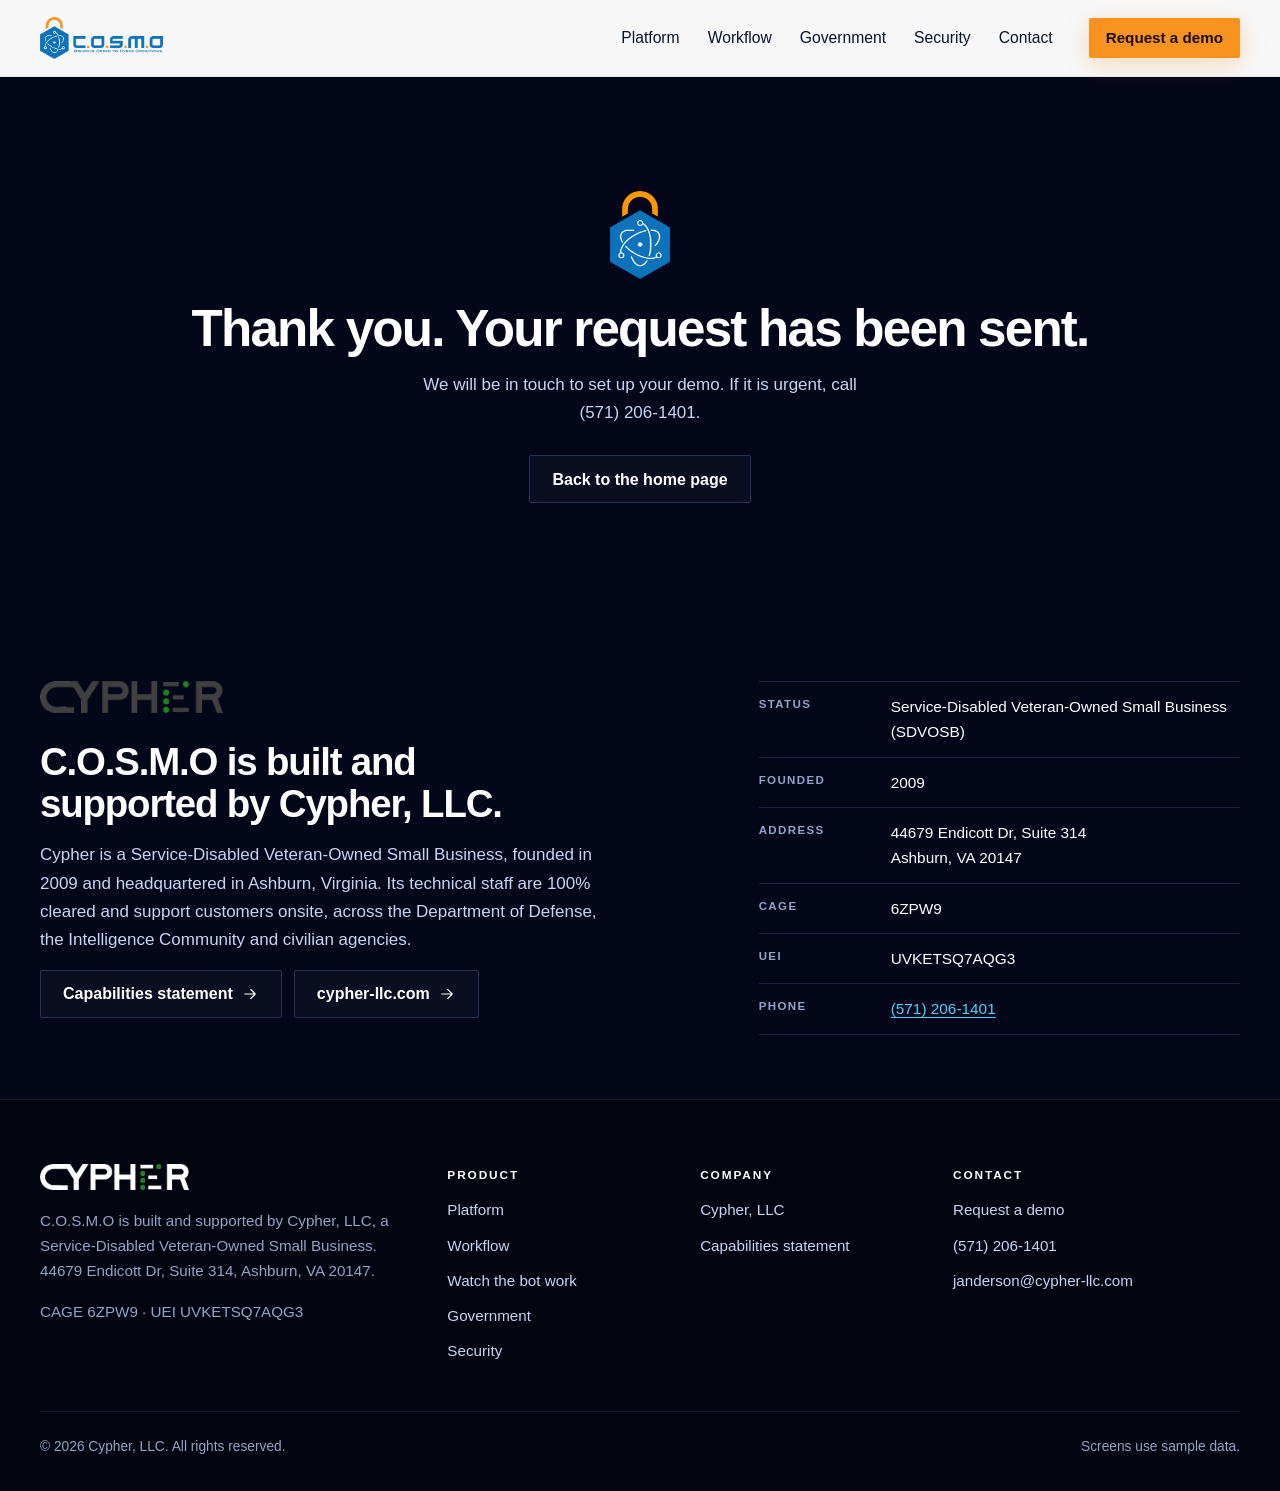
<file: thanks.html>
<!doctype html>
<html lang="en">
<head>
<meta charset="utf-8">
<meta name="viewport" content="width=device-width, initial-scale=1">
<title>Request sent | C.O.S.M.O</title>
<meta name="robots" content="noindex">
<meta name="description" content="Request sent | C.O.S.M.O">
<meta property="og:title" content="Request sent | C.O.S.M.O">
<meta property="og:description" content="Request sent | C.O.S.M.O">
<meta property="og:image" content="https://cosmoplatform.ai/assets/img/hero-overview.jpg">
<meta name="theme-color" content="#04071a">
<link rel="icon" href="assets/img/favicon.svg" type="image/svg+xml">
<link rel="icon" href="assets/img/favicon.png" type="image/png">
<link rel="stylesheet" href="css/site.css">
<script>document.documentElement.classList.add('js')</script>
</head>
<body>
<svg width="0" height="0" style="position:absolute" aria-hidden="true"><defs><symbol id="i-grid" viewBox="0 0 24 24" fill="none" stroke="currentColor" stroke-width="1.5" stroke-linecap="round" stroke-linejoin="round"><rect x="3.5" y="3.5" width="7" height="7" rx="1.5"/><rect x="13.5" y="3.5" width="7" height="7" rx="1.5"/><rect x="3.5" y="13.5" width="7" height="7" rx="1.5"/><rect x="13.5" y="13.5" width="7" height="7" rx="1.5"/></symbol><symbol id="i-alert" viewBox="0 0 24 24" fill="none" stroke="currentColor" stroke-width="1.5" stroke-linecap="round" stroke-linejoin="round"><path d="M12 3.5 21 19.5H3z"/><path d="M12 10v4"/><path d="M12 16.8v.2"/></symbol><symbol id="i-search" viewBox="0 0 24 24" fill="none" stroke="currentColor" stroke-width="1.5" stroke-linecap="round" stroke-linejoin="round"><circle cx="11" cy="11" r="6.5"/><path d="m20 20-4.2-4.2"/></symbol><symbol id="i-cube" viewBox="0 0 24 24" fill="none" stroke="currentColor" stroke-width="1.5" stroke-linecap="round" stroke-linejoin="round"><path d="M12 3 20 7.5v9L12 21l-8-4.5v-9z"/><path d="M12 12 20 7.5M12 12v9M12 12 4 7.5"/></symbol><symbol id="i-target" viewBox="0 0 24 24" fill="none" stroke="currentColor" stroke-width="1.5" stroke-linecap="round" stroke-linejoin="round"><circle cx="12" cy="12" r="7"/><circle cx="12" cy="12" r="2.5"/><path d="M12 2v3M12 19v3M2 12h3M19 12h3"/></symbol><symbol id="i-shield" viewBox="0 0 24 24" fill="none" stroke="currentColor" stroke-width="1.5" stroke-linecap="round" stroke-linejoin="round"><path d="M12 3 19 6v6c0 4.5-3 7.6-7 9-4-1.4-7-4.5-7-9V6z"/></symbol><symbol id="i-shieldok" viewBox="0 0 24 24" fill="none" stroke="currentColor" stroke-width="1.5" stroke-linecap="round" stroke-linejoin="round"><path d="M12 3 19 6v6c0 4.5-3 7.6-7 9-4-1.4-7-4.5-7-9V6z"/><path d="m9 12 2 2 4-4"/></symbol><symbol id="i-trend" viewBox="0 0 24 24" fill="none" stroke="currentColor" stroke-width="1.5" stroke-linecap="round" stroke-linejoin="round"><path d="m3 17 6-6 4 4 8-8"/><path d="M15 7h6v6"/></symbol><symbol id="i-clip" viewBox="0 0 24 24" fill="none" stroke="currentColor" stroke-width="1.5" stroke-linecap="round" stroke-linejoin="round"><rect x="5.5" y="4.5" width="13" height="16.5" rx="2"/><path d="M9 4.5h6V7H9z"/><path d="m9 13.5 2 2 4-4"/></symbol><symbol id="i-check" viewBox="0 0 24 24" fill="none" stroke="currentColor" stroke-width="1.5" stroke-linecap="round" stroke-linejoin="round"><path d="m5 12.5 4.5 4.5L19 7.5"/></symbol><symbol id="i-arrow" viewBox="0 0 24 24" fill="none" stroke="currentColor" stroke-width="1.5" stroke-linecap="round" stroke-linejoin="round"><path d="M5 12h14M13 6l6 6-6 6"/></symbol><symbol id="i-server" viewBox="0 0 24 24" fill="none" stroke="currentColor" stroke-width="1.5" stroke-linecap="round" stroke-linejoin="round"><rect x="3.5" y="4" width="17" height="7" rx="2"/><rect x="3.5" y="13" width="17" height="7" rx="2"/><path d="M7 7.5h.01M7 16.5h.01M11 7.5h6M11 16.5h6"/></symbol><symbol id="i-lock" viewBox="0 0 24 24" fill="none" stroke="currentColor" stroke-width="1.5" stroke-linecap="round" stroke-linejoin="round"><rect x="5" y="10.5" width="14" height="10" rx="2"/><path d="M8 10.5V8a4 4 0 0 1 8 0v2.5"/><path d="M12 14.5v2.5"/></symbol><symbol id="i-unplug" viewBox="0 0 24 24" fill="none" stroke="currentColor" stroke-width="1.5" stroke-linecap="round" stroke-linejoin="round"><path d="m3 3 18 18"/><path d="M8.5 16.4a5 5 0 0 1 6-.8"/><path d="M5 12.6a10 10 0 0 1 3.8-2.4M15.5 10.3A10 10 0 0 1 19 12.6"/><path d="M12 20h.01"/></symbol><symbol id="i-file" viewBox="0 0 24 24" fill="none" stroke="currentColor" stroke-width="1.5" stroke-linecap="round" stroke-linejoin="round"><path d="M14 3H7a2 2 0 0 0-2 2v14a2 2 0 0 0 2 2h10a2 2 0 0 0 2-2V8z"/><path d="M14 3v5h5M9 13h6M9 17h6"/></symbol><symbol id="i-chat" viewBox="0 0 24 24" fill="none" stroke="currentColor" stroke-width="1.5" stroke-linecap="round" stroke-linejoin="round"><path d="M4 5h16v11H9l-5 4z"/><path d="M8 9.5h8M8 12.5h5"/></symbol><symbol id="i-globe" viewBox="0 0 24 24" fill="none" stroke="currentColor" stroke-width="1.5" stroke-linecap="round" stroke-linejoin="round"><circle cx="12" cy="12" r="9"/><path d="M3 12h18M12 3c2.5 2.6 3.8 5.6 3.8 9s-1.3 6.4-3.8 9c-2.5-2.6-3.8-5.6-3.8-9S9.5 5.6 12 3z"/></symbol><symbol id="i-book" viewBox="0 0 24 24" fill="none" stroke="currentColor" stroke-width="1.5" stroke-linecap="round" stroke-linejoin="round"><path d="M5 4.5A1.5 1.5 0 0 1 6.5 3H19v15H6.5A1.5 1.5 0 0 0 5 19.5z"/><path d="M5 19.5A1.5 1.5 0 0 0 6.5 21H19v-3"/></symbol><symbol id="i-flask" viewBox="0 0 24 24" fill="none" stroke="currentColor" stroke-width="1.5" stroke-linecap="round" stroke-linejoin="round"><path d="M9 3h6M10 3v6l-5 9a2 2 0 0 0 1.8 3h10.4a2 2 0 0 0 1.8-3l-5-9V3"/><path d="M7.5 15h9"/></symbol><symbol id="i-users" viewBox="0 0 24 24" fill="none" stroke="currentColor" stroke-width="1.5" stroke-linecap="round" stroke-linejoin="round"><circle cx="9" cy="8" r="3.5"/><path d="M2.5 20a6.5 6.5 0 0 1 13 0"/><path d="M16 4.6a3.5 3.5 0 0 1 0 6.8M18 14.2a6 6 0 0 1 3.5 5.8"/></symbol><symbol id="i-spark" viewBox="0 0 24 24" fill="none" stroke="currentColor" stroke-width="1.5" stroke-linecap="round" stroke-linejoin="round"><path d="m12 3 1.8 5.2L19 10l-5.2 1.8L12 17l-1.8-5.2L5 10l5.2-1.8z"/><path d="m18.5 15.5.7 1.8 1.8.7-1.8.7-.7 1.8-.7-1.8-1.8-.7 1.8-.7z"/></symbol><symbol id="i-key" viewBox="0 0 24 24" fill="none" stroke="currentColor" stroke-width="1.5" stroke-linecap="round" stroke-linejoin="round"><circle cx="8" cy="15" r="4"/><path d="m11 12 9-9M17 6l3 3M14.5 8.5l2 2"/></symbol><symbol id="i-layers" viewBox="0 0 24 24" fill="none" stroke="currentColor" stroke-width="1.5" stroke-linecap="round" stroke-linejoin="round"><path d="m12 3 9 5-9 5-9-5z"/><path d="m3 13 9 5 9-5"/></symbol><symbol id="i-star" viewBox="0 0 24 24" fill="none" stroke="currentColor" stroke-width="1.5" stroke-linecap="round" stroke-linejoin="round"><path d="m12 3 2.7 5.6 6.1.9-4.4 4.3 1 6.1L12 17l-5.5 2.9 1-6.1-4.4-4.3 6.1-.9z"/></symbol><symbol id="i-inbox" viewBox="0 0 24 24" fill="none" stroke="currentColor" stroke-width="1.5" stroke-linecap="round" stroke-linejoin="round"><path d="M3 13h5l2 3h4l2-3h5"/><path d="M5.5 5h13L21 13v6H3v-6z"/></symbol><symbol id="i-download" viewBox="0 0 24 24" fill="none" stroke="currentColor" stroke-width="1.5" stroke-linecap="round" stroke-linejoin="round"><path d="M12 4v11M7 10l5 5 5-5M5 20h14"/></symbol><symbol id="i-eye" viewBox="0 0 24 24" fill="none" stroke="currentColor" stroke-width="1.5" stroke-linecap="round" stroke-linejoin="round"><path d="M2 12s3.5-7 10-7 10 7 10 7-3.5 7-10 7S2 12 2 12z"/><circle cx="12" cy="12" r="3"/></symbol><symbol id="i-menu" viewBox="0 0 24 24" fill="none" stroke="currentColor" stroke-width="1.5" stroke-linecap="round" stroke-linejoin="round"><path d="M4 7h16M4 12h16M4 17h16"/></symbol><symbol id="i-cart" viewBox="0 0 24 24" fill="none" stroke="currentColor" stroke-width="1.5" stroke-linecap="round" stroke-linejoin="round"><circle cx="9" cy="20" r="1.3"/><circle cx="18" cy="20" r="1.3"/><path d="M3 4h2.5l2.2 11h11l2-8H6.5"/></symbol><symbol id="i-pin" viewBox="0 0 24 24" fill="none" stroke="currentColor" stroke-width="1.5" stroke-linecap="round" stroke-linejoin="round"><path d="M12 21s7-6.5 7-12a7 7 0 0 0-14 0c0 5.5 7 12 7 12z"/><circle cx="12" cy="9" r="2.5"/></symbol><symbol id="i-phone" viewBox="0 0 24 24" fill="none" stroke="currentColor" stroke-width="1.5" stroke-linecap="round" stroke-linejoin="round"><path d="M5 4h4l2 5-2.5 1.5a11 11 0 0 0 5 5L15 13l5 2v4a2 2 0 0 1-2 2A16 16 0 0 1 3 6a2 2 0 0 1 2-2z"/></symbol><symbol id="i-mail" viewBox="0 0 24 24" fill="none" stroke="currentColor" stroke-width="1.5" stroke-linecap="round" stroke-linejoin="round"><rect x="3" y="5" width="18" height="14" rx="2"/><path d="m3 7 9 6 9-6"/></symbol><symbol id="i-person" viewBox="0 0 24 24" fill="none" stroke="currentColor" stroke-width="1.5" stroke-linecap="round" stroke-linejoin="round"><circle cx="12" cy="8" r="4"/><path d="M4 21a8 8 0 0 1 16 0"/></symbol><symbol id="i-mask" viewBox="0 0 24 24" fill="none" stroke="currentColor" stroke-width="1.5" stroke-linecap="round" stroke-linejoin="round"><path d="M4 7c2.5-1.5 5.2-2 8-2s5.5.5 8 2c0 7-3.5 12-8 12S4 14 4 7z"/><path d="M8.5 11h2M13.5 11h2"/></symbol><symbol id="i-flag" viewBox="0 0 24 24" fill="none" stroke="currentColor" stroke-width="1.5" stroke-linecap="round" stroke-linejoin="round"><path d="M5 21V4M5 4h11l-2 4 2 4H5"/></symbol></defs></svg>
<a class="skip" href="#main">Skip to the content</a>
<header class="site-head">
  <div class="wrap">
    <a class="brand" href="index.html" aria-label="C.O.S.M.O home"><img src="assets/img/cosmo-logo.png" width="360" height="123" alt="C.O.S.M.O, Bringing Order to Cyber Operations"></a>
    <nav class="nav" aria-label="Main">
      <ul class="nav-links"><li><a href="index.html#what">Platform</a></li><li><a href="index.html#features">Workflow</a></li><li><a href="government.html">Government</a></li><li><a href="security.html">Security</a></li><li><a href="contact.html">Contact</a></li></ul>
      <a class="btn btn-primary btn-sm" href="contact.html">Request a demo</a>
      <details class="menu">
        <summary><svg aria-hidden="true"><use href="#i-menu"/></svg>Menu</summary>
        <ul><li><a href="index.html#what">Platform</a></li><li><a href="index.html#features">Workflow</a></li><li><a href="government.html">Government</a></li><li><a href="security.html">Security</a></li><li><a href="contact.html">Contact</a></li><li><a class="btn btn-primary" href="contact.html">Request a demo</a></li></ul>
      </details>
    </nav>
  </div>
</header>
<main id="main">
<section class="lost dark"><div class="wrap"><img class="mark" src="assets/img/cosmo-lock.png" width="200" height="295" alt=""><h1>Thank you. Your request has been sent.</h1><p>We will be in touch to set up your demo. If it is urgent, call <span class="nowrap">(571) 206-1401</span>.</p><div class="actions"><a class="btn btn-outline" href="index.html">Back to the home page</a></div></div></section>
<section class="section dark" aria-labelledby="cypher-h">
  <div class="wrap cypher">
    <div class="cypher-text" data-reveal>
      <img class="mark" src="assets/img/cypher-logo.png" width="400" height="70" alt="Cypher, LLC">
      <h2 id="cypher-h">C.O.S.M.O is built and supported by Cypher, LLC.</h2>
      <p>Cypher is a Service-Disabled Veteran-Owned Small Business, founded in 2009 and headquartered in Ashburn, Virginia. Its technical staff are 100% cleared and support customers onsite, across the Department of Defense, the Intelligence Community and civilian agencies.</p>
      <div class="actions"><a class="btn btn-outline" href="https://cypher-llc.com/capabilities.html">Capabilities statement <svg aria-hidden="true"><use href="#i-arrow"/></svg></a><a class="btn btn-outline" href="https://cypher-llc.com/">cypher-llc.com <svg aria-hidden="true"><use href="#i-arrow"/></svg></a></div>
    </div>
    <dl class="cypher-facts" data-reveal style="--d:2">
      <div><dt>Status</dt><dd>Service-Disabled Veteran-Owned Small Business (SDVOSB)</dd></div>
      <div><dt>Founded</dt><dd>2009</dd></div>
      <div><dt>Address</dt><dd>44679 Endicott Dr, Suite 314<br>Ashburn, VA 20147</dd></div>
      <div><dt>CAGE</dt><dd>6ZPW9</dd></div>
      <div><dt>UEI</dt><dd>UVKETSQ7AQG3</dd></div>
      <div><dt>Phone</dt><dd><a href="tel:+15712061401">(571) 206-1401</a></dd></div>
    </dl>
  </div>
</section>
</main>
<footer class="site-foot">
  <div class="wrap">
    <div class="foot-grid">
      <div>
        <a href="https://cypher-llc.com/"><img class="logo" src="assets/img/cypher-logo-white.png" width="400" height="70" alt="Cypher, LLC"></a>
        <p>C.O.S.M.O is built and supported by Cypher, LLC, a Service-Disabled Veteran-Owned Small Business. 44679 Endicott Dr, Suite 314, Ashburn, VA 20147.</p>
        <p>CAGE 6ZPW9 &middot; UEI UVKETSQ7AQG3</p>
      </div>
      <div>
        <h2>Product</h2>
        <ul>
          <li><a href="index.html#what">Platform</a></li>
          <li><a href="index.html#features">Workflow</a></li>
          <li><a href="index.html#bot">Watch the bot work</a></li>
          <li><a href="government.html">Government</a></li>
          <li><a href="security.html">Security</a></li>
        </ul>
      </div>
      <div>
        <h2>Company</h2>
        <ul>
          <li><a href="https://cypher-llc.com/">Cypher, LLC</a></li>
          <li><a href="https://cypher-llc.com/capabilities.html">Capabilities statement</a></li>
        </ul>
      </div>
      <div>
        <h2>Contact</h2>
        <ul>
          <li><a href="contact.html">Request a demo</a></li>
          <li><a href="tel:+15712061401">(571) 206-1401</a></li>
          <li><a href="mailto:janderson@cypher-llc.com">janderson@cypher-llc.com</a></li>
        </ul>
      </div>
    </div>
    <div class="foot-base">
      <span>&copy; <span data-year>2026</span> Cypher, LLC. All rights reserved.</span>
      <span>Screens use sample data.</span>
    </div>
  </div>
</footer>
<script src="js/site.js" defer></script>
</body>
</html>
</file>
<file: css/site.css>
/* =====================================================================
   C.O.S.M.O website. One stylesheet for every page.
   Colors live in :root. Dark "space" sections use .dark, light ones .light.
   Device frames (.device-laptop, .device-monitor, .device-phone) are near the
   middle: put any screenshot <img> inside .screen and it fits.
   ===================================================================== */

:root {
  --base: #04071a;
  --surface-1: #0a1030;
  --surface-2: #0e1640;
  --border: rgba(140, 170, 255, 0.12);
  --border-2: rgba(140, 170, 255, 0.22);
  --ink: #ffffff;
  --body: #c9d4f2;
  --muted: #94a3c8;
  --paper: #060a22;
  --paper-2: #04071a;
  --navy: #ffffff;
  --navy-body: #c9d4f2;
  --navy-muted: #94a3c8;
  --line-light: rgba(140, 170, 255, 0.16);
  --cyan: #4fd1ff;
  --cyan-dark: #4fd1ff;
  --orange: #f7931e;
  --orange-hover: #ffa53f;
  --red: #ff5a5f;
  --green: #36d399;
  --violet: #a78bfa;
  --wrap: 1200px;
  --gutter: 24px;
  --pad: clamp(40px, 5vw, 72px);
  --radius: 2px;
  --font: -apple-system, BlinkMacSystemFont, "Segoe UI Variable Text", "Segoe UI", "Inter", Roboto, "Helvetica Neue", Arial, sans-serif;
  --mono: ui-monospace, "SF Mono", Menlo, Consolas, "Liberation Mono", monospace;
  --ease: cubic-bezier(.2, .7, .2, 1);
}

*, *::before, *::after { box-sizing: border-box; }
html { -webkit-text-size-adjust: 100%; scroll-behavior: smooth; scroll-padding-top: 80px; }
body { margin: 0; background: var(--base); color: var(--body); font: 400 1.0625rem/1.65 var(--font); -webkit-font-smoothing: antialiased; overflow-x: hidden; }
img, svg { display: block; max-width: 100%; }
img { height: auto; }
a { color: var(--cyan); text-underline-offset: 3px; }
:focus-visible { outline: 2px solid var(--orange); outline-offset: 3px; border-radius: 2px; }
h1, h2, h3, h4 { margin: 0; color: var(--ink); font-weight: 700; letter-spacing: -0.025em; line-height: 1.1; text-wrap: balance; }
h1 { font-size: clamp(2.5rem, 1.4rem + 4.2vw, 4.5rem); letter-spacing: -0.035em; line-height: 1.02; }
h2 { font-size: clamp(2rem, 1.3rem + 2.4vw, 3rem); letter-spacing: -0.03em; }
h3 { font-size: 1.25rem; letter-spacing: -0.015em; line-height: 1.3; }
p { margin: 0 0 16px; }
strong { color: var(--ink); font-weight: 600; }
.nowrap, a[href^="tel:"] { white-space: nowrap; }
.skip { position: absolute; left: -9999px; top: 8px; z-index: 200; background: var(--orange); color: #111; padding: 10px 16px; border-radius: 2px; font-weight: 600; }
.skip:focus { left: 8px; }

.wrap { width: 100%; max-width: calc(var(--wrap) + var(--gutter) * 2); margin: 0 auto; padding: 0 var(--gutter); }
.section { padding: var(--pad) 0; position: relative; }

.light { background: var(--paper); color: var(--navy-body); }
.light.white { background: var(--paper-2); }
.light h1, .light h2, .light h3, .light h4, .light strong { color: var(--navy); }
.light a { color: var(--cyan-dark); }
.light .eyebrow { color: var(--cyan-dark); }
.light .muted { color: var(--navy-muted); }
.dark { background: var(--base); color: var(--body); }
.dark.deep { background: radial-gradient(1000px 500px at 50% 0%, rgba(30, 60, 180, .28), transparent 70%), var(--base); }

.eyebrow { display: inline-flex; align-items: center; gap: 10px; font: 600 .78rem/1 var(--font); letter-spacing: .16em; text-transform: uppercase; color: var(--cyan); margin: 0 0 16px; }
.eyebrow::before { content: ""; width: 18px; height: 1px; background: currentColor; opacity: .7; }
.lead { font-size: clamp(1.1rem, 1rem + .4vw, 1.3rem); line-height: 1.6; max-width: 38em; }
.muted { color: var(--muted); }
.center { text-align: center; }
.center .lead { margin-left: auto; margin-right: auto; }
.section-head { max-width: 760px; margin-bottom: clamp(40px, 5vw, 64px); }
.section-head.center { margin-left: auto; margin-right: auto; }
.section-head h2 { margin-bottom: 16px; }

/* Buttons */
.btn { display: inline-flex; align-items: center; justify-content: center; gap: 8px; min-height: 48px; padding: 12px 22px; border-radius: 2px; font: 600 1rem/1.2 var(--font); text-decoration: none; white-space: nowrap; cursor: pointer; border: 1px solid transparent; transition: transform .2s var(--ease), box-shadow .2s var(--ease), background-color .2s, border-color .2s, color .2s; }
.btn svg { width: 18px; height: 18px; flex: none; transition: transform .2s var(--ease); }
.btn:hover svg { transform: translateX(3px); }
.btn-primary { background: var(--orange); color: #1a0d00; box-shadow: 0 6px 24px rgba(247, 147, 30, .28); }
.btn-primary:hover { background: var(--orange-hover); color: #1a0d00; transform: translateY(-1px); box-shadow: 0 10px 30px rgba(247, 147, 30, .38); }
.btn-outline { color: var(--ink); border-color: var(--border-2); background: rgba(255, 255, 255, .03); }
.btn-outline:hover { border-color: var(--cyan); color: var(--ink); transform: translateY(-1px); }
.light .btn-primary, .light .btn-primary:hover { color: #1a0d00; }
.light .btn-outline { color: var(--navy); border-color: var(--border-2); background: var(--surface-1); }
.light .btn-outline:hover { border-color: var(--cyan-dark); color: var(--navy); }
.btn-sm { min-height: 40px; padding: 8px 16px; font-size: .95rem; }
.actions { display: flex; flex-wrap: wrap; gap: 12px; }
.center .actions { justify-content: center; }

/* Header (white) */
.site-head { position: sticky; top: 0; z-index: 100; background: rgba(255, 255, 255, .97); -webkit-backdrop-filter: saturate(1.4) blur(10px); backdrop-filter: saturate(1.4) blur(10px); border-bottom: 1px solid rgba(10, 18, 48, .08); transition: box-shadow .25s; }
.site-head.scrolled { box-shadow: 0 6px 30px rgba(4, 7, 26, .14); }
.site-head .wrap { display: flex; align-items: center; justify-content: space-between; gap: 24px; height: 76px; transition: height .25s var(--ease); }
.site-head.scrolled .wrap { height: 62px; }
.brand { display: inline-flex; flex: none; }
.brand img { height: 42px; width: auto; transition: height .25s var(--ease); }
.site-head.scrolled .brand img { height: 36px; }
.nav { display: flex; align-items: center; gap: 24px; }
.nav-links { display: flex; gap: 4px; list-style: none; margin: 0; padding: 0; }
.nav-links a { display: block; padding: 8px 12px; border-radius: 2px; color: #0a1230; font-weight: 500; font-size: .98rem; text-decoration: none; transition: background-color .15s, color .15s; }
.nav-links a:hover { background: #eef2fa; color: #0a1230; }
.nav-links a[aria-current="page"] { color: var(--cyan-dark); }
.menu { display: none; position: relative; }
.menu summary { list-style: none; cursor: pointer; display: inline-flex; align-items: center; gap: 8px; padding: 9px 14px; border: 1px solid #c9d2e6; border-radius: 2px; color: #0a1230; font-weight: 600; }
.menu summary::-webkit-details-marker { display: none; }
.menu summary svg { width: 18px; height: 18px; }
.menu ul { position: absolute; right: 0; top: calc(100% + 10px); width: min(280px, calc(100vw - 32px)); margin: 0; padding: 8px; list-style: none; background: #fff; border: 1px solid var(--line-light); border-radius: 2px; box-shadow: 0 20px 50px rgba(4, 7, 26, .2); }
.menu li a { display: block; padding: 12px 14px; border-radius: 2px; color: #0a1230; text-decoration: none; font-weight: 500; }
.menu li a:hover { background: #eef2fa; }
.menu li a.btn { margin-top: 6px; color: #1a0d00; display: flex; }

/* Hero */
.hero { position: relative; overflow: hidden; padding: clamp(64px, 8vw, 112px) 0 0; background: radial-gradient(1200px 640px at 50% 110%, rgba(40, 110, 255, .35), transparent 65%), radial-gradient(900px 500px at 85% -10%, rgba(7, 16, 74, .9), transparent 70%), var(--base); }
.hero canvas.stars { position: absolute; inset: 0; width: 100%; height: 100%; pointer-events: none; }
.hero .wrap { position: relative; }
.hero-copy { text-align: center; max-width: 920px; margin: 0 auto; }
.hero h1 { margin: 0 0 22px; }
.hero h1 .accent { background: linear-gradient(90deg, #4fd1ff, #a5ecff 50%, #4fd1ff); -webkit-background-clip: text; background-clip: text; color: transparent; }
.hero .lead { margin: 0 auto 32px; max-width: 34em; }
.hero .actions { justify-content: center; }
.hero-stage { position: relative; max-width: 1180px; margin: clamp(48px, 6vw, 72px) auto 0; padding-bottom: clamp(40px, 5vw, 64px); }
.float-card { position: absolute; z-index: 3; border-radius: 2px; overflow: hidden; background: #fff; box-shadow: 0 30px 70px rgba(0, 0, 0, .55), 0 0 0 1px rgba(255, 255, 255, .1); }
.float-card img { width: 100%; }
.float-card.workorder { width: clamp(220px, 32%, 340px); left: -4%; bottom: 16%; }
.float-tag { position: absolute; z-index: 3; right: -7%; top: 2%; display: flex; align-items: center; gap: 12px; padding: 12px 16px; border-radius: 2px; background: rgba(10, 16, 48, .94); border: 1px solid var(--border-2); box-shadow: 0 20px 50px rgba(0, 0, 0, .5); color: var(--ink); font-size: .9rem; line-height: 1.35; max-width: 280px; }
.float-tag img { width: 40px; height: 40px; border-radius: 50%; border: 2px solid #fff; flex: none; }
.float-tag b { display: block; }
.float-tag small { display: block; color: var(--muted); font-size: .8rem; }
.trust { position: relative; border-top: 1px solid var(--border); background: rgba(4, 7, 26, .7); }
.trust ul { display: flex; flex-wrap: wrap; justify-content: center; gap: 12px 40px; list-style: none; margin: 0; padding: 22px 0; }
.trust li { display: inline-flex; align-items: center; gap: 10px; color: var(--body); font-weight: 500; font-size: .98rem; }
.trust svg { width: 20px; height: 20px; color: var(--cyan); flex: none; }

/* Modules */
.modules { display: grid; grid-template-columns: repeat(4, minmax(0, 1fr)); border-top: 1px solid var(--line-light); border-left: 1px solid var(--line-light); }
.module { display: flex; gap: 14px; padding: 22px 20px; border-right: 1px solid var(--line-light); border-bottom: 1px solid var(--line-light); transition: background-color .2s; }
.module:hover { background: var(--surface-1); }
.module svg { width: 22px; height: 22px; color: var(--cyan-dark); flex: none; margin-top: 2px; }
.module h3 { font-size: 1rem; margin: 0 0 4px; }
.module p { margin: 0; font-size: .93rem; line-height: 1.5; color: var(--navy-muted); }

/* Feature rows */
.feature { display: grid; grid-template-columns: repeat(12, minmax(0, 1fr)); gap: 32px; align-items: center; }
.feature-text { grid-column: 1 / span 5; }
.feature-media { grid-column: 6 / span 7; position: relative; padding-left: 24px; }
.feature.flip .feature-text { grid-column: 8 / span 5; order: 2; }
.feature.flip .feature-media { grid-column: 1 / span 7; order: 1; padding: 0 24px 0 0; }
.feature-text h2 { font-size: clamp(1.8rem, 1.2rem + 1.8vw, 2.5rem); margin-bottom: 16px; }
.feature-text p { margin-bottom: 20px; }
.ticks { list-style: none; margin: 0 0 28px; padding: 0; display: grid; gap: 12px; }
.ticks li { display: grid; grid-template-columns: 22px 1fr; gap: 12px; align-items: start; }
.ticks svg { width: 20px; height: 20px; margin-top: 3px; color: var(--cyan); }
.light .ticks svg { color: var(--cyan-dark); }
.flow { display: flex; flex-wrap: wrap; align-items: center; gap: 8px 6px; margin: 0; padding: 0; list-style: none; font-size: .84rem; font-weight: 600; }
.flow-label { width: 100%; font: 600 .72rem/1 var(--font); letter-spacing: .14em; text-transform: uppercase; color: var(--muted); margin-bottom: 4px; }
.light .flow-label { color: var(--navy-muted); }
.flow li.step { padding: 6px 11px; border-radius: 999px; border: 1px solid var(--border-2); background: rgba(79, 209, 255, .06); color: var(--ink); white-space: nowrap; }
.light .flow li.step { border-color: var(--border-2); background: var(--surface-1); color: var(--navy); }
.flow li.arrow { color: var(--muted); display: flex; }
.flow li.arrow svg { width: 16px; height: 16px; }
.flow li.step.person { border-color: rgba(247, 147, 30, .7); }
.light .flow li.step.person { border-color: #eda85a; }
.chips { display: flex; flex-wrap: wrap; gap: 8px 18px; margin: 0 0 28px; padding: 0; list-style: none; font-size: .92rem; }
.chips li { display: inline-flex; align-items: center; gap: 8px; white-space: nowrap; }
.chips li::before { content: ""; width: 6px; height: 6px; border-radius: 50%; background: var(--orange); }

/* Device frames */
.device-laptop, .device-monitor, .device-phone { position: relative; margin: 0; }
.screen { position: relative; overflow: hidden; background: #000; }
.screen > img { width: 100%; height: 100%; object-fit: cover; object-position: top center; }
.device-laptop { padding: 0 5.5%; }
.device-laptop .lid { position: relative; background: linear-gradient(180deg, #1c1f27, #0b0d12); border-radius: 2px; padding: 2.6% 2.2% 3.4%; box-shadow: 0 0 0 1px #2c303a, inset 0 0 0 1px rgba(255, 255, 255, .06); }
.device-laptop .lid::before { content: ""; position: absolute; top: 1.15%; left: 50%; width: 6px; height: 6px; margin-left: -3px; border-radius: 50%; background: #2a2f3a; box-shadow: inset 0 0 0 1px #3a404d; }
.device-laptop .screen { border-radius: 2px; aspect-ratio: 16 / 10; }
.device-laptop .base { position: relative; height: clamp(10px, 1.6vw, 18px); margin: 0 -5.9%; background: linear-gradient(180deg, #e6e9ef 0%, #c4c9d3 45%, #8d939f 100%); border-radius: 2px; box-shadow: inset 0 1px 0 rgba(255, 255, 255, .8); }
.device-laptop .base::before { content: ""; position: absolute; left: 50%; top: 0; width: 15%; height: 42%; transform: translateX(-50%); background: linear-gradient(180deg, #a9aeb8, #c9cdd6); border-radius: 2px; }
.device-laptop::after { content: ""; position: absolute; left: 2%; right: 2%; bottom: -24px; height: 40px; background: radial-gradient(50% 50% at 50% 50%, rgba(0, 0, 0, .6), transparent 70%); filter: blur(6px); z-index: -1; }
.light .device-laptop::after { background: radial-gradient(50% 50% at 50% 50%, rgba(10, 18, 48, .32), transparent 70%); }
.dark .device-laptop .lid, .hero .device-laptop .lid { box-shadow: 0 0 0 1px #2c303a, 0 0 90px rgba(79, 209, 255, .18), inset 0 0 0 1px rgba(255, 255, 255, .06); }
.device-monitor .panel { background: linear-gradient(180deg, #1a1d25, #0c0e13); border-radius: 2px; padding: 1.6%; box-shadow: 0 0 0 1px #2c303a, 0 40px 80px rgba(0, 0, 0, .45); }
.device-monitor .screen { border-radius: 2px; aspect-ratio: 16 / 10; }
.device-monitor .neck { width: 14%; height: clamp(26px, 4.2vw, 56px); margin: 0 auto; background: linear-gradient(90deg, #8d939f, #d3d7de 50%, #8d939f); }
.device-monitor .foot { width: 30%; height: clamp(6px, .8vw, 10px); margin: 0 auto; border-radius: 2px; background: linear-gradient(180deg, #e2e5eb, #9aa0ab); box-shadow: 0 12px 24px rgba(0, 0, 0, .35); }
.dark .device-monitor .panel { box-shadow: 0 0 0 1px #2c303a, 0 0 90px rgba(79, 209, 255, .14), 0 40px 80px rgba(0, 0, 0, .5); }
.device-phone { width: min(330px, 82%); margin: 0 auto; background: linear-gradient(160deg, #2b2f38, #0c0e13); border-radius: 2px; padding: 12px; box-shadow: 0 0 0 1px #3a3f4b, 0 40px 80px rgba(10, 18, 48, .35), inset 0 0 0 2px rgba(255, 255, 255, .05); }
.device-phone .screen { border-radius: 2px; aspect-ratio: 430 / 690; background: linear-gradient(180deg, #2a1f4a, #1a1c48); }
.device-phone .screen > img { height: calc(100% - 40px); margin-top: 40px; }
.device-phone .island { position: absolute; z-index: 2; top: 20px; left: 50%; width: 26%; height: 20px; transform: translateX(-50%); border-radius: 2px; background: #000; }
.window { margin: 0; border-radius: 2px; overflow: hidden; background: var(--surface-1); border: 1px solid var(--border-2); box-shadow: 0 30px 70px rgba(0, 0, 0, .45); }
.window .bar { display: flex; align-items: center; gap: 7px; height: 32px; padding: 0 14px; background: #0b112c; border-bottom: 1px solid var(--border); }
.window .bar i { width: 10px; height: 10px; border-radius: 50%; background: #2c3456; }
.window .bar span { margin-left: 10px; color: var(--muted); font-size: .78rem; white-space: nowrap; overflow: hidden; text-overflow: ellipsis; }
.light .window { box-shadow: 0 24px 60px rgba(10, 18, 48, .2); }
.media-stack { position: relative; padding-bottom: 12%; }
.media-stack .window.back { position: absolute; width: 58%; right: -3%; bottom: 0; z-index: 2; }
.caption { margin-top: 20px; font-size: .9rem; color: var(--muted); }
.light .caption { color: var(--navy-muted); }
.phone-pair { display: grid; grid-template-columns: 1fr; justify-items: center; }

/* Live triage illustration */
.live { position: absolute; inset: 0; background: linear-gradient(180deg, #071038, #050a24); color: #dfe6fb; font-size: clamp(7px, 1.02vw, 12.5px); line-height: 1.35; padding: 3.4% 3.8%; display: flex; flex-direction: column; gap: 2.6%; }
.live-top { display: flex; align-items: center; justify-content: space-between; gap: 2%; }
.live-top b { font-size: 1.7em; color: #fff; letter-spacing: -0.01em; }
.live-pill { display: inline-flex; align-items: center; gap: .6em; padding: .35em .8em; border-radius: 2px; border: 1px solid rgba(79, 209, 255, .4); color: #9fe6ff; font-size: .9em; white-space: nowrap; }
.live-pill i { width: .6em; height: .6em; border-radius: 50%; background: var(--green); box-shadow: 0 0 8px var(--green); }
.live-banner { display: flex; align-items: center; gap: 2%; padding: 1.6% 2%; border: 1px solid rgba(247, 147, 30, .4); background: rgba(247, 147, 30, .08); border-radius: 2px; }
.live-banner .who { width: 2.4em; height: 2.4em; border-radius: 50%; background: url("../assets/img/cosmo-bot.jpg") center/cover; border: 1px solid #fff; flex: none; }
.live-banner span { flex: 1; }
.live-banner em { font-style: normal; color: #ffb35c; font-weight: 600; }
.live-banner .go { padding: .5em 1em; background: var(--orange); color: #1a0d00; border-radius: 2px; font-weight: 700; white-space: nowrap; }
.live-rows { display: flex; flex-direction: column; gap: 3%; flex: 1; }
.live-row { display: grid; grid-template-columns: 3em minmax(0, 1fr) 6.8em 8.4em; align-items: center; gap: 2.4%; padding: 1.6% 2.2%; border-radius: 2px; background: rgba(140, 170, 255, .06); border: 1px solid rgba(140, 170, 255, .12); }
.live-row .s { display: grid; place-items: center; height: 2.3em; border: 1px solid #ffb020; color: #ffcf6b; font-weight: 700; border-radius: 2px; }
.live-row .s.hi { border-color: var(--red); color: #ff9da0; }
.live-row .t { font-family: var(--mono); color: #fff; white-space: nowrap; overflow: hidden; text-overflow: ellipsis; }
.live-row .t small { display: block; font-family: var(--font); color: #94a3c8; }
.live-row .d { padding: .35em .6em; border-radius: 2px; font-weight: 600; white-space: nowrap; text-align: center; }
.live-row .d.real { background: rgba(255, 90, 95, .16); color: #ff9da0; }
.live-row .d.close { background: rgba(54, 211, 153, .14); color: #7ee8bf; }
.live-row .d.look { background: rgba(79, 209, 255, .14); color: #9fe6ff; }
.live-row .p { color: #c9d4f2; white-space: nowrap; overflow: hidden; text-overflow: ellipsis; }
.live-foot { display: flex; justify-content: space-between; color: #94a3c8; font-size: .9em; }
@media (prefers-reduced-motion: no-preference) {
  .live-row { animation: rowin 12s var(--ease) infinite both; }
  .live-row:nth-child(1) { animation-delay: .2s; }
  .live-row:nth-child(2) { animation-delay: .9s; }
  .live-row:nth-child(3) { animation-delay: 1.6s; }
  .live-row:nth-child(4) { animation-delay: 2.3s; }
  .live-row:nth-child(5) { animation-delay: 3s; }
  .live-row .d, .live-row .p { animation: decide 12s var(--ease) infinite both; animation-delay: inherit; }
  .live-pill i { animation: blink 1.6s ease-in-out infinite; }
}
@keyframes rowin { 0% { opacity: 0; transform: translateY(-14px); } 6%, 88% { opacity: 1; transform: none; } 96%, 100% { opacity: 0; transform: none; } }
@keyframes decide { 0%, 30% { opacity: 0; transform: translateX(8px); } 38%, 88% { opacity: 1; transform: none; } 96%, 100% { opacity: 0; } }
@keyframes blink { 50% { opacity: .35; } }

/* Evidence card */
.evidence { position: absolute; z-index: 3; right: -3%; bottom: -16%; width: min(320px, 50%); padding: 18px 18px 12px; border-radius: 2px; background: #0a1030; border: 1px solid var(--border-2); box-shadow: 0 30px 70px rgba(4, 7, 26, .5); color: var(--body); font-size: .84rem; }
.evidence header { display: flex; align-items: center; gap: 14px; margin-bottom: 10px; }
.evidence .score { font-size: 2.4rem; font-weight: 800; letter-spacing: -0.04em; color: #ffcf6b; line-height: 1; min-width: 2.2ch; font-variant-numeric: tabular-nums; }
.evidence header b { display: block; color: #fff; font-size: .95rem; }
.evidence header small { color: var(--muted); }
.evidence ul { list-style: none; margin: 0; padding: 0; }
.evidence li { display: grid; grid-template-columns: 1fr auto; gap: 10px; padding: 7px 0; border-top: 1px solid var(--border); color: var(--body); }
.evidence li span:last-child { font-variant-numeric: tabular-nums; color: #7ee8bf; font-weight: 600; }
.evidence li.ai span:last-child { color: #c4b5fd; }
.evidence .illus { display: block; margin-top: 8px; font-size: .74rem; color: var(--muted); }
@media (prefers-reduced-motion: no-preference) {
  .js .evidence li { opacity: 0; transform: translateX(10px); transition: opacity .45s var(--ease), transform .45s var(--ease); }
  .js .evidence.in li { opacity: 1; transform: none; }
  .evidence.in li:nth-child(2) { transition-delay: .25s; }
  .evidence.in li:nth-child(3) { transition-delay: .5s; }
  .evidence.in li:nth-child(4) { transition-delay: .75s; }
  .evidence.in li:nth-child(5) { transition-delay: 1s; }
  .evidence.in li:nth-child(6) { transition-delay: 1.25s; }
}

/* Constellation */
.sky svg { width: 100%; height: auto; overflow: visible; }
.sky .link { stroke: rgba(79, 209, 255, .4); stroke-width: 1.2; }
.sky .star { fill: #fff; }
.sky .name { fill: #fff; font: 700 22px var(--font); }
.sky .role { fill: #94a3c8; font: 400 17px var(--font); }
.sky .chair .name { fill: var(--orange); }
@media (prefers-reduced-motion: no-preference) {
  .sky .halo { animation: twinkle 4.5s ease-in-out infinite; transform-box: fill-box; transform-origin: center; }
  .sky g:nth-of-type(2) .halo { animation-delay: -1.1s; }
  .sky g:nth-of-type(3) .halo { animation-delay: -2.2s; }
  .sky g:nth-of-type(4) .halo { animation-delay: -3.1s; }
  .sky g:nth-of-type(5) .halo { animation-delay: -.6s; }
  .js .sky .link { stroke-dasharray: 400; stroke-dashoffset: 400; transition: stroke-dashoffset 2.2s var(--ease); }
  .js .sky.in .link { stroke-dashoffset: 0; }
}
@keyframes twinkle { 0%, 100% { opacity: .5; transform: scale(.88); } 50% { opacity: 1; transform: scale(1.12); } }
.legend { display: flex; flex-wrap: wrap; gap: 8px 24px; margin: 0 0 24px; font-size: .92rem; }
.legend span { display: inline-flex; align-items: center; gap: 8px; }
.legend i { width: 10px; height: 10px; border-radius: 50%; }

/* Workflow */
.timeline { position: relative; display: grid; grid-template-columns: repeat(8, minmax(0, 1fr)); margin: 0 0 56px; padding: 0; list-style: none; }
.timeline::before, .timeline .progress { content: ""; position: absolute; left: calc(100% / 16); right: calc(100% / 16); top: 27px; height: 2px; background: var(--border-2); }
.timeline .progress { background: linear-gradient(90deg, var(--cyan), #9fe9ff); transform-origin: left; transform: scaleX(var(--p, 1)); box-shadow: 0 0 12px rgba(79, 209, 255, .6); }
.timeline li { position: relative; text-align: center; }
.timeline button { all: unset; box-sizing: border-box; cursor: pointer; display: flex; flex-direction: column; align-items: center; gap: 8px; width: 100%; padding: 0 6px 8px; border-radius: 2px; }
.timeline button:focus-visible { outline: 2px solid var(--orange); outline-offset: 2px; }
.timeline .dot { position: relative; z-index: 1; width: 56px; height: 56px; display: grid; place-items: center; border-radius: 50%; background: var(--surface-1); border: 1px solid var(--border-2); color: var(--muted); transition: background-color .3s, border-color .3s, color .3s, box-shadow .3s, transform .3s var(--ease); }
.timeline .dot svg { width: 24px; height: 24px; }
.timeline .n { font: 600 .72rem/1 var(--font); letter-spacing: .14em; color: var(--muted); margin-top: 4px; }
.timeline .t { font-weight: 600; color: var(--ink); font-size: .98rem; line-height: 1.2; }
.timeline .d { font-size: .82rem; color: var(--muted); line-height: 1.35; }
.timeline li.lit .dot, html:not(.js) .timeline .dot { border-color: var(--cyan); color: var(--cyan); background: #0b1a45; box-shadow: 0 0 0 4px rgba(79, 209, 255, .08), 0 0 24px rgba(79, 209, 255, .35); }
.timeline li.lit.act .dot, html:not(.js) .timeline li.act .dot { border-color: var(--red); color: var(--red); background: #2a0c18; box-shadow: 0 0 24px rgba(255, 90, 95, .4); }
.timeline button:hover .dot { transform: translateY(-2px); }
.timeline button[aria-selected="true"] .dot { transform: scale(1.12); }
.timeline button[aria-selected="true"] .t { color: var(--cyan); }
.timeline li.act button[aria-selected="true"] .t { color: #ff8c8f; }
.stage { display: grid; grid-template-columns: repeat(12, minmax(0, 1fr)); gap: 32px; align-items: center; }
.stage .device-monitor { grid-column: 1 / span 8; }
.stage-text { grid-column: 9 / span 4; }
.stage .screen img { position: absolute; inset: 0; transition: opacity .5s var(--ease); }
.js .stage .screen img { opacity: 0; }
.js .stage .screen img.on { opacity: 1; }
.js .stage-text .panel-copy { display: none; }
.js .stage-text .panel-copy.on { display: block; }
html:not(.js) .stage-text .panel-copy + .panel-copy { display: none; }
.stage-text h3 { font-size: 1.6rem; margin-bottom: 12px; }
.stage-text .num { display: block; font: 700 .78rem/1 var(--font); letter-spacing: .16em; color: var(--cyan); margin-bottom: 12px; }
.stage-text .act-num { color: #ff8c8f; }

/* Diagram: auto triage pipeline */
.pipe { display: grid; grid-template-columns: 1fr 56px 1fr 56px 1fr 56px 1fr 56px 1fr; align-items: stretch; }
.node { position: relative; padding: 24px 16px; border-radius: 2px; background: linear-gradient(180deg, var(--surface-2), var(--surface-1)); border: 1px solid var(--border-2); text-align: center; transition: transform .25s var(--ease), border-color .25s, box-shadow .25s; }
.node:hover { transform: translateY(-3px); border-color: rgba(79, 209, 255, .45); box-shadow: 0 16px 40px rgba(0, 0, 0, .35), 0 0 30px rgba(79, 209, 255, .12); }
.node .ic { width: 48px; height: 48px; margin: 0 auto 14px; display: grid; place-items: center; border-radius: 2px; background: rgba(79, 209, 255, .1); color: var(--cyan); border: 1px solid rgba(79, 209, 255, .25); }
.node .ic svg { width: 24px; height: 24px; }
.node.person { border-color: rgba(247, 147, 30, .5); }
.node.person .ic { background: rgba(247, 147, 30, .12); color: var(--orange); border-color: rgba(247, 147, 30, .4); }
.node .k { display: block; font: 700 .7rem/1 var(--font); letter-spacing: .16em; color: var(--muted); margin-bottom: 8px; }
.node h3 { font-size: 1rem; margin-bottom: 6px; }
.node p { margin: 0; font-size: .86rem; line-height: 1.45; color: var(--muted); }
.wire { position: relative; align-self: center; height: 2px; background: repeating-linear-gradient(90deg, rgba(79, 209, 255, .5) 0 6px, transparent 6px 12px); overflow: hidden; }
.wire .run { position: absolute; inset: 0; }
.wire .run::after { content: ""; position: absolute; right: 0; top: -3px; width: 8px; height: 8px; border-radius: 50%; background: var(--cyan); box-shadow: 0 0 10px var(--cyan), 0 0 20px var(--cyan); }
.wire.o .run::after { background: var(--orange); box-shadow: 0 0 10px var(--orange); }
@media (prefers-reduced-motion: no-preference) {
  .wire .run { animation: run 2.4s linear infinite; }
  .wire:nth-child(4) .run { animation-delay: .6s; }
  .wire:nth-child(6) .run { animation-delay: 1.2s; }
  .wire:nth-child(8) .run { animation-delay: 1.8s; }
}
@media (prefers-reduced-motion: reduce) { .wire .run::after { display: none; } }
@keyframes run { from { transform: translateX(-100%); } to { transform: translateX(0); } }
@keyframes rundown { from { transform: translateY(-100%); } to { transform: translateY(0); } }

/* Diagram: where it runs */
.arch { width: 100%; height: auto; }
.arch text { font-family: var(--font); }
.arch .lbl { fill: #fff; font-size: 15px; font-weight: 600; }
.arch .sub { fill: #94a3c8; font-size: 12.5px; }
.arch .cap { fill: #4fd1ff; font-size: 11.5px; font-weight: 700; letter-spacing: .14em; }
.arch .capo { fill: #f7931e; font-size: 11.5px; font-weight: 700; letter-spacing: .14em; }
.arch .box { fill: #0a1030; stroke: rgba(140, 170, 255, .3); }
.arch .core { fill: url(#coreg); stroke: rgba(79, 209, 255, .65); }
.arch .zone { fill: rgba(79, 209, 255, .03); stroke: rgba(79, 209, 255, .4); stroke-dasharray: 6 6; }
.arch .ln { stroke: rgba(79, 209, 255, .55); stroke-width: 1.5; fill: none; }
.arch .ln.o { stroke: rgba(247, 147, 30, .7); }
.arch .ic { color: #4fd1ff; }
@media (prefers-reduced-motion: no-preference) { .arch .ln.anim { stroke-dasharray: 5 7; animation: dash 1.4s linear infinite; } }
@keyframes dash { to { stroke-dashoffset: -24; } }
.arch-mobile, .arch-mobile.cols { display: none; }
.light .dark h3, .light .dark strong { color: #fff; }
.light .dark .col { border-top-color: var(--border-2); }
.light .dark .lines li { border-top-color: var(--border); }
.light .dark .muted { color: var(--muted); }

/* Stats */
.stats { display: grid; grid-template-columns: repeat(4, minmax(0, 1fr)); gap: 32px; margin-top: 56px; padding-top: 40px; border-top: 1px solid var(--border); }
.light .stats { border-top-color: var(--line-light); }
.stat b { display: block; font-size: clamp(2.4rem, 1.6rem + 2.4vw, 3.4rem); font-weight: 800; letter-spacing: -0.04em; line-height: 1; color: var(--ink); font-variant-numeric: tabular-nums; }
.light .stat b { color: var(--navy); }
.stat span { display: block; margin-top: 8px; color: var(--muted); font-size: .95rem; }
.light .stat span { color: var(--navy-muted); }

/* Columns, lists */
.cols { display: grid; grid-template-columns: repeat(3, minmax(0, 1fr)); gap: 32px; }
.cols.two { grid-template-columns: repeat(2, minmax(0, 1fr)); }
.col { padding-top: 24px; border-top: 1px solid var(--border-2); }
.light .col { border-top-color: var(--line-light); }
.col .ic { width: 40px; height: 40px; display: grid; place-items: center; border-radius: 2px; margin-bottom: 16px; background: rgba(79, 209, 255, .1); color: var(--cyan); }
.light .col .ic { background: #e3f3fb; color: var(--cyan-dark); }
.col .ic svg { width: 22px; height: 22px; }
.col h3 { margin-bottom: 10px; }
.col p:last-child { margin-bottom: 0; }
.lines { list-style: none; margin: 0; padding: 0; }
.lines li { padding: 11px 0; border-top: 1px solid var(--border); }
.light .lines li { border-top-color: var(--line-light); }
.std { display: grid; grid-template-columns: repeat(3, minmax(0, 1fr)); gap: 0 32px; margin: 0 0 32px; }
.std div { padding: 18px 0; border-top: 1px solid var(--line-light); }
.std dt { font-weight: 600; color: var(--navy); }
.std dd { margin: 4px 0 0; color: var(--navy-muted); font-size: .95rem; }
.note { padding: 16px 20px; border-left: 3px solid var(--cyan); background: rgba(79, 209, 255, .06); border-radius: 2px; max-width: 48em; }
.light .note { border-left-color: var(--cyan-dark); background: var(--surface-2); color: var(--navy-body); }

/* How to buy, Cypher */
.buy { display: grid; grid-template-columns: repeat(12, minmax(0, 1fr)); gap: 32px; align-items: center; }
.buy-text { grid-column: 1 / span 6; }
.buy-text h2 { margin-bottom: 16px; }
.buy-card { grid-column: 8 / span 5; padding: 32px; border-radius: 2px; background: var(--surface-1); border: 1px solid var(--line-light); box-shadow: 0 20px 50px rgba(10, 18, 48, .08); }
.buy-card .through { font: 600 .74rem/1 var(--font); letter-spacing: .16em; text-transform: uppercase; color: var(--navy-muted); }
.buy-card .name { display: block; margin: 12px 0 8px; font-size: 1.75rem; font-weight: 800; letter-spacing: -0.02em; color: var(--navy); }
.buy-card p { font-size: .96rem; }
.buy-card .lines li { display: flex; gap: 10px; }
.buy-card .lines svg { width: 18px; height: 18px; color: var(--cyan-dark); flex: none; margin-top: 4px; }
.cypher { display: grid; grid-template-columns: repeat(12, minmax(0, 1fr)); gap: 32px; align-items: start; }
.cypher-text { grid-column: 1 / span 6; }
.cypher-text .mark { height: 32px; width: auto; margin-bottom: 28px; }
.cypher-text h2 { font-size: clamp(1.7rem, 1.2rem + 1.6vw, 2.4rem); margin-bottom: 16px; }
.cypher-facts { grid-column: 8 / span 5; margin: 0; }
.cypher-facts div { display: grid; grid-template-columns: 7.5rem minmax(0, 1fr); gap: 12px; padding: 12px 0; border-top: 1px solid var(--line-light); }
.cypher-facts div:last-child { border-bottom: 1px solid var(--line-light); }
.cypher-facts dt { font: 600 .72rem/1.9 var(--font); letter-spacing: .12em; text-transform: uppercase; color: var(--navy-muted); }
.cypher-facts dd { margin: 0; color: var(--navy); font-size: .96rem; }
.cypher-facts dd a { color: var(--cyan-dark); }

/* CTA */
.cta { position: relative; overflow: hidden; text-align: center; background: radial-gradient(900px 420px at 50% 120%, rgba(40, 110, 255, .45), transparent 70%), var(--base); }
.cta .mark { width: 52px; margin: 0 auto 24px; }
.cta h2 { max-width: 16em; margin: 0 auto 16px; }
.cta p { max-width: 34em; margin: 0 auto 32px; }

/* Inner page head */
.page-head { position: relative; overflow: hidden; padding: clamp(64px, 8vw, 104px) 0 clamp(56px, 7vw, 88px); background: radial-gradient(1000px 500px at 80% -20%, rgba(30, 60, 180, .4), transparent 70%), var(--base); }
.page-head h1 { font-size: clamp(2.3rem, 1.4rem + 3.2vw, 3.75rem); max-width: 16em; margin-bottom: 20px; }

/* Contact form */
.contact-grid { display: grid; grid-template-columns: repeat(12, minmax(0, 1fr)); gap: 32px; align-items: start; }
.contact-form { grid-column: 1 / span 7; }
.contact-side { grid-column: 9 / span 4; }
.form { display: grid; grid-template-columns: minmax(0, 1fr); gap: 20px; }
.pair { display: flex; flex-wrap: wrap; gap: 20px 24px; }
.field { display: grid; grid-template-columns: minmax(0, 1fr); gap: 8px; justify-items: start; }
.field label { font-weight: 600; color: var(--navy); font-size: .96rem; }
.field label .opt { font-weight: 400; color: var(--navy-muted); }
.field input, .field textarea { width: 20rem; max-width: 100%; min-height: 48px; padding: 12px 14px; font: 400 1rem/1.4 var(--font); color: var(--navy); background: var(--surface-1); border: 1px solid #c2cce0; border-radius: 2px; transition: border-color .15s, box-shadow .15s; }
.field textarea { width: 40rem; min-height: 168px; resize: vertical; line-height: 1.55; }
.field input:focus, .field textarea:focus { outline: none; border-color: var(--cyan-dark); box-shadow: 0 0 0 4px rgba(9, 109, 150, .2); }
.field input::placeholder, .field textarea::placeholder { color: #6b7691; }
.hp { position: absolute !important; left: -10000px !important; width: 1px; height: 1px; overflow: hidden; }
.form small { color: var(--navy-muted); }
.form-status { max-width: 40rem; padding: 16px 18px; border-radius: 2px; border-left: 3px solid var(--cyan-dark); background: var(--surface-2); color: var(--navy); }
.form-status.err { border-left-color: #c8102e; background: rgba(255,90,95,.12); }
.form-status[hidden] { display: none; }
.side-list { margin: 0; }
.side-list div { padding: 14px 0; border-top: 1px solid var(--line-light); }
.side-list div:last-child { border-bottom: 1px solid var(--line-light); }
.side-list dt { font: 600 .72rem/1.4 var(--font); letter-spacing: .12em; text-transform: uppercase; color: var(--navy-muted); margin-bottom: 4px; }
.side-list dd { margin: 0; color: var(--navy); }
.side-list dd a { color: var(--cyan-dark); }

/* Footer */
.site-foot { background: #02040f; border-top: 1px solid var(--border); padding: 64px 0 32px; color: var(--muted); font-size: .95rem; }
.foot-grid { display: grid; grid-template-columns: 1.7fr 1fr 1fr 1.3fr; gap: 32px; }
.foot-grid .logo { height: 26px; width: auto; margin-bottom: 18px; }
.foot-grid p { max-width: 28em; }
.foot-grid h2 { font: 600 .74rem/1 var(--font); letter-spacing: .16em; text-transform: uppercase; color: var(--ink); margin: 6px 0 16px; }
.foot-grid ul { list-style: none; margin: 0; padding: 0; display: grid; gap: 10px; }
.site-foot a { color: var(--body); text-decoration: none; }
.site-foot a:hover { color: #fff; text-decoration: underline; }
.foot-base { display: flex; flex-wrap: wrap; justify-content: space-between; gap: 12px; margin-top: 48px; padding-top: 24px; border-top: 1px solid var(--border); font-size: .86rem; }

/* 404 / thanks */
.lost { min-height: 60vh; display: grid; place-items: center; text-align: center; padding: 96px 0; }
.lost .mark { width: 60px; margin: 0 auto 24px; }
.lost h1 { font-size: clamp(2rem, 1.4rem + 2.4vw, 3.2rem); margin-bottom: 16px; }
.lost p { max-width: 30em; margin: 0 auto 28px; }
.lost .actions { justify-content: center; }

/* Reveal motion: only when JS runs and motion is welcome; otherwise everything is simply visible */
@media (prefers-reduced-motion: no-preference) {
  .js [data-reveal] { opacity: 0; transform: translateY(24px); transition: opacity .8s var(--ease), transform .9s var(--ease); transition-delay: calc(var(--d, 0) * 90ms); }
  .js [data-reveal="left"] { transform: translateX(-40px); }
  .js [data-reveal="right"] { transform: translateX(40px); }
  .js [data-reveal].in { opacity: 1; transform: none; }
  .js .hero .float-card, .js .hero .float-tag { opacity: 0; transform: translateY(24px); transition: opacity .8s var(--ease) .8s, transform .8s var(--ease) .8s; }
  .js .hero .float-tag { transition-delay: 1.1s; }
  .js .hero .in .float-card, .js .hero .in .float-tag { opacity: 1; transform: none; }
  .hero .float-tag, .hero .float-card { animation: floaty 7s ease-in-out 2s infinite; }
  .hero .float-card { animation-delay: 3.5s; }
}
@keyframes floaty { 0%, 100% { transform: translateY(0); } 50% { transform: translateY(-8px); } }
@media (prefers-reduced-motion: reduce) {
  html { scroll-behavior: auto; }
  *, *::before, *::after { animation: none !important; transition: none !important; }
}

/* Responsive */
@media (max-width: 1180px) {
  .nav { gap: 12px; }
  .float-tag { right: -1%; top: -2%; }
  .float-card.workorder { left: -1%; }
  .nav-links a { padding: 8px 9px; }
  .pipe { grid-template-columns: 1fr 32px 1fr 32px 1fr 32px 1fr 32px 1fr; }
  .node { padding: 20px 12px; }
}
@media (max-width: 1023px) {
  .nav-links, .nav > .btn { display: none; }
  .menu { display: block; }
  .feature, .stage, .buy, .cypher, .contact-grid { grid-template-columns: minmax(0, 1fr); }
  .feature-text, .feature-media, .feature.flip .feature-text, .feature.flip .feature-media, .stage .device-monitor, .stage-text, .buy-text, .buy-card, .cypher-text, .cypher-facts, .contact-form, .contact-side { grid-column: auto; order: 0; }
  .feature-media, .feature.flip .feature-media { margin-top: 16px; padding: 0; }
  .timeline { grid-template-columns: repeat(4, minmax(0, 1fr)); row-gap: 28px; }
  .timeline::before, .timeline .progress { display: none; }
  .pipe { grid-template-columns: minmax(0, 1fr); max-width: 480px; margin: 0 auto; }
  .wire { width: 2px; height: 40px; justify-self: center; background: repeating-linear-gradient(180deg, rgba(79, 209, 255, .5) 0 6px, transparent 6px 12px); }
  .wire .run::after { right: -3px; top: auto; bottom: 0; }
  .cols, .std, .modules { grid-template-columns: repeat(2, minmax(0, 1fr)); }
  .stats { grid-template-columns: repeat(2, minmax(0, 1fr)); }
  .foot-grid { grid-template-columns: 1fr 1fr; }
  .foot-grid > :first-child { grid-column: 1 / -1; }
  .evidence { right: 0; }
}
@media (max-width: 1023px) and (prefers-reduced-motion: no-preference) { .wire .run { animation-name: rundown; } }
@media (max-width: 760px) {
  .arch-wide { display: none; }
  .arch-mobile, .arch-mobile.cols { display: grid; }
}
@media (max-width: 640px) {
  :root { --gutter: 16px; }
  body { font-size: 1rem; }
  .site-head .wrap { height: 64px; }
  .brand img, .site-head.scrolled .brand img { height: 34px; }
  .hero .float-card.workorder { display: none; }
  .float-card.workorder { width: 52%; }
  .hero .eyebrow::before { display: none; }
  .modules { grid-template-columns: repeat(2, minmax(0, 1fr)) !important; }
  .module { padding: 16px 12px; gap: 10px; }
  .module p { display: none; }
  .module h3 { font-size: .94rem; margin: 0; }
  .float-tag { position: relative; right: auto; top: auto; margin: 24px auto 0; max-width: 100%; }
  .evidence { position: relative; right: auto; bottom: auto; width: 100%; margin-top: 24px; }
  .media-stack { padding-bottom: 0; }
  .media-stack .window.back { position: relative; width: 86%; right: auto; margin: -10% 0 0 auto; }
  .modules, .cols, .std, .cols.two { grid-template-columns: minmax(0, 1fr); }
  .timeline { grid-template-columns: repeat(2, minmax(0, 1fr)); }
  .trust ul { flex-direction: column; align-items: flex-start; gap: 12px; padding: 20px 0; }
  .actions .btn { flex: 1 1 100%; }
  .pair { display: grid; grid-template-columns: minmax(0, 1fr); }
  .field, .field input, .field textarea { width: 100%; }
  .foot-grid { grid-template-columns: 1fr; }
  .cypher-facts div { grid-template-columns: 6.5rem minmax(0, 1fr); }
  .device-laptop .lid { border-radius: 2px; }
  .live-banner span { display: none; }
  .live-row { grid-template-columns: 3em minmax(0, 1fr) 7.6em; }
  .live-row .p { display: none; }
}

/* =====================================================================
   Home page, version 2: the bot demo, before and after, the scroll story,
   proof cards, the council diagram, the bento grid and the numbers band.
   Product frames are always straight on: no rotate, skew or perspective.
   ===================================================================== */
:root { --orange-dark: #a34a00; --green-dark: #0b7a53; }
.sr { position: absolute !important; width: 1px; height: 1px; overflow: hidden; clip: rect(0 0 0 0); white-space: nowrap; }
.small { font-size: .92rem; }
.light .hl { color: var(--cyan-dark); }
.illus-note { margin: 18px auto 0; max-width: 46em; text-align: center; font-size: .88rem; color: var(--navy-muted); }
.dark-note, .dark .illus-note { color: var(--muted); }
.who { display: inline-flex; align-items: center; gap: 8px; padding: 4px 11px; border-radius: 999px; font: 700 .74rem/1.2 var(--font); letter-spacing: .06em; text-transform: uppercase; color: #9fe6ff; background: rgba(79, 209, 255, .1); border: 1px solid rgba(79, 209, 255, .4); white-space: nowrap; }
.who::before { content: ""; width: 7px; height: 7px; border-radius: 50%; background: currentColor; }
.who.you, .you > div > .who { color: #ffb35c; background: rgba(247, 147, 30, .12); border-color: rgba(247, 147, 30, .55); }

/* Hero, straight on */
.hero-mac { max-width: 1120px; margin: 0 auto; }
.hero .float-tag { right: -1%; top: 3%; }
.hero .float-card.workorder { left: -1%; bottom: 10%; }

/* Bot demo */
.botsec { background: linear-gradient(180deg, #eef3fb, var(--paper) 40%); overflow: hidden; }
.demo { display: grid; grid-template-columns: minmax(0, 5fr) minmax(0, 7fr); gap: 24px; align-items: stretch; }
.chat { display: flex; flex-direction: column; height: 580px; background: var(--surface-1); border: 1px solid var(--line-light); border-radius: 2px; box-shadow: 0 30px 70px rgba(10, 18, 48, .12); overflow: hidden; }
.chat-head { flex: none; display: flex; align-items: center; gap: 12px; padding: 14px 18px; border-bottom: 1px solid var(--line-light); }
.chat-head img { width: 42px; height: 42px; border-radius: 50%; border: 2px solid #fff; box-shadow: 0 0 0 1px #c9d2e6; }
.chat-head b { display: block; color: var(--navy); line-height: 1.2; }
.chat-head small { color: var(--navy-muted); font-size: .82rem; }
.chat-head .state { margin-left: auto; display: inline-flex; align-items: center; gap: 7px; padding: 5px 11px; border-radius: 999px; background: #e9f7f1; color: var(--green-dark); font-size: .8rem; font-weight: 600; white-space: nowrap; }
.chat-head .state i { width: 7px; height: 7px; border-radius: 50%; background: #16a36f; }
.msgs { flex: 1; min-height: 0; overflow-y: auto; list-style: none; margin: 0; padding: 18px; display: flex; flex-direction: column; gap: 12px; scrollbar-width: thin; }
.msg { max-width: 90%; padding: 11px 14px; border-radius: 2px; font-size: .95rem; line-height: 1.45; }
.msg.bot { align-self: flex-start; background: var(--surface-2); color: var(--navy); border-top-left-radius: 4px; }
.msg.bot b { color: var(--navy); }
.msg.me { align-self: flex-end; background: var(--navy); color: #fff; border-top-right-radius: 4px; }
.who-you { display: block; font: 700 .68rem/1 var(--font); letter-spacing: .12em; text-transform: uppercase; color: #ffb35c; margin-bottom: 5px; }
.msg.me.you { background: rgba(247,147,30,.12); color: #ffc887; border: 1px solid #f0a54a; }
.msg.me.you .who-you { color: var(--orange-dark); }
.typing { align-self: flex-start; display: flex; gap: 5px; padding: 14px 16px; border-radius: 2px; background: var(--surface-2); }
.typing i { width: 7px; height: 7px; border-radius: 50%; background: #8a96b3; }
.todo { list-style: none; margin: 12px 0 2px; padding: 0; display: grid; gap: 10px; }
.todo li { display: grid; grid-template-columns: 20px minmax(0, 1fr); gap: 10px; align-items: start; font-weight: 600; font-size: .92rem; }
.todo em { display: block; font-style: normal; font-weight: 400; color: var(--navy-muted); font-size: .84rem; }
.tk { position: relative; width: 18px; height: 18px; margin-top: 1px; border-radius: 50%; border: 2px solid var(--border-2); border-top-color: var(--cyan-dark); }
.todo li.done .tk { border-color: var(--green-dark); background: var(--green-dark); }
.todo li.done .tk::after { content: ""; position: absolute; left: 4px; top: 1px; width: 5px; height: 9px; border: solid #fff; border-width: 0 2px 2px 0; transform: rotate(45deg); }
html:not(.js) .tk, .todo li.done .tk { animation: none; }
html:not(.js) .tk { border-color: var(--green-dark); background: var(--green-dark); }
.approve { display: flex; width: max-content; margin-top: 10px; padding: 9px 20px; border-radius: 2px; background: var(--orange); color: #1a0d00; font-weight: 700; transition: transform .2s var(--ease), box-shadow .2s; }
.approve.pressed { transform: scale(.94); box-shadow: 0 0 0 7px rgba(247, 147, 30, .28); }
.chat-foot { flex: none; display: flex; align-items: center; justify-content: space-between; gap: 12px; margin: 0 14px 14px; padding: 10px 10px 10px 16px; border: 1px solid var(--line-light); border-radius: 2px; color: var(--navy-muted); font-size: .9rem; }
.chat-foot i { display: grid; place-items: center; width: 30px; height: 30px; border-radius: 50%; background: var(--orange); color: #1a0d00; }
.chat-foot svg { width: 16px; height: 16px; }

.appwin { display: flex; flex-direction: column; height: 580px; border-radius: 2px; overflow: hidden; background: #050a24; border: 1px solid #1c2550; box-shadow: 0 40px 90px rgba(10, 18, 48, .3), 0 0 0 6px rgba(10, 18, 48, .04); }
.appwin .bar { flex: none; display: flex; align-items: center; gap: 7px; height: 38px; padding: 0 14px; background: #0b112c; border-bottom: 1px solid var(--border); }
.appwin .bar > i { width: 11px; height: 11px; border-radius: 50%; background: #ff5f57; }
.appwin .bar > i + i { background: #febc2e; }
.appwin .bar > i + i + i { background: #28c840; }
.appwin .url { flex: 1; min-width: 0; margin: 0 8px 0 12px; padding: 4px 12px; border-radius: 2px; background: #050a24; color: var(--muted); font-size: .8rem; white-space: nowrap; overflow: hidden; text-overflow: ellipsis; }
.appwin .url b { color: #fff; font-weight: 600; }
.demo-chip { flex: none; padding: 3px 9px; border-radius: 2px; background: var(--orange); color: #1a0d00; font-size: .72rem; font-weight: 700; }
.app { flex: 1; min-height: 0; display: grid; grid-template-columns: 150px minmax(0, 1fr); }
.app-side { display: flex; flex-direction: column; gap: 2px; padding: 14px 10px; background: #060c2a; border-right: 1px solid var(--border); font-size: 12px; color: #94a3c8; }
.app-side span { padding: 6px 8px; border-radius: 2px; white-space: nowrap; }
.app-side .cap { padding: 10px 8px 4px; font-size: 10px; font-weight: 700; letter-spacing: .14em; text-transform: uppercase; color: #4fd1ff; }
.app-side .on { background: rgba(79, 209, 255, .14); color: #fff; }
.app-side .act { background: #b3122e; color: #fff; }
.app-side .hit { background: rgba(247, 147, 30, .18); color: #ffcf99; }
.app-main { position: relative; overflow: hidden; }
.scene { position: absolute; inset: 0; display: flex; flex-direction: column; gap: 14px; padding: 20px 22px; color: #dfe6fb; font-size: 13.5px; line-height: 1.4; opacity: 0; visibility: hidden; transform: translateY(10px); transition: opacity .5s var(--ease), transform .5s var(--ease), visibility .5s; }
.scene.on, html:not(.js) .scene.final { opacity: 1; visibility: visible; transform: none; }
.sc-head { display: flex; flex-wrap: wrap; align-items: flex-start; justify-content: space-between; gap: 10px 16px; }
.sc-head .big { display: block; font-size: 40px; font-weight: 800; letter-spacing: -0.03em; line-height: 1; color: #fff; font-variant-numeric: tabular-nums; }
.sc-head .big.hot { color: #ffcf6b; }
.sc-head .big.ok { color: #7ee8bf; }
.sc-head div > span { display: block; margin-top: 6px; color: #b9c5e6; }
.pill { padding: 4px 10px; border-radius: 2px; border: 1px solid rgba(79, 209, 255, .4); color: #9fe6ff; font-size: 12px; white-space: nowrap; }
.pill.warn { border-color: rgba(255, 90, 95, .55); color: #ff9da0; }
.sc-note { margin: auto 0 0; color: #94a3c8; font-size: 12px; }
.stream { position: relative; flex: 1; min-height: 0; overflow: hidden; -webkit-mask-image: linear-gradient(transparent, #000 12%, #000 88%, transparent); mask-image: linear-gradient(transparent, #000 12%, #000 88%, transparent); }
.srow { display: grid; grid-template-columns: minmax(0, 1.2fr) minmax(0, 1.6fr) auto; gap: 10px; align-items: center; margin-bottom: 6px; padding: 8px 10px; border-radius: 2px; background: rgba(140, 170, 255, .06); border: 1px solid rgba(140, 170, 255, .1); font-size: 12.5px; }
.srow b, .grp b, .dec b { font-family: var(--mono); font-weight: 600; color: #fff; white-space: nowrap; overflow: hidden; text-overflow: ellipsis; }
.srow span { color: #b9c5e6; white-space: nowrap; overflow: hidden; text-overflow: ellipsis; }
.srow em, .grp span { font-style: normal; color: #94a3c8; white-space: nowrap; overflow: hidden; text-overflow: ellipsis; }
.grp, .why, .dec, .packs ul, .cl { list-style: none; margin: 0; padding: 0; }
.grp { display: grid; gap: 6px; }
.grp li { display: grid; grid-template-columns: minmax(0, 1.1fr) minmax(0, 1.3fr) auto; gap: 10px; align-items: center; padding: 7px 10px; border-radius: 2px; background: rgba(140, 170, 255, .06); border: 1px solid rgba(140, 170, 255, .1); font-size: 12.5px; }
.grp em { font-style: normal; padding: 2px 8px; border-radius: 2px; background: rgba(79, 209, 255, .14); color: #9fe6ff; font-size: 11.5px; white-space: nowrap; }
.why li { position: relative; display: grid; grid-template-columns: minmax(0, 1fr) auto; gap: 12px; padding: 8px 10px; border-bottom: 1px solid var(--border); }
.why li::before { content: ""; position: absolute; left: 0; top: 4px; bottom: 4px; width: calc(var(--w, 0) * 2%); border-radius: 2px; background: linear-gradient(90deg, rgba(54, 211, 153, .2), rgba(54, 211, 153, .05)); transform-origin: left; }
.why li span, .why li b { position: relative; }
.why li b { color: #7ee8bf; font-variant-numeric: tabular-nums; }
.why li.zero b { color: #b9c5e6; }
.why li.ai span, .why li.ai b { color: #c9bbff; }
.dec { display: grid; gap: 5px; }
.dec li { display: grid; grid-template-columns: 34px minmax(0, 1.1fr) 9.5em minmax(0, 1fr); gap: 10px; align-items: center; padding: 5px 10px; border-radius: 2px; background: rgba(140, 170, 255, .06); border: 1px solid rgba(140, 170, 255, .1); font-size: 12.5px; }
.dec .s { display: grid; place-items: center; height: 24px; border: 1px solid #ffb020; border-radius: 2px; color: #ffcf6b; font-weight: 700; font-size: 12px; }
.dec .s.hi { border-color: var(--red); color: #ff9da0; }
.dec .s.lo { border-color: #4a5a85; color: #b9c5e6; }
.dec .d { padding: 3px 8px; border-radius: 2px; font-weight: 600; text-align: center; white-space: nowrap; font-size: 11.5px; }
.dec .d.real { background: rgba(255, 90, 95, .16); color: #ffb0b2; }
.dec .d.more { background: rgba(79, 209, 255, .14); color: #9fe6ff; }
.dec .d.exp { background: rgba(54, 211, 153, .14); color: #7ee8bf; }
.dec .o { color: #fff; white-space: nowrap; overflow: hidden; text-overflow: ellipsis; line-height: 1.2; }
.dec .o small { display: block; color: #94a3c8; font-size: 11px; }
.packs { display: grid; grid-template-columns: repeat(3, minmax(0, 1fr)); gap: 10px; }
.pack { padding: 12px; border-radius: 2px; background: rgba(140, 170, 255, .06); border: 1px solid rgba(140, 170, 255, .14); }
.pack h5 { margin: 0 0 10px; font-size: 13px; color: #fff; }
.packs ul { display: flex; flex-wrap: wrap; gap: 6px; }
.packs li { padding: 4px 8px; border-radius: 2px; border: 1px solid rgba(79, 209, 255, .35); color: #cfeeff; font-size: 11.5px; white-space: nowrap; }
.s-pdf { align-items: center; justify-content: center; background: radial-gradient(500px 300px at 50% 40%, rgba(79, 209, 255, .1), transparent 70%); }
.paper { width: 100%; max-width: 440px; padding: 18px 22px; border-radius: 2px; background: #fff; color: #1b2440; font-size: 12px; box-shadow: 0 24px 60px rgba(0, 0, 0, .5); }
.paper-top { display: flex; justify-content: space-between; gap: 10px; padding-bottom: 8px; margin-bottom: 10px; border-bottom: 2px solid #c8102e; }
.paper-top b { color: #0a1230; font-size: 13.5px; }
.paper-top span { color: #56627f; }
.paper p { margin: 0 0 10px; }
.paper h6 { margin: 0 0 6px; font-size: 12.5px; color: #0a1230; }
.cl { display: grid; gap: 4px; margin-bottom: 10px; }
.cl li { display: flex; gap: 8px; align-items: center; }
.cl li::before { content: ""; flex: none; width: 10px; height: 10px; border: 1.5px solid #56627f; border-radius: 2px; }
.paper pre { margin: 0; padding: 8px 10px; border-radius: 2px; background: #f0f3f9; color: #0a1230; font: 10.5px/1.4 var(--mono); white-space: pre-wrap; word-break: break-all; }
.fname { display: inline-flex; align-items: center; gap: 8px; color: #cfeeff; font: 12px var(--mono); text-align: center; }
.fname svg { width: 16px; height: 16px; flex: none; color: #4fd1ff; }
.s-approve { align-items: center; justify-content: center; background: radial-gradient(600px 340px at 50% 30%, rgba(30, 60, 180, .4), transparent 70%); }
.plan { display: flex; align-items: center; gap: 22px; width: 100%; max-width: 560px; padding: 24px; border-radius: 2px; background: rgba(10, 16, 48, .92); border: 1px solid rgba(247, 147, 30, .5); box-shadow: 0 30px 70px rgba(0, 0, 0, .5); }
.plan > img { width: 92px; height: 92px; border-radius: 50%; border: 2px solid #fff; flex: none; }
.plan .cap { display: block; font: 700 11px/1 var(--font); letter-spacing: .16em; text-transform: uppercase; color: #ffb35c; }
.plan-h { display: block; margin: 8px 0 14px; font-size: 19px; line-height: 1.25; color: #fff; }
.nums { display: grid; grid-template-columns: repeat(4, minmax(0, 1fr)); gap: 10px; }
.nums span { color: #b9c5e6; font-size: 11.5px; line-height: 1.25; }
.nums b { display: block; font-size: 28px; font-weight: 800; color: #fff; line-height: 1.1; }
.nums b.r { color: #ff9da0; }
.nums b.c { color: #9fe6ff; }
.nums b.g { color: #7ee8bf; }
.approve.big { margin-top: 16px; padding: 10px 24px; font-size: 15px; }
.tasks { display: grid; grid-template-columns: repeat(3, minmax(0, 1fr)); gap: 12px; }
.task { position: relative; display: flex; flex-direction: column; gap: 3px; padding: 16px 14px 14px; border-radius: 2px; background: rgba(140, 170, 255, .07); border: 1px solid rgba(140, 170, 255, .16); }
.task .new { align-self: flex-start; margin-bottom: 6px; padding: 2px 8px; border-radius: 2px; background: var(--orange); color: #1a0d00; font-size: 11px; font-weight: 700; }
.task b { color: #fff; font-size: 14px; }
.task span { color: #c9d4f2; }
.task em { font-style: normal; color: #94a3c8; font-size: 12px; }
.demo-ctrl { display: flex; flex-wrap: wrap; align-items: center; justify-content: space-between; gap: 12px 20px; margin-top: 22px; }
.demo-tabs { display: flex; flex-wrap: wrap; gap: 6px; }
.demo-tabs button, .ctl { display: inline-flex; align-items: center; gap: 6px; min-height: 36px; padding: 6px 13px; border-radius: 999px; border: 1px solid var(--border-2); background: var(--surface-1); color: var(--navy); font: 600 .86rem/1 var(--font); cursor: pointer; transition: background-color .2s, color .2s, border-color .2s; }
.demo-tabs button:hover, .ctl:hover { border-color: var(--cyan-dark); }
.demo-tabs button.past { color: var(--cyan-dark); border-color: #9fcfe3; }
.demo-tabs button[aria-pressed="true"] { background: var(--navy); border-color: var(--navy); color: #fff; }
.demo-tabs button.you { border-color: #e8a256; color: var(--orange-dark); }
.demo-tabs button.you[aria-pressed="true"] { background: var(--orange); border-color: var(--orange); color: #1a0d00; }
.demo-btns { display: flex; gap: 8px; }
.ctl svg { width: 16px; height: 16px; }
.demo-bar { flex-basis: 100%; height: 3px; border-radius: 2px; background: #dfe5f1; overflow: hidden; }
.demo-bar span { display: block; height: 100%; background: linear-gradient(90deg, var(--cyan-dark), var(--orange)); transform-origin: left; transform: scaleX(var(--p, 1)); }
html:not(.js) .demo-ctrl { display: none; }
.js .demo [data-at]:not(.shown) { display: none; }

@media (prefers-reduced-motion: no-preference) {
  .js .demo [data-at].shown { animation: pop .45s var(--ease) both; }
  .typing i { animation: bob 1s ease-in-out infinite; }
  .typing i:nth-child(2) { animation-delay: .15s; }
  .typing i:nth-child(3) { animation-delay: .3s; }
  .tk { animation: spin .9s linear infinite; }
  .todo li.done .tk { animation: none; }
  .chat-head .state i { animation: blink 1.4s ease-in-out infinite; }
  .feed { animation: feed 9s linear infinite; }
  .scene.on .stagger > * { animation: pop .45s var(--ease) both; animation-delay: calc(var(--i, 0) * 80ms); }
  .scene.on .why li::before, .why-card.in .why li::before { animation: grow .9s var(--ease) both; animation-delay: calc(var(--i, 0) * 120ms + .2s); }
  .s-done.on .new { animation: ping 1.6s ease-out .4s 2 both; }
}
@keyframes pop { from { opacity: 0; transform: translateY(8px); } to { opacity: 1; transform: none; } }
@keyframes bob { 0%, 100% { transform: translateY(0); opacity: .5; } 50% { transform: translateY(-4px); opacity: 1; } }
@keyframes spin { to { transform: rotate(360deg); } }
@keyframes feed { from { transform: translateY(0); } to { transform: translateY(-50%); } }
@keyframes grow { from { transform: scaleX(0); } to { transform: scaleX(1); } }
@keyframes ping { 0% { box-shadow: 0 0 0 0 rgba(247, 147, 30, .6); } 100% { box-shadow: 0 0 0 12px rgba(247, 147, 30, 0); } }

/* Before and after */
.vs { width: 100%; max-width: 1040px; margin: 0 auto; border-collapse: separate; border-spacing: 0; font-size: 1rem; }
.vs th, .vs td { padding: 16px 20px; text-align: left; vertical-align: top; border-bottom: 1px solid var(--line-light); }
.vs thead th { padding-top: 0; font: 700 .8rem/1.2 var(--font); letter-spacing: .12em; text-transform: uppercase; border-bottom: 2px solid var(--line-light); vertical-align: bottom; }
.vs thead th svg, .vs thead th img { display: inline-block; vertical-align: middle; margin-right: 10px; }
.vs thead th svg { width: 22px; height: 22px; color: var(--navy-muted); }
.vs thead th img { width: 32px; height: 32px; border-radius: 50%; border: 2px solid #fff; box-shadow: 0 0 0 1px #9fcfe3; }
.vs .h-hand { color: var(--navy-muted); width: 36%; }
.vs .h-bot { color: var(--cyan-dark); width: 42%; background: rgba(79,209,255,.07); border-radius: 2px; }
.vs tbody th { width: 22%; color: var(--navy); font-weight: 600; }
.vs tbody td:nth-of-type(1) { color: var(--navy-muted); }
.vs tbody td:nth-of-type(1)::before { content: ""; display: inline-block; width: 8px; height: 8px; margin-right: 10px; border-radius: 50%; background: #b8c1d6; vertical-align: middle; }
.vs tbody td:nth-of-type(2) { background: rgba(79,209,255,.07); color: var(--navy); font-weight: 500; }
.vs tbody td:nth-of-type(2)::before { content: ""; display: inline-block; width: 6px; height: 11px; margin: 0 12px 2px 2px; border: solid var(--cyan-dark); border-width: 0 2px 2px 0; transform: rotate(45deg); vertical-align: middle; }
.vs .you-row th { color: var(--orange-dark); }
.vs .you-row td:nth-of-type(2) { background: rgba(247,147,30,.12); color: #ffc887; border-radius: 2px; border-bottom: 0; box-shadow: inset 0 0 0 1px #f0a54a; }
.vs .you-row td:nth-of-type(2) b { color: #ffc887; }
.vs .you-row td:nth-of-type(2)::before { border-color: var(--orange-dark); }
@media (prefers-reduced-motion: no-preference) {
  .js .vs tbody tr { opacity: 0; transform: translateY(10px); transition: opacity .5s var(--ease), transform .5s var(--ease); transition-delay: calc(var(--i, 0) * 90ms + .2s); }
  .js .vs.in tbody tr { opacity: 1; transform: none; }
}

/* The scroll story */
.legend-who { display: flex; flex-wrap: wrap; justify-content: center; gap: 12px; margin: 22px 0 0; }
.story-grid { display: grid; grid-template-columns: minmax(0, 5fr) minmax(0, 7fr); gap: clamp(32px, 4vw, 64px); align-items: start; }
.story-steps { padding-bottom: 18vh; }
.chap { display: flex; align-items: center; gap: 10px; margin: 72px 0 6px; padding-left: 22px; font: 700 .8rem/1.2 var(--font); letter-spacing: .16em; text-transform: uppercase; color: var(--cyan); }
.chap:first-child { margin-top: 0; }
.chap svg { width: 20px; height: 20px; }
.sstep { display: grid; grid-template-columns: 40px minmax(0, 1fr); gap: 14px; align-items: center; min-height: 40vh; padding: 20px 20px 20px 22px; border-left: 2px solid var(--border-2); transition: opacity .4s var(--ease), border-color .4s; }
.js .sstep { opacity: .38; }
.js .sstep.on { opacity: 1; border-left-color: var(--cyan); }
.js .sstep.you.on { border-left-color: var(--orange); }
.sstep .n { align-self: start; margin-top: 4px; font: 700 .9rem/1 var(--mono); color: var(--muted); }
.sstep.on .n { color: var(--cyan); }
.sstep.you.on .n { color: var(--orange); }
.sstep h4 { margin: 12px 0 8px; font-size: clamp(1.3rem, 1.1rem + .6vw, 1.6rem); line-height: 1.2; letter-spacing: -0.02em; color: #fff; }
.sstep p { margin: 0; color: var(--body); }
.sshot { display: none; margin: 16px 0 0; border-radius: 2px; overflow: hidden; border: 1px solid var(--border-2); }
.sshot.paper { background: #fff; }
.story-media { align-self: stretch; }
.story-sticky { position: sticky; top: calc(50vh - min(24vw, 290px)); padding-top: 8px; }
.story-screen img { position: absolute; inset: 0; opacity: 0; transform: scale(1.015); transition: opacity .6s var(--ease), transform .8s var(--ease); }
.story-screen img.on { opacity: 1; transform: none; }
.story-screen img.contain { object-fit: contain; object-position: center; background: #e9edf5; }
.story-cap { display: flex; flex-wrap: wrap; align-items: center; justify-content: center; gap: 10px 14px; margin-top: 28px; color: var(--body); font-size: .95rem; }
.story-prog { width: 120px; height: 3px; border-radius: 2px; background: var(--border-2); overflow: hidden; }
.story-prog span { display: block; height: 100%; background: var(--cyan); transform-origin: left; transform: scaleX(var(--p, .08)); transition: transform .5s var(--ease); }

/* Proof cards */
.proof { display: grid; grid-template-columns: repeat(12, minmax(0, 1fr)); gap: 24px; }
.pcard { padding: 28px; border-radius: 2px; background: var(--surface-1); border: 1px solid var(--line-light); box-shadow: 0 20px 50px rgba(10, 18, 48, .08); min-width: 0; }
.pk { display: block; font: 700 .74rem/1.2 var(--font); letter-spacing: .14em; text-transform: uppercase; color: var(--cyan-dark); }
.dark .pk, .dark-tile .pk, .why-card .pk { color: var(--cyan); }
.pnote { margin: 16px 0 0; font-size: .86rem; color: var(--navy-muted); }
.why-card { grid-column: span 5; background: linear-gradient(180deg, #0e1640, #0a1030); border-color: #1c2550; color: var(--body); font-size: .92rem; }
.why-card header { display: flex; align-items: center; gap: 16px; margin-bottom: 12px; }
.why-card .score { font-size: 3.4rem; font-weight: 800; letter-spacing: -0.04em; color: #ffcf6b; line-height: 1; font-variant-numeric: tabular-nums; min-width: 2.2ch; }
.why-card header b { display: block; color: #fff; font-size: 1.05rem; }
.why-card header small { color: var(--muted); font-size: .84rem; line-height: 1.4; display: block; }
.why-card .pnote { color: var(--muted); }
.order-card { grid-column: span 7; }
.order-card h3 { margin: 8px 0 18px; font-size: 1.4rem; }
.sheet { margin: 0; border-radius: 2px; overflow: hidden; border: 1px solid var(--line-light); box-shadow: 0 14px 40px rgba(10, 18, 48, .14); }
.files { list-style: none; margin: 18px 0 0; padding: 0; display: grid; gap: 8px; font: .84rem/1.4 var(--mono); color: var(--navy); }
.files li { display: flex; align-items: flex-start; gap: 10px; overflow-wrap: anywhere; }
.files svg { width: 18px; height: 18px; flex: none; color: var(--cyan-dark); }
.fmt-card { grid-column: 1 / -1; display: grid; grid-template-columns: minmax(0, 1fr) minmax(0, 1fr); gap: 24px 40px; }
.fmt-card .pnote { grid-column: 1 / -1; margin: 0; }
.marks { list-style: none; margin: 14px 0 0; padding: 0; display: flex; flex-wrap: wrap; gap: 10px; }
.marks li { padding: 10px 16px; border-radius: 2px; border: 1px solid var(--border-2); background: var(--surface-1); color: var(--navy); font-weight: 800; font-size: 1.05rem; letter-spacing: -0.02em; white-space: nowrap; transition: transform .2s var(--ease), border-color .2s, box-shadow .2s; }
.marks li:hover { transform: translateY(-2px); border-color: var(--cyan-dark); box-shadow: 0 8px 20px rgba(10, 18, 48, .1); }
.marks.alt li { font-family: var(--mono); font-weight: 700; font-size: .98rem; letter-spacing: 0; color: var(--cyan); background: var(--surface-2); border-color: var(--border-2); }
.marks.small li { padding: 6px 11px; font-size: .86rem; font-weight: 700; }

/* The council diagram */
.council svg { width: 100%; height: auto; overflow: visible; }
.council .ring { fill: none; stroke: rgba(79, 209, 255, .28); stroke-dasharray: 4 7; }
.council .spokes line { stroke: rgba(79, 209, 255, .22); stroke-width: 1.2; }
.council .pulses line { stroke: #4fd1ff; stroke-width: 3; stroke-linecap: round; stroke-dasharray: 0 400; }
.council .file rect { fill: #0e1640; stroke: #f7931e; stroke-width: 1.5; }
.council .fn { fill: #fff; font: 600 14px var(--mono); }
.council .fs { fill: #b9c5e6; font: 400 12px var(--font); }
.council .nm { fill: #fff; font: 700 21px var(--font); }
.council .chair .nm { fill: #ffb35c; }
.council .rl { fill: #b9c5e6; font: 400 14px var(--font); }
.council .dot { fill: #fff; }
.council .chair .dot { fill: #ffcf99; }
@media (prefers-reduced-motion: no-preference) {
  .council .pulses line { stroke-dasharray: 10 400; animation: outward 2.8s linear infinite; }
  .council .pulses line:nth-child(2) { animation-delay: .55s; }
  .council .pulses line:nth-child(3) { animation-delay: 1.1s; }
  .council .pulses line:nth-child(4) { animation-delay: 1.65s; }
  .council .pulses line:nth-child(5) { animation-delay: 2.2s; }
  .council .halo { animation: twinkle 4.5s ease-in-out infinite; transform-box: fill-box; transform-origin: center; }
  .council .mem:nth-of-type(2) .halo { animation-delay: -1s; }
  .council .mem:nth-of-type(3) .halo { animation-delay: -2s; }
  .council .mem:nth-of-type(4) .halo { animation-delay: -3s; }
  .council .ring { animation: dash 3s linear infinite; }
}
@keyframes outward { from { stroke-dashoffset: 0; } to { stroke-dashoffset: -210; } }
.roster { list-style: none; margin: clamp(40px, 5vw, 64px) 0 0; padding: 0; display: grid; grid-template-columns: repeat(5, minmax(0, 1fr)); gap: 14px; }
.roster li { padding: 18px; border-radius: 2px; background: rgba(14, 22, 64, .6); border: 1px solid var(--border-2); }
.roster b { display: block; margin-bottom: 6px; color: #fff; font-size: 1.05rem; }
.roster .chair b { color: #ffb35c; }
.roster span { color: var(--muted); font-size: .9rem; line-height: 1.45; }

/* Bento grid */
.bento { display: grid; grid-template-columns: repeat(4, minmax(0, 1fr)); grid-auto-rows: minmax(230px, auto); gap: 18px; }
.tile { position: relative; display: flex; flex-direction: column; justify-content: flex-end; gap: 6px; min-width: 0; padding: 24px; overflow: hidden; border-radius: 2px; background: var(--paper); border: 1px solid var(--line-light); transition: transform .3s var(--ease), box-shadow .3s var(--ease); }
.tile:hover { transform: translateY(-3px); box-shadow: 0 20px 44px rgba(10, 18, 48, .12); }
.tile h3 { font-size: 1.08rem; line-height: 1.3; }
.tile p { margin: 2px 0 0; font-size: .92rem; }
.dark-tile { background: radial-gradient(500px 300px at 70% 0%, rgba(30, 60, 180, .35), transparent 70%), #071038; border-color: #1c2550; color: var(--body); }
.light .dark-tile h3 { color: #fff; }
.t-map { grid-column: span 2; grid-row: span 2; justify-content: flex-start; }
.globe-wrap { position: relative; flex: 1; min-height: 220px; margin-top: 18px; border-radius: 2px; overflow: hidden; }
.globe-wrap img { position: absolute; inset: 0; width: 100%; height: 100%; object-fit: cover; }
.ping { position: absolute; width: 10px; height: 10px; border-radius: 50%; background: var(--orange); box-shadow: 0 0 10px var(--orange); }
.ping.p1 { left: 28%; top: 38%; }
.ping.p2 { left: 47%; top: 30%; }
.ping.p3 { left: 64%; top: 52%; }
.t-wanted { grid-column: span 2; flex-direction: row; align-items: stretch; gap: 18px; }
.t-wanted .tt { flex: 1 1 40%; align-self: flex-end; }
.t-wanted .crop { flex: 1 1 60%; min-height: 180px; border-radius: 2px; overflow: hidden; position: relative; }
.t-wanted .crop img { position: absolute; inset: 0; width: 100%; height: 100%; object-fit: cover; object-position: 40% 62%; }
.t-lib, .t-ai { grid-column: span 2; }
.t-lib { justify-content: center; }
.t-ai { flex-direction: row; align-items: flex-end; gap: 20px; }
.t-ai > :not(.bars) { flex: 1 1 auto; }
.t-ai .pk, .t-ai h3 { flex: none; }
.t-ai { display: grid; grid-template-columns: minmax(0, 1fr) 150px; grid-template-rows: auto auto; align-content: end; }
.t-ai .bars { grid-column: 2; grid-row: 1 / span 2; }
.orbit { position: relative; width: 120px; height: 120px; margin: 0 auto auto; }
.orbit .core { position: absolute; left: 50%; top: 50%; width: 18px; height: 18px; margin: -9px; border-radius: 50%; background: var(--orange); box-shadow: 0 0 18px rgba(247, 147, 30, .7); }
.orbit .o { position: absolute; border: 1px dashed #9fb3d6; border-radius: 50%; }
.orbit .o1 { inset: 30px; }
.orbit .o2 { inset: 14px; }
.orbit .o3 { inset: 0; }
.orbit .o i { position: absolute; left: 50%; top: -5px; width: 10px; height: 10px; margin-left: -5px; border-radius: 50%; background: var(--cyan-dark); }
.orbit .o2 i { background: #b3122e; }
.ticker, .play, .meters { list-style: none; margin: 0 0 auto; padding: 0; display: grid; gap: 8px; }
.ticker li, .play li { display: flex; align-items: center; gap: 10px; padding: 8px 12px; border-radius: 2px; background: var(--surface-1); border: 1px solid var(--line-light); color: var(--navy); font-weight: 600; font-size: .9rem; }
.ticker li::before { content: "\2713"; flex: none; display: grid; place-items: center; width: 18px; height: 18px; border-radius: 50%; background: var(--green-dark); color: #fff; font-size: 11px; font-weight: 800; }
.play li::before { content: ""; flex: none; width: 8px; height: 8px; border-radius: 50%; background: var(--cyan-dark); }
.play li.wait { border-color: #f0a54a; background: rgba(247,147,30,.12); color: #ffc887; }
.play li.wait::before { background: var(--orange-dark); }
.meters li { display: grid; gap: 5px; font-size: .84rem; font-weight: 600; color: var(--navy); }
.meters i { display: block; height: 7px; border-radius: 2px; background: #dfe5f1; position: relative; overflow: hidden; }
.meters i::after { content: ""; position: absolute; inset: 0; background: linear-gradient(90deg, var(--cyan-dark), #2aa7d6); border-radius: 2px; transform-origin: left; transform: scaleX(var(--v)); }
.sig { display: flex; align-items: center; gap: 12px; margin: 0 0 auto; }
.sig svg { width: 46px; height: 46px; padding: 10px; border-radius: 2px; background: #e3f3fb; color: var(--cyan-dark); }
.sig span { padding: 6px 12px; border-radius: 2px; background: #e9f7f1; color: var(--green-dark); font-weight: 700; font-size: .86rem; }
.radar { position: relative; width: 110px; height: 110px; margin: 0 auto auto; border-radius: 50%; border: 1px solid #c4cfe3; background: radial-gradient(circle, transparent 0 34%, #dfe5f1 35% 36%, transparent 37% 66%, #dfe5f1 67% 68%, transparent 69%); overflow: hidden; }
.radar i { position: absolute; inset: 0; border-radius: 50%; background: conic-gradient(from 0deg, rgba(9, 109, 150, .4), transparent 25%); }
.radar::after { content: ""; position: absolute; left: 66%; top: 30%; width: 8px; height: 8px; border-radius: 50%; background: #b3122e; }
.bars { display: flex; align-items: flex-end; gap: 7px; height: 90px; }
.bars i { flex: 1; height: calc(var(--h) * 100%); border-radius: 2px; background: linear-gradient(180deg, #2aa7d6, var(--cyan-dark)); transform-origin: bottom; }
@media (prefers-reduced-motion: no-preference) {
  .ping::after { content: ""; position: absolute; inset: -6px; border-radius: 50%; border: 2px solid var(--orange); animation: ring 2.4s ease-out infinite; }
  .ping.p2::after { animation-delay: .8s; }
  .ping.p3::after { animation-delay: 1.6s; }
  .orbit .o { animation: spin 14s linear infinite; }
  .orbit .o2 { animation-duration: 9s; animation-direction: reverse; }
  .orbit .o1 { animation-duration: 6s; }
  .ticker li { animation: tick 6s var(--ease) infinite both; }
  .ticker li:nth-child(2) { animation-delay: 1s; }
  .ticker li:nth-child(3) { animation-delay: 2s; }
  .radar i { animation: spin 3.2s linear infinite; }
  .radar::after { animation: blink 3.2s ease-in-out infinite; }
  .play li.wait { animation: waitpulse 2s ease-in-out infinite; }
  .bars i { animation: barz 3.6s ease-in-out infinite alternate; }
  .bars i:nth-child(2n) { animation-delay: -1.2s; }
  .bars i:nth-child(3n) { animation-delay: -2.3s; }
  .js .meters i::after { transform: scaleX(0); transition: transform 1.4s var(--ease) .3s; }
  .js .t-std.in .meters i::after { transform: scaleX(var(--v)); }
  .sig span { animation: tick 4s var(--ease) infinite both; }
}
@keyframes ring { from { transform: scale(.6); opacity: 1; } to { transform: scale(2.6); opacity: 0; } }
@keyframes tick { 0%, 8% { opacity: .35; } 18%, 80% { opacity: 1; } 95%, 100% { opacity: .35; } }
@keyframes waitpulse { 50% { box-shadow: 0 0 0 5px rgba(247, 147, 30, .22); } }
@keyframes barz { from { transform: scaleY(.45); } to { transform: scaleY(1); } }

/* Numbers band */
.band { padding: clamp(56px, 7vw, 96px) 0; }
.big-stats { display: grid; grid-template-columns: repeat(3, minmax(0, 1fr)); border-top: 1px solid var(--border-2); border-left: 1px solid var(--border-2); }
.bs { padding: clamp(24px, 3vw, 40px); border-right: 1px solid var(--border-2); border-bottom: 1px solid var(--border-2); }
.bs b { display: block; font-size: clamp(3.4rem, 2rem + 4.6vw, 6rem); font-weight: 800; letter-spacing: -0.05em; line-height: 1; font-variant-numeric: tabular-nums; background: linear-gradient(180deg, #fff 30%, #7fdcff); -webkit-background-clip: text; background-clip: text; color: transparent; }
.bs.o b { background: linear-gradient(180deg, #ffd29a 20%, #f7931e); -webkit-background-clip: text; background-clip: text; }
.bs span { display: block; margin-top: 12px; color: var(--body); font-size: 1rem; max-width: 18em; }

/* Version 2 responsive */
@media (max-width: 1180px) {
  .roster { grid-template-columns: repeat(3, minmax(0, 1fr)); }
  .dec li { grid-template-columns: 30px minmax(0, 1fr) 9em minmax(0, .9fr); }
}
@media (max-width: 1023px) {
  .demo { grid-template-columns: minmax(0, 1fr); }
  .chat { height: 470px; }
  .appwin { height: 520px; }
  .story-grid { grid-template-columns: minmax(0, 1fr); }
  .story-media { display: none; }
  .js .sstep { opacity: 1; min-height: 0; }
  .sstep { min-height: 0; border-left-color: var(--border-2); }
  .js .sstep.on, .js .sstep.you.on { border-left-color: var(--border-2); }
  .sstep .n { color: var(--cyan); }
  .sstep.you .n { color: var(--orange); }
  .sshot { display: block; }
  .story-steps { padding-bottom: 0; }
  .why-card, .order-card { grid-column: 1 / -1; }
  .bento { grid-template-columns: repeat(2, minmax(0, 1fr)); }
  .t-map { grid-row: auto; }
  .big-stats { grid-template-columns: repeat(2, minmax(0, 1fr)); }
}
@media (max-width: 760px) {
  .app { grid-template-columns: minmax(0, 1fr); }
  .app-side { display: none; }
  .scene { padding: 16px 14px; font-size: 12.5px; gap: 12px; }
  .sc-head .big { font-size: 32px; }
  .dec li { grid-template-columns: 28px minmax(0, 1fr) auto; }
  .dec .o { display: none; }
  .packs { grid-template-columns: minmax(0, 1fr); gap: 8px; }
  .pack { padding: 10px; }
  .pack h5 { margin-bottom: 6px; }
  .tasks { grid-template-columns: minmax(0, 1fr); gap: 8px; }
  .task { padding: 12px; }
  .plan { flex-direction: column; text-align: center; padding: 20px 16px; gap: 12px; }
  .plan > img { width: 64px; height: 64px; }
  .plan .approve { margin-left: auto; margin-right: auto; }
  .nums { grid-template-columns: repeat(2, minmax(0, 1fr)); }
  .srow { grid-template-columns: minmax(0, 1fr) auto; }
  .srow span { display: none; }
  .grp li { grid-template-columns: minmax(0, 1fr) auto; }
  .grp span { display: none; }
  .why li { padding: 6px 8px; }
  .vs, .vs tbody, .vs tr, .vs th, .vs td { display: block; width: auto !important; }
  .vs thead { display: none; }
  .vs tr { margin-bottom: 14px; border: 1px solid var(--line-light); border-radius: 2px; overflow: hidden; }
  .vs tbody th { padding: 14px 16px 6px; border: 0; font-size: 1.05rem; }
  .vs tbody td { padding: 8px 16px 12px; border: 0; }
  .vs tbody td:nth-of-type(1)::before, .vs tbody td:nth-of-type(2)::before { display: none; }
  .vs tbody td:nth-of-type(1)::after { content: "By hand"; display: block; order: -1; }
  .vs tbody td { display: grid; gap: 2px; }
  .vs tbody td::after { grid-row: 1; font: 700 .7rem/1.2 var(--font); letter-spacing: .12em; text-transform: uppercase; color: var(--navy-muted); }
  .vs tbody td:nth-of-type(2) { padding-top: 12px; }
  .vs tbody td:nth-of-type(2)::after { content: "With C.O.S.M.O Bot"; color: var(--cyan-dark); }
  .vs .you-row td:nth-of-type(2) { border-radius: 2px; box-shadow: none; }
  .vs .you-row td:nth-of-type(2)::after { color: var(--orange-dark); }
  .vs .you-row { border-color: #f0a54a; }
  .fmt-card { grid-template-columns: minmax(0, 1fr); }
  .roster { grid-template-columns: minmax(0, 1fr); }
  .council .rl { display: none; }
  .council .nm { font-size: 26px; }
}
@media (max-width: 640px) {
  .chat { height: 440px; }
  .appwin { height: 480px; }
  .msg { font-size: .92rem; }
  .demo-ctrl { justify-content: flex-start; }
  .demo-tabs button { padding: 6px 10px; font-size: .82rem; }
  .bento { grid-template-columns: minmax(0, 1fr); }
  .t-map, .t-wanted, .t-lib, .t-ai { grid-column: auto; }
  .t-wanted { flex-direction: column; }
  .t-wanted .crop { min-height: 170px; }
  .t-ai { grid-template-columns: minmax(0, 1fr) 110px; }
  .big-stats { grid-template-columns: minmax(0, 1fr) minmax(0, 1fr); }
  .bs { padding: 20px 16px; }
  .bs span { font-size: .9rem; }
  .pcard { padding: 22px 18px; }
  .marks li { font-size: .95rem; padding: 8px 12px; }
  .hero .float-tag { position: relative; right: auto; top: auto; margin: 20px auto 0; }
  .appwin .url { margin-right: 4px; }
}

/* ===== Dark, square, presentation style (Ray 2026-11-01: darker background, no curved boxes, show off the bot) ===== */
.dark.alt { background: #060a22; }
.section.dark + .section.dark { border-top: 1px solid var(--border); }
.hl { color: var(--cyan); }
.showcase { background: radial-gradient(1200px 500px at 50% 0, rgba(79,209,255,.08), transparent 70%), var(--base); }
.slide { margin: 0 auto clamp(64px, 9vw, 120px); max-width: 1280px; }
.slide-head { display: grid; grid-template-columns: auto 1fr; gap: 28px; align-items: start; margin-bottom: 28px; max-width: 900px; }
.slide-no { font: 700 56px/1 var(--font); color: var(--orange); letter-spacing: -.04em; }
.slide-no small { display: block; font-size: 13px; letter-spacing: .14em; color: var(--muted); margin-top: 8px; font-weight: 600; }
.slide-head h3 { font-size: clamp(1.6rem, 1rem + 1.8vw, 2.4rem); line-height: 1.1; margin-bottom: 10px; }
.slide-head p { color: var(--body); font-size: 1.125rem; margin: 0; max-width: 46em; }
.shot { margin: 0; border: 1px solid var(--border-2); background: #02040f; box-shadow: 0 0 0 1px rgba(0,0,0,.6), 0 40px 120px rgba(0,0,0,.6), 0 0 120px rgba(79,209,255,.08); }
.shot-bar { display: flex; align-items: center; gap: 7px; height: 30px; padding: 0 12px; border-bottom: 1px solid var(--border); background: #070b20; }
.shot-bar i { width: 10px; height: 10px; border-radius: 50%; background: #2a3150; }
.shot-bar span { margin-left: 10px; font: 600 11px/1 var(--font); letter-spacing: .14em; color: var(--muted); }
.shot-img { position: relative; }
.shot-img img { width: 100%; }
.pin { position: absolute; transform: translate(-50%, -50%); width: 34px; height: 34px; border-radius: 50%; background: var(--orange); color: #1a0d00; font: 800 15px/34px var(--font); text-align: center; box-shadow: 0 0 0 4px rgba(247,147,30,.28), 0 6px 18px rgba(0,0,0,.5); }
.pin::after { content: ""; position: absolute; inset: -4px; border-radius: 50%; border: 2px solid var(--orange); animation: pinpulse 2.4s var(--ease) infinite; }
@keyframes pinpulse { 0% { opacity: .9; transform: scale(1); } 100% { opacity: 0; transform: scale(1.9); } }
@media (prefers-reduced-motion: reduce) { .pin::after { animation: none; } }
.callouts { list-style: none; margin: 0; padding: 22px 0 0; display: grid; grid-template-columns: repeat(4, 1fr); gap: 0; border-top: 0; }
.callouts li { display: flex; gap: 12px; padding: 16px 20px 0 0; color: var(--body); font-size: .98rem; line-height: 1.5; border-top: 2px solid var(--border-2); margin-right: 18px; }
.callouts li:first-child { border-top-color: var(--orange); }
.callouts b { flex: none; width: 26px; height: 26px; border-radius: 50%; background: var(--orange); color: #1a0d00; font: 800 13px/26px var(--font); text-align: center; }
@media (max-width: 900px) {
  .callouts { grid-template-columns: 1fr 1fr; row-gap: 18px; }
  .slide-head { grid-template-columns: 1fr; gap: 10px; }
  .slide-no { font-size: 40px; }
}
@media (max-width: 560px) {
  .callouts { grid-template-columns: 1fr; }
  .pin { width: 22px; height: 22px; font-size: 11px; line-height: 22px; }
}
@media (max-width: 700px) {
  .buy { grid-template-columns: minmax(0, 1fr); }
  .buy-card { min-width: 0; max-width: 100%; padding: 24px; }
  .device-laptop .base { margin: 0 -3%; }
  .buy-card * { overflow-wrap: anywhere; }
  .feature-media { overflow: hidden; padding-bottom: 6px; }
  html, body { overflow-x: clip; }
}

/* ===== Home page (rebuild 2026-11-03): dark, square, tight spacing, text left and screen right, alternating ===== */
.h-hero { position: relative; overflow: hidden; padding: clamp(36px, 5vw, 64px) 0 clamp(32px, 4vw, 52px); background: radial-gradient(900px 480px at 80% 30%, rgba(40, 110, 255, .28), transparent 65%), radial-gradient(700px 400px at 0% 100%, rgba(247, 147, 30, .10), transparent 60%), var(--base); }
.h-hero canvas.stars { position: absolute; inset: 0; width: 100%; height: 100%; pointer-events: none; }
.h-hero-grid { position: relative; display: grid; grid-template-columns: minmax(0, 5fr) minmax(0, 6fr); gap: clamp(24px, 4vw, 56px); align-items: center; }
.h-hero h1 { font-size: clamp(2.1rem, 1.2rem + 3vw, 3.5rem); margin: 10px 0 16px; }
.h-hero .lead { max-width: 33em; margin-bottom: 24px; }
.h-hero .accent { color: var(--cyan); }
.h-hero-media img { display: block; width: 100%; max-width: 640px; margin-left: auto; }
.h-intro, .h-runs { padding: var(--pad) 0; background: #060a22; border-top: 1px solid var(--border); }
.h-head { max-width: 40rem; margin-bottom: 28px; }
.h-head h2, .h-text h2, .h-cypher h2, .h-cta h2 { font-size: clamp(1.6rem, 1.1rem + 1.6vw, 2.4rem); margin: 8px 0 12px; }
.h-three { display: grid; grid-template-columns: repeat(3, minmax(0, 1fr)); gap: 0; }
.h-three > div { padding: 0 28px; border-left: 1px solid var(--border-2); }
.h-three > div:first-child { padding-left: 0; border-left: 0; }
.h-three svg { width: 30px; height: 30px; color: var(--cyan); margin-bottom: 10px; }
.h-three h3 { margin-bottom: 8px; }
.h-three p { margin: 0; color: var(--body); }
.h-proof { list-style: none; margin: 36px 0 0; padding: 22px 0 0; display: grid; grid-template-columns: repeat(4, minmax(0, 1fr)); gap: 24px; border-top: 1px solid var(--border-2); }
.h-proof b { display: block; font-size: clamp(2rem, 1.4rem + 1.6vw, 2.8rem); line-height: 1; color: var(--orange); letter-spacing: -.03em; }
.h-proof span { display: block; margin-top: 6px; color: var(--muted); font-size: .95rem; }
.h-row, .h-bot, .h-constellation { padding: clamp(32px, 4vw, 56px) 0; border-top: 1px solid var(--border); }
.h-row.flip { background: #060a22; }
.h-grid { display: grid; grid-template-columns: minmax(0, 5fr) minmax(0, 6fr); gap: clamp(24px, 4vw, 64px); align-items: center; }
.flip .h-grid { grid-template-columns: minmax(0, 6fr) minmax(0, 5fr); }
.flip .h-media { order: -1; }
.h-text p { max-width: 34em; margin: 0 0 14px; }
.h-media { min-width: 0; }
.h-media img { display: block; width: 100%; max-width: 620px; margin: 0 auto; }
.h-ticks { list-style: none; margin: 0 0 6px; padding: 0; }
.h-ticks li { position: relative; padding: 6px 0 6px 22px; color: var(--body); }
.h-ticks li::before { content: ""; position: absolute; left: 0; top: 14px; width: 8px; height: 8px; background: var(--cyan); }
.h-ticks li b { color: var(--ink); }
.win { margin: 0 auto; max-width: 620px; border: 1px solid var(--border-2); background: #02040f; box-shadow: 0 30px 70px rgba(0, 0, 0, .5); }
.win-bar { display: flex; align-items: center; gap: 7px; height: 28px; padding: 0 12px; border-bottom: 1px solid var(--border); background: #070b20; }
.win-bar i { width: 9px; height: 9px; border-radius: 50%; background: #2a3150; }
.win-bar span { margin-left: 8px; font: 600 11px/1 var(--font); letter-spacing: .14em; text-transform: uppercase; color: var(--muted); }
.win img { display: block; width: 100%; max-width: none; margin: 0; }
.h-bot { background: radial-gradient(900px 420px at 80% 50%, rgba(247, 147, 30, .10), transparent 65%), #08102e; }
.h-bot .h-media img { max-width: 680px; }
.h-bot .h-lead { font-size: 1.15rem; color: var(--ink); }
.h-constellation { background: radial-gradient(800px 480px at 70% 50%, rgba(40, 110, 255, .18), transparent 70%), #050824; }
.h-constellation .h-media { display: flex; justify-content: center; }
svg.cn { display: block; width: 100%; max-width: 640px; height: auto; overflow: visible; }
.cn .tw { animation: cn-tw 3.4s ease-in-out infinite; animation-delay: var(--d, 0s); }
.cn .cn-ring { transform-box: fill-box; transform-origin: center; animation: cn-spin 24s linear infinite; }
.cn .cn-spokes { animation: cn-march 2.6s linear infinite; }
@keyframes cn-tw { 0%, 100% { opacity: 1; } 50% { opacity: .35; } }
@keyframes cn-spin { to { transform: rotate(360deg); } }
@keyframes cn-march { to { stroke-dashoffset: -18; } }
@media (prefers-reduced-motion: reduce) { .cn .tw, .cn .cn-ring, .cn .cn-spokes { animation: none; } }
.h-cypher { padding: var(--pad) 0; background: #060a22; border-top: 1px solid var(--border); }
.h-cypher-grid { display: grid; grid-template-columns: minmax(0, 7fr) minmax(0, 4fr); gap: clamp(24px, 4vw, 64px); align-items: center; }
.h-cypher .logo { height: 36px; width: auto; margin-bottom: 14px; }
.h-cypher p { max-width: 38em; }
.h-facts { display: grid; grid-template-columns: 1fr 1fr; gap: 0; margin: 0; border-top: 1px solid var(--border-2); }
.h-facts > div { padding: 14px 0; border-bottom: 1px solid var(--border-2); }
.h-facts dt { font: 600 .72rem/1.4 var(--font); letter-spacing: .14em; text-transform: uppercase; color: var(--muted); }
.h-facts dd { margin: 2px 0 0; color: var(--ink); font-weight: 700; font-size: 1.1rem; }
.h-cta { padding: var(--pad) 0; text-align: center; border-top: 1px solid var(--border); background: radial-gradient(800px 300px at 50% 100%, rgba(40, 110, 255, .25), transparent 70%), var(--base); }
.h-cta p { color: var(--body); margin: 0 auto 20px; }
.h-cta .actions { justify-content: center; }
[data-reveal] { opacity: 1 !important; transform: none !important; }
@media (max-width: 900px) {
  .h-hero-grid, .h-grid, .flip .h-grid, .h-cypher-grid { grid-template-columns: minmax(0, 1fr); }
  .flip .h-media { order: 0; }
  .h-hero-media img, .h-media img { max-width: 100%; }
  .h-three { grid-template-columns: minmax(0, 1fr); gap: 22px; }
  .h-three > div { padding: 18px 0 0; border-left: 0; border-top: 1px solid var(--border-2); }
  .h-three > div:first-child { padding-top: 0; border-top: 0; }
  .h-proof { grid-template-columns: 1fr 1fr; }
}
.h-media img[src*="imac"] { max-width: 520px; }
@media (max-width: 900px) { .h-media img[src*="imac"] { max-width: 100%; } }

/* ===== comets, galaxy and the flow diagram ===== */
.h-hero canvas.comets, canvas.cn-fx { position: absolute; inset: 0; width: 100%; height: 100%; pointer-events: none; }
.h-hero canvas.comets { z-index: 0; }
.h-flow { padding: var(--pad) 0; border-top: 1px solid var(--border); background: radial-gradient(900px 420px at 10% 30%, rgba(79, 209, 255, .13), transparent 65%), radial-gradient(800px 420px at 50% 60%, rgba(167, 139, 250, .16), transparent 65%), radial-gradient(900px 420px at 95% 70%, rgba(247, 147, 30, .13), transparent 65%), #070b24; }
.flow { position: relative; display: grid; grid-template-columns: minmax(0, 4fr) minmax(0, 4.6fr) minmax(0, 5.4fr); gap: clamp(36px, 7vw, 120px); align-items: center; }
.flow-fx { position: absolute; inset: 0; width: 100%; height: 100%; pointer-events: none; z-index: 0; }
.flow-col { position: relative; z-index: 1; min-width: 0; }
.flow-col h3 { font: 700 .74rem/1 var(--font); letter-spacing: .16em; text-transform: uppercase; margin-bottom: 14px; }
.flow-in h3 { color: var(--cyan); } .flow-core h3 { color: #c4b5fd; } .flow-out h3 { color: var(--orange); }
.flow ul, .flow ol { list-style: none; margin: 0; padding: 0; }
.flow-in li { display: flex; align-items: center; gap: 12px; padding: 12px 16px; margin-bottom: 8px; color: var(--ink); font-weight: 600; background: rgba(79, 209, 255, .08); border: 1px solid rgba(79, 209, 255, .35); border-left-width: 4px; }
.flow-in li svg { width: 20px; height: 20px; flex: none; }
.flow-in .n1 { border-left-color: #4fd1ff; } .flow-in .n1 svg { color: #4fd1ff; }
.flow-in .n2 { border-left-color: #78aaff; } .flow-in .n2 svg { color: #78aaff; }
.flow-in .n3 { border-left-color: #a78bfa; } .flow-in .n3 svg { color: #a78bfa; }
.flow-in .n4 { border-left-color: #4fd1ff; } .flow-in .n4 svg { color: #4fd1ff; }
.flow-in .n5 { border-left-color: #ff8a8e; } .flow-in .n5 svg { color: #ff8a8e; }
.flow-core { padding: 22px 22px 8px; background: linear-gradient(180deg, rgba(167, 139, 250, .22), rgba(79, 70, 229, .10)); border: 1px solid rgba(167, 139, 250, .6); box-shadow: 0 0 60px rgba(124, 92, 255, .25), inset 0 0 40px rgba(124, 92, 255, .10); }
.flow-core ol li { display: flex; gap: 12px; padding: 0 0 16px; color: #e6e9ff; line-height: 1.4; }
.flow-core ol b { flex: none; width: 26px; height: 26px; display: grid; place-items: center; background: #a78bfa; color: #0b0a1f; font: 800 .85rem/1 var(--font); }
.flow-out .snap { margin: 0 0 14px; border: 1px solid rgba(247, 147, 30, .6); background: #0a0710; box-shadow: 0 0 50px rgba(247, 147, 30, .18); }
.flow-out .snap img { display: block; width: 100%; height: auto; }
.flow-out .snap figcaption { padding: 8px 12px; font-size: .85rem; color: #ffd9ae; background: rgba(247, 147, 30, .14); border-top: 1px solid rgba(247, 147, 30, .4); }
.flow-out .teams { display: flex; flex-wrap: wrap; gap: 8px; margin-bottom: 12px; }
.flow-out .teams li { padding: 8px 14px; font-weight: 700; font-size: .92rem; color: #0b1020; }
.flow-out .t1 { background: #f7931e; } .flow-out .t2 { background: #36d399; } .flow-out .t3 { background: #4fd1ff; }
.flow-out .appr { display: flex; align-items: center; gap: 8px; margin: 0; color: var(--body); font-size: .95rem; }
.flow-out .appr svg { width: 20px; height: 20px; color: var(--orange); flex: none; }
.h-galaxy { position: relative; overflow: hidden; min-height: 460px; display: flex; align-items: center; border-top: 1px solid var(--border); background: radial-gradient(900px 480px at 70% 50%, rgba(30, 40, 120, .55), transparent 70%), #04061a; }
.h-galaxy canvas.galaxy { position: absolute; inset: 0; width: 100%; height: 100%; pointer-events: none; }
.h-galaxy .wrap { position: relative; padding-top: 28px; padding-bottom: 28px; }
.h-galaxy .h-text { max-width: 30rem; }
.h-galaxy h2 { font-size: clamp(1.8rem, 1.2rem + 2vw, 2.7rem); margin: 8px 0 12px; }
@media (max-width: 900px) {
  .flow { grid-template-columns: minmax(0, 1fr); gap: 26px; }
  .flow-fx { display: none; }
  .h-galaxy { min-height: 600px; align-items: flex-start; }
  .h-galaxy .wrap { padding-top: 40px; }
}
.flow-out .snap img { -webkit-mask-image: linear-gradient(90deg, #000 72%, transparent); mask-image: linear-gradient(90deg, #000 72%, transparent); }
</file>
